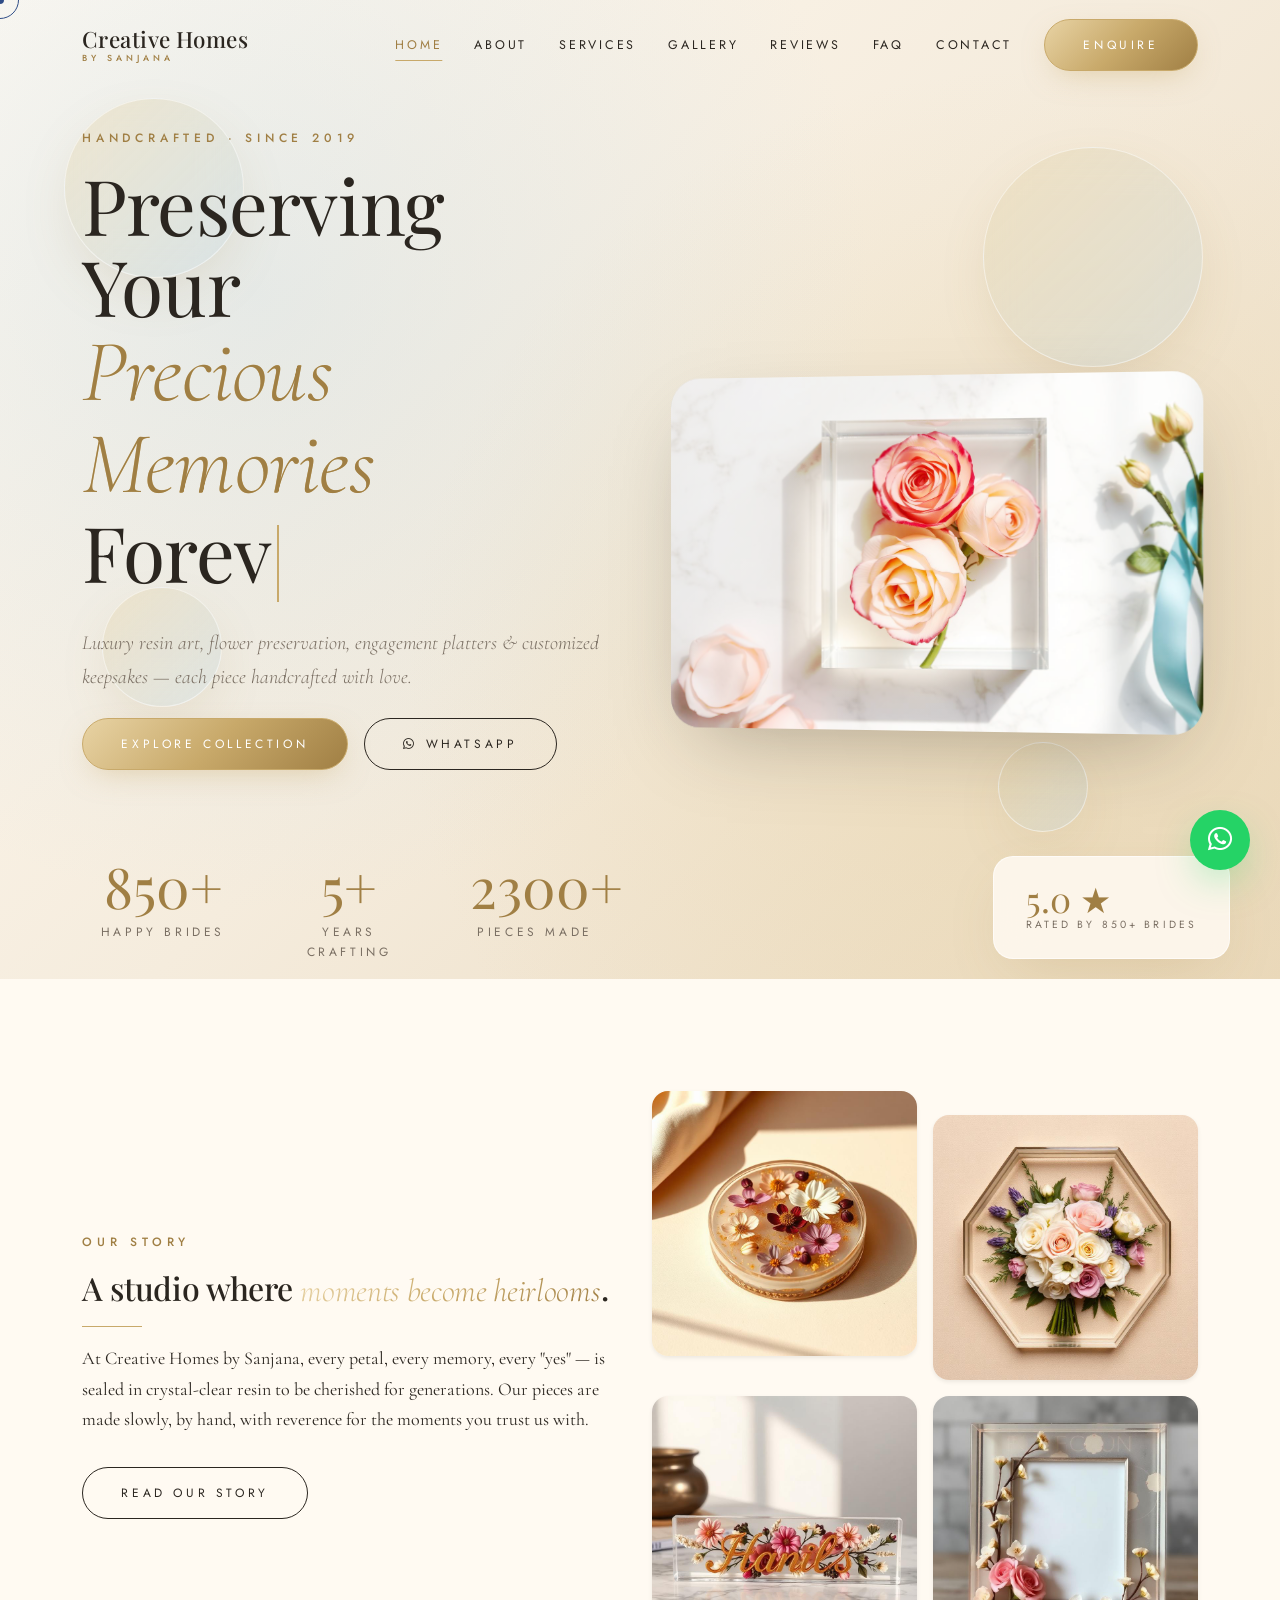
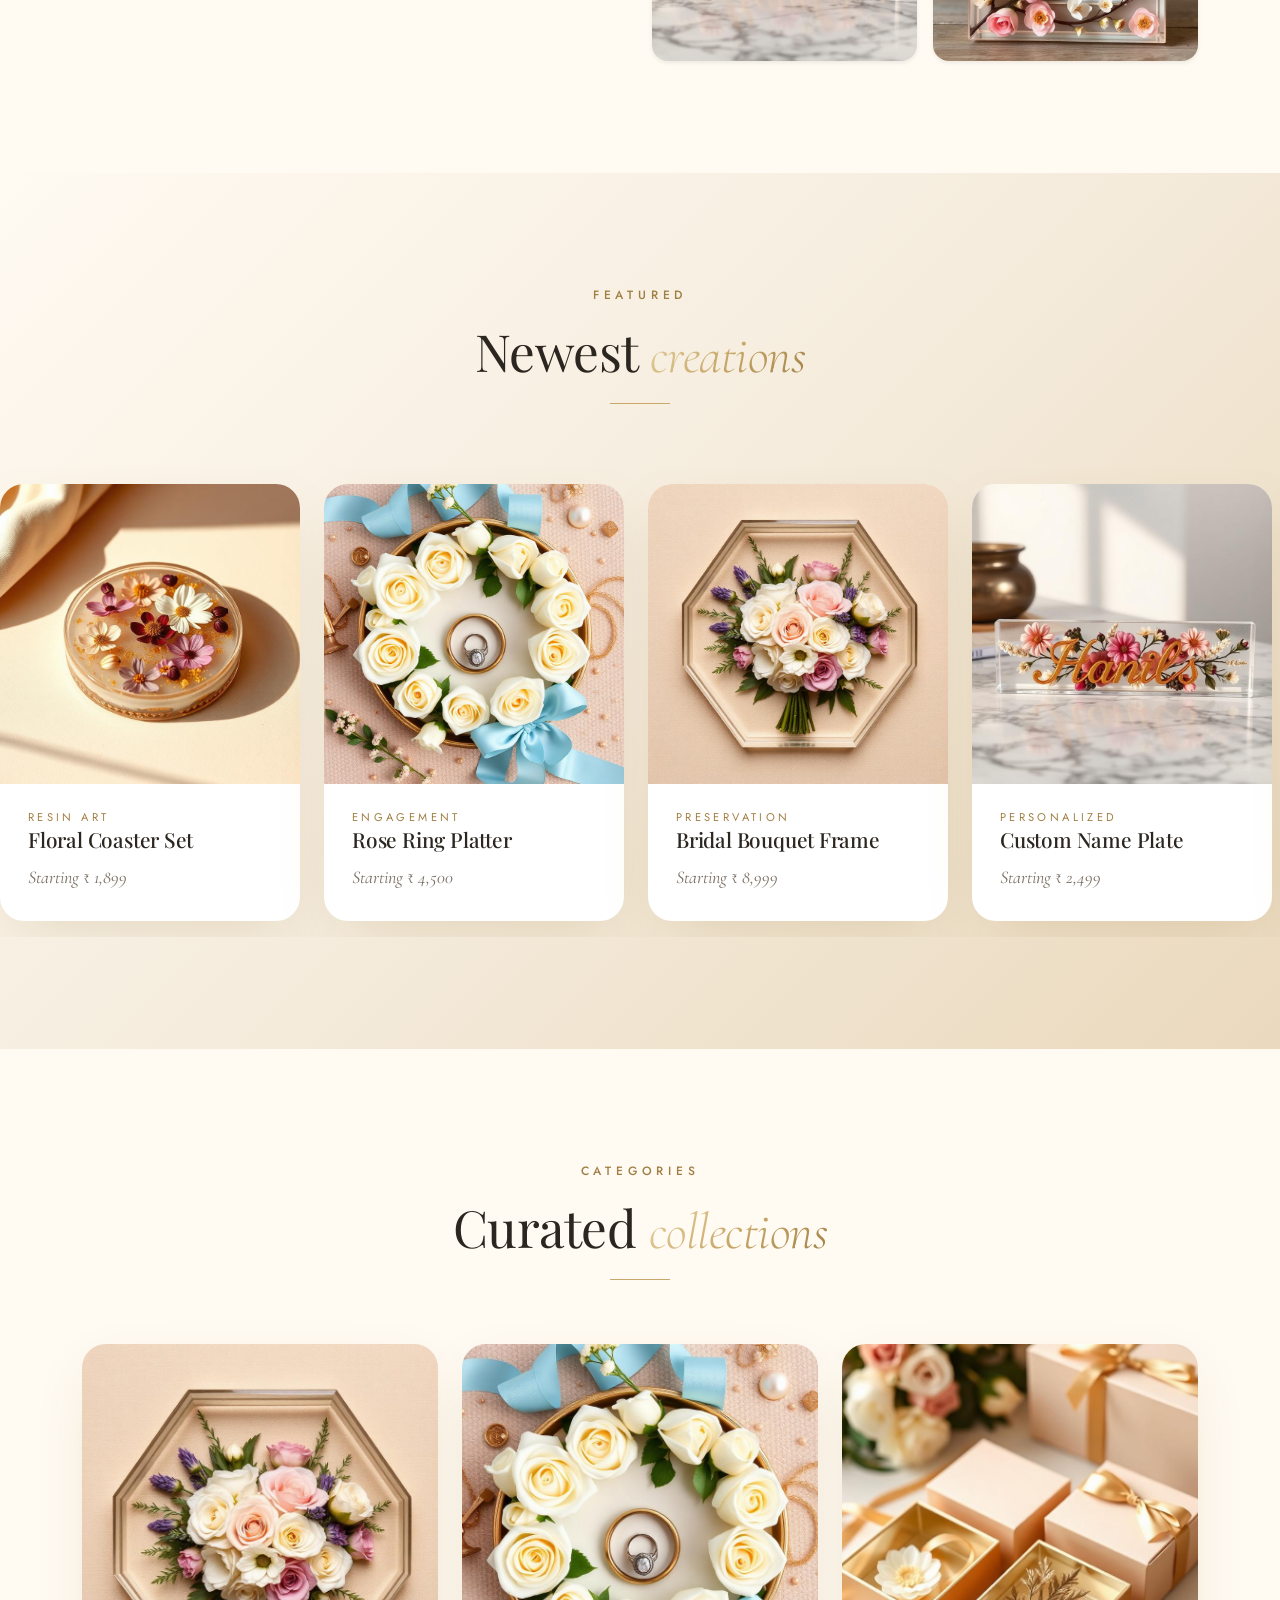
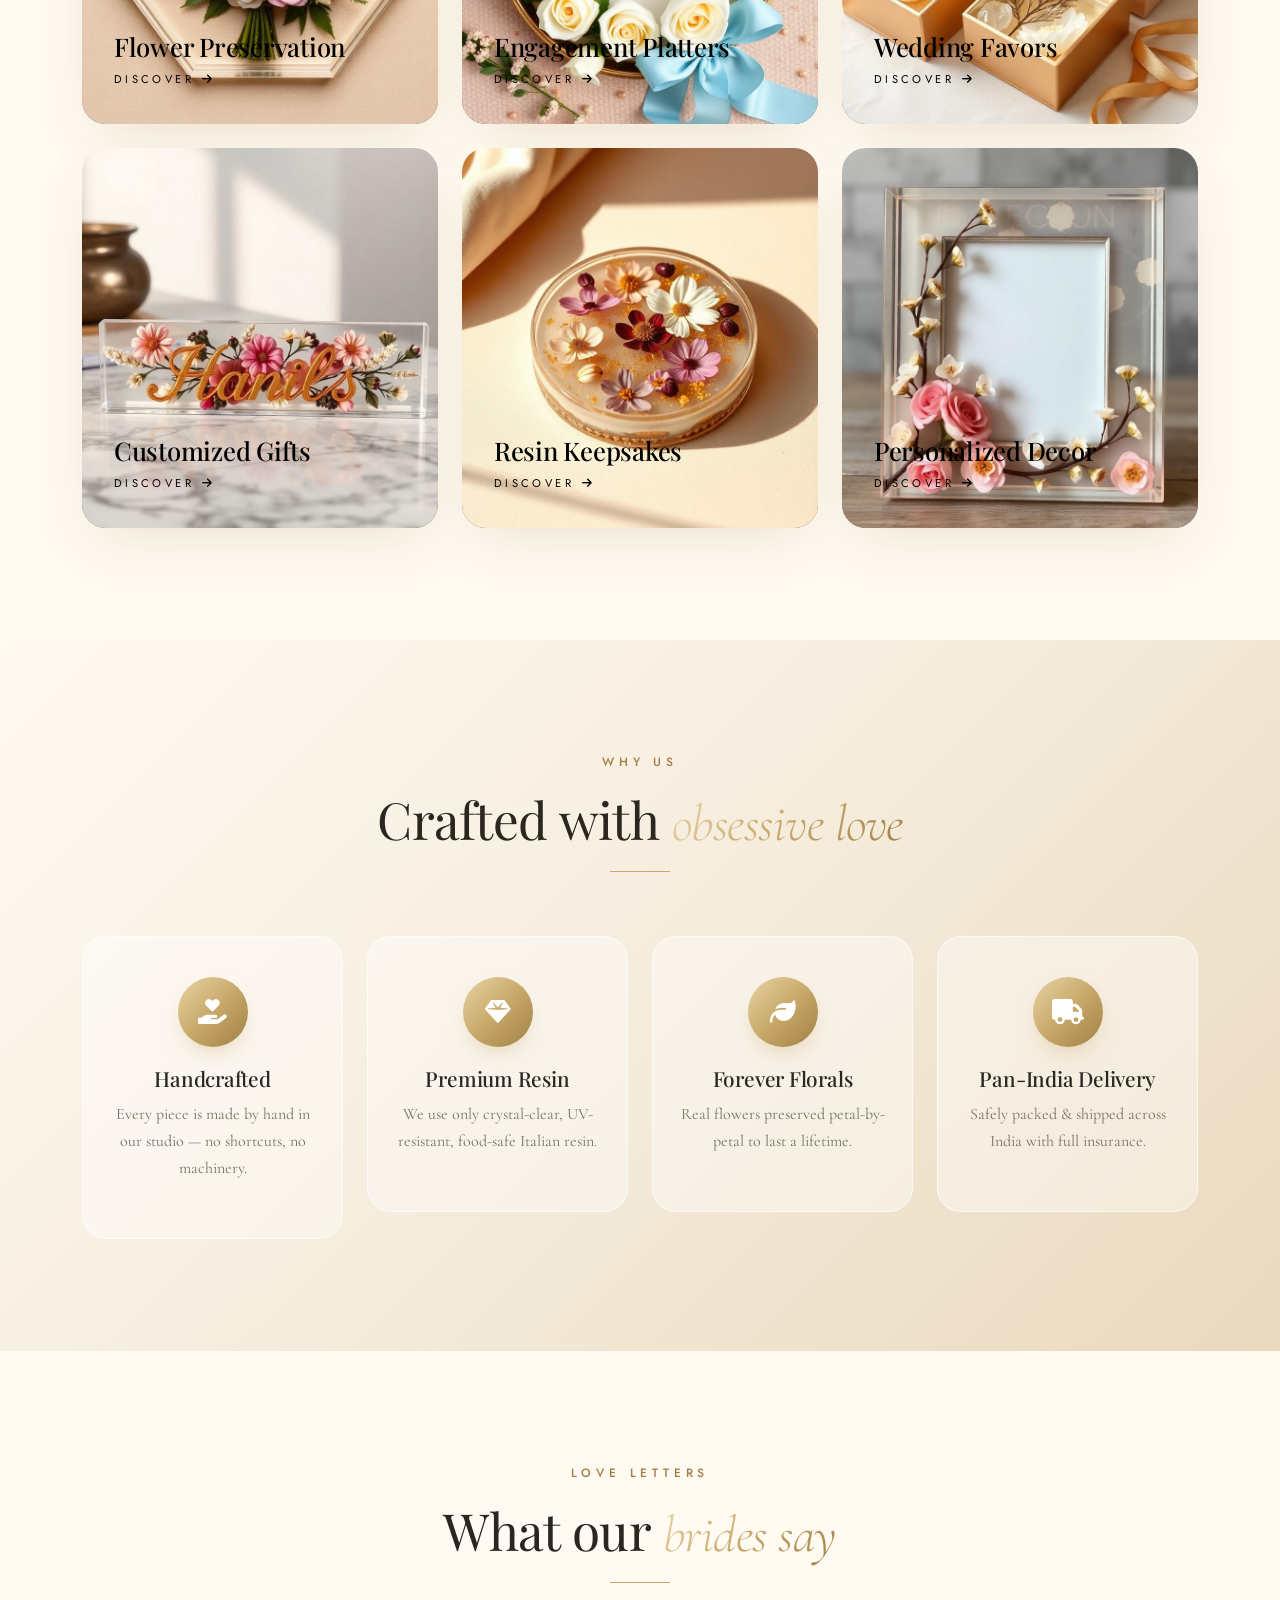
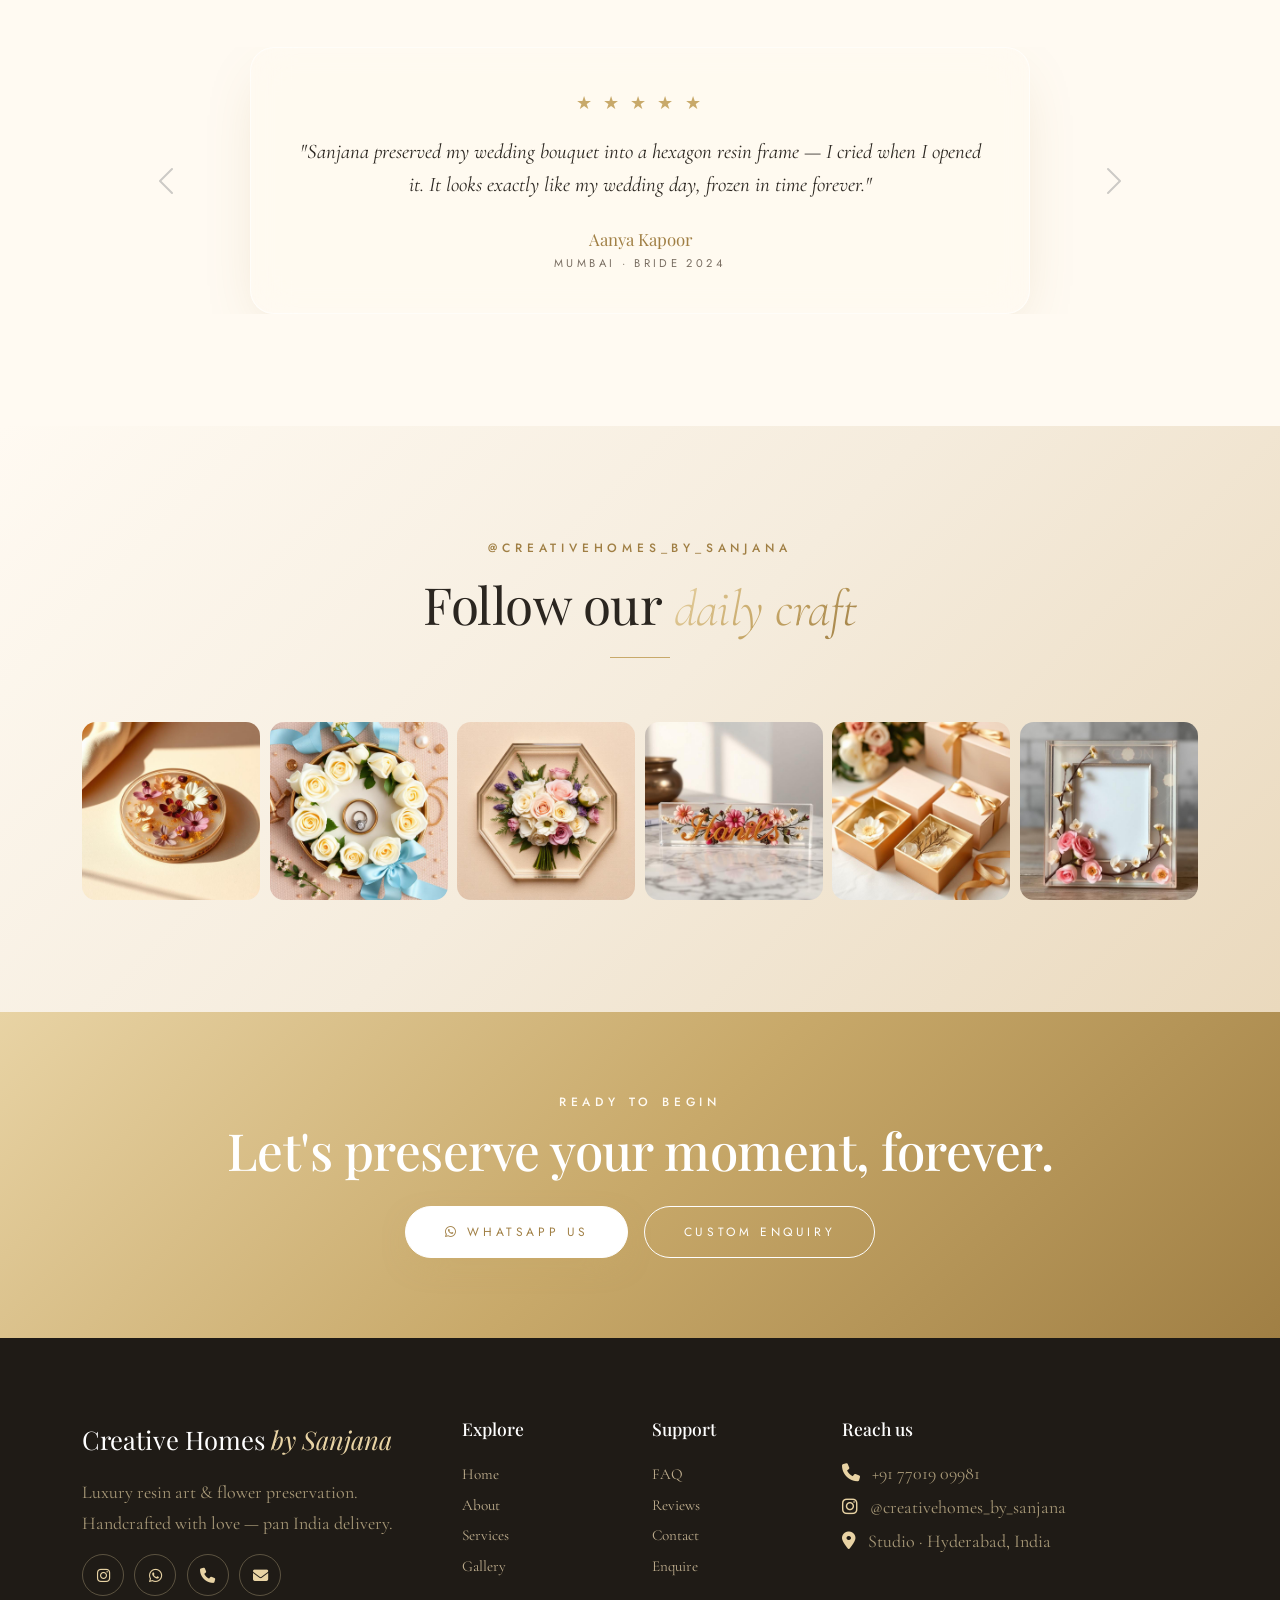
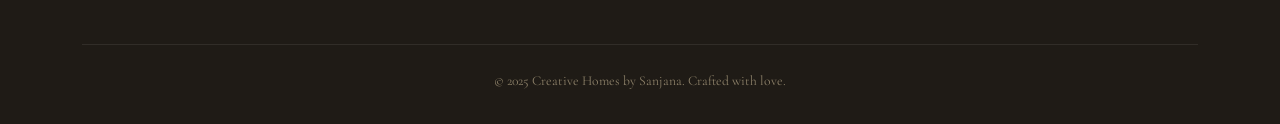
<file: index.html>
<!DOCTYPE html>
<html lang="en">
<head>
<meta charset="UTF-8" />
<meta name="viewport" content="width=device-width, initial-scale=1" />
<title>Creative Homes by Sanjana | Luxury Resin Art & Flower Preservation</title>
<meta name="description" content="Handcrafted resin art, flower preservation, engagement platters & customized keepsakes by Creative Homes by Sanjana." />
<link rel="preconnect" href="https://fonts.googleapis.com">
<link rel="preconnect" href="https://fonts.gstatic.com" crossorigin>
<link href="https://fonts.googleapis.com/css2?family=Playfair+Display:wght@400;500;600&family=Cormorant+Garamond:ital,wght@0,300;0,400;1,300;1,400&family=Jost:wght@300;400;500&display=swap" rel="stylesheet">
<link rel="stylesheet" href="https://cdn.jsdelivr.net/npm/bootstrap@5.3.3/dist/css/bootstrap.min.css">
<link rel="stylesheet" href="https://cdnjs.cloudflare.com/ajax/libs/font-awesome/6.5.0/css/all.min.css">
<link rel="stylesheet" href="CSS/style.css">
<link rel="stylesheet" href="CSS/responsive.css">
</head>
<body>

<!-- Loader -->
<div class="loader"><div class="loader-ring"></div><div class="loader-text">Creative Homes</div></div>
<div class="cursor-dot"></div><div class="cursor-ring"></div>
<div class="scroll-progress"></div>

<!-- Navbar -->
<nav class="navbar navbar-expand-lg fixed-top">
  <div class="container">
    <a class="brand navbar-brand" href="index.html">Creative Homes<small>by Sanjana</small></a>
    <button class="navbar-toggler" data-bs-toggle="collapse" data-bs-target="#nav"><i class="fa-solid fa-bars"></i></button>
    <div class="collapse navbar-collapse justify-content-end" id="nav">
      <ul class="navbar-nav align-items-lg-center">
        <li class="nav-item"><a class="nav-link" href="index.html">Home</a></li>
        <li class="nav-item"><a class="nav-link" href="about.html">About</a></li>
        <li class="nav-item"><a class="nav-link" href="services.html">Services</a></li>
        <li class="nav-item"><a class="nav-link" href="gallery.html">Gallery</a></li>
        <li class="nav-item"><a class="nav-link" href="testimonials.html">Reviews</a></li>
        <li class="nav-item"><a class="nav-link" href="faq.html">FAQ</a></li>
        <li class="nav-item"><a class="nav-link" href="contact.html">Contact</a></li>
        <li class="nav-item ms-lg-3"><a class="btn btn-luxe" href="enquiry.html">Enquire</a></li>
      </ul>
    </div>
  </div>
</nav>

<!-- Hero -->
<header class="hero">
  <div class="float-el f1"></div><div class="float-el f2"></div>
  <div class="float-el f3"></div><div class="float-el f4"></div>
  <div class="container position-relative">
    <div class="row align-items-center g-5">
      <div class="col-lg-6 reveal">
        <div class="eyebrow">Handcrafted · Since 2019</div>
        <h1 class="mt-3">Preserving Your
          <span class="display gold-text">Precious Memories</span>
          <span data-type='["Forever.","Beautifully.","With Love."]'></span><span class="type-cursor"></span>
        </h1>
        <p class="lead">Luxury resin art, flower preservation, engagement platters & customized keepsakes — each piece handcrafted with love.</p>
        <div class="mt-4 d-flex flex-wrap gap-3">
          <a href="services.html" class="btn btn-luxe">Explore Collection</a>
          <a href="https://wa.me/917701909981" target="_blank" class="btn btn-ghost"><i class="fa-brands fa-whatsapp me-2"></i>WhatsApp</a>
        </div>
        <div class="row mt-5 g-4">
          <div class="col-4"><div class="counter"><div class="num" data-count="850" data-suffix="+">0</div><div class="lbl">Happy Brides</div></div></div>
          <div class="col-4"><div class="counter"><div class="num" data-count="5" data-suffix="+">0</div><div class="lbl">Years Crafting</div></div></div>
          <div class="col-4"><div class="counter"><div class="num" data-count="2300" data-suffix="+">0</div><div class="lbl">Pieces Made</div></div></div>
        </div>
      </div>
      <div class="col-lg-6 reveal">
        <div class="hero-visual">
          <img src="Images/hero.jfif" alt="Preserved roses in luxury resin" />
        </div>
        <div class="hero-badge d-none d-md-block">
          <div class="num">5.0 ★</div>
          <div class="lbl">Rated by 850+ Brides</div>
        </div>
      </div>
    </div>
  </div>
</header>

<!-- Brand intro -->
<section>
  <div class="container">
    <div class="row align-items-center g-4">
      <div class="col-lg-6 reveal">
        <div class="eyebrow">Our Story</div>
        <h2 class="mt-3">A studio where <span class="display gold-text">moments become heirlooms</span>.</h2>
        <span class="divider mx-0"></span>
        <p class="mt-3">At Creative Homes by Sanjana, every petal, every memory, every "yes" — is sealed in crystal-clear resin to be cherished for generations. Our pieces are made slowly, by hand, with reverence for the moments you trust us with.</p>
        <a href="about.html" class="btn btn-ghost mt-3">Read Our Story</a>
      </div>
      <div class="col-lg-6 reveal">
        <div class="row g-3">
          <div class="col-6"><img src="Images/p1.jfif" class="img-fluid rounded-4 shadow-sm" alt="Resin coaster"></div>
          <div class="col-6"><img src="Images/p3.jfif" class="img-fluid rounded-4 shadow-sm mt-4" alt="Bouquet preservation"></div>
          <div class="col-6"><img src="Images/p4.jfif" class="img-fluid rounded-4 shadow-sm" alt="Name plate"></div>
          <div class="col-6"><img src="Images/p6.jfif" class="img-fluid rounded-4 shadow-sm mt-n4" alt="Photo frame"></div>
        </div>
      </div>
    </div>
  </div>
</section>

<!-- Featured products marquee -->
<section style="background:var(--grad-beige)">
  <div class="container">
    <div class="section-head reveal">
      <div class="eyebrow">Featured</div>
      <h2>Newest <span class="display gold-text">creations</span></h2>
      <span class="divider"></span>
    </div>
  </div>
  <div class="marquee">
    <div class="marquee-track">
      <!-- duplicated set for seamless loop -->
      <div class="product-card marquee-card"><div class="img-wrap"><img src="Images/p1.jfif" alt=""></div><div class="body"><div class="meta">Resin Art</div><h5>Floral Coaster Set</h5><div class="price">Starting ₹ 1,899</div></div></div>
      <div class="product-card marquee-card"><div class="img-wrap"><img src="Images/p2.jfif" alt=""></div><div class="body"><div class="meta">Engagement</div><h5>Rose Ring Platter</h5><div class="price">Starting ₹ 4,500</div></div></div>
      <div class="product-card marquee-card"><div class="img-wrap"><img src="Images/p3.jfif" alt=""></div><div class="body"><div class="meta">Preservation</div><h5>Bridal Bouquet Frame</h5><div class="price">Starting ₹ 8,999</div></div></div>
      <div class="product-card marquee-card"><div class="img-wrap"><img src="Images/p4.jfif" alt=""></div><div class="body"><div class="meta">Personalized</div><h5>Custom Name Plate</h5><div class="price">Starting ₹ 2,499</div></div></div>
      <div class="product-card marquee-card"><div class="img-wrap"><img src="Images/p5.jfif" alt=""></div><div class="body"><div class="meta">Wedding</div><h5>Return Favor Boxes</h5><div class="price">Starting ₹ 349</div></div></div>
      <div class="product-card marquee-card"><div class="img-wrap"><img src="Images/p6.jfif" alt=""></div><div class="body"><div class="meta">Keepsake</div><h5>Floral Photo Frame</h5><div class="price">Starting ₹ 1,799</div></div></div>
      <!-- repeat -->
      <div class="product-card marquee-card"><div class="img-wrap"><img src="Images/p1.jfif" alt=""></div><div class="body"><div class="meta">Resin Art</div><h5>Floral Coaster Set</h5><div class="price">Starting ₹ 1,899</div></div></div>
      <div class="product-card marquee-card"><div class="img-wrap"><img src="Images/p2.jfif" alt=""></div><div class="body"><div class="meta">Engagement</div><h5>Rose Ring Platter</h5><div class="price">Starting ₹ 4,500</div></div></div>
      <div class="product-card marquee-card"><div class="img-wrap"><img src="Images/p3.jfif" alt=""></div><div class="body"><div class="meta">Preservation</div><h5>Bridal Bouquet Frame</h5><div class="price">Starting ₹ 8,999</div></div></div>
      <div class="product-card marquee-card"><div class="img-wrap"><img src="Images/p4.jfif" alt=""></div><div class="body"><div class="meta">Personalized</div><h5>Custom Name Plate</h5><div class="price">Starting ₹ 2,499</div></div></div>
      <div class="product-card marquee-card"><div class="img-wrap"><img src="Images/p5.jfif" alt=""></div><div class="body"><div class="meta">Wedding</div><h5>Return Favor Boxes</h5><div class="price">Starting ₹ 349</div></div></div>
      <div class="product-card marquee-card"><div class="img-wrap"><img src="Images/p6.jfif" alt=""></div><div class="body"><div class="meta">Keepsake</div><h5>Floral Photo Frame</h5><div class="price">Starting ₹ 1,799</div></div></div>
    </div>
  </div>
</section>

<!-- Categories -->
<section>
  <div class="container">
    <div class="section-head reveal">
      <div class="eyebrow">Categories</div>
      <h2>Curated <span class="display gold-text">collections</span></h2>
      <span class="divider"></span>
    </div>
    <div class="row g-4">
      <div class="col-md-6 col-lg-4 reveal"><div class="cat-card"><img src="Images/p3.jfif" alt=""><div class="content"><h4>Flower Preservation</h4><span class="arrow">Discover <i class="fa-solid fa-arrow-right"></i></span></div></div></div>
      <div class="col-md-6 col-lg-4 reveal"><div class="cat-card"><img src="Images/p2.jfif" alt=""><div class="content"><h4>Engagement Platters</h4><span class="arrow">Discover <i class="fa-solid fa-arrow-right"></i></span></div></div></div>
      <div class="col-md-6 col-lg-4 reveal"><div class="cat-card"><img src="Images/p5.jfif" alt=""><div class="content"><h4>Wedding Favors</h4><span class="arrow">Discover <i class="fa-solid fa-arrow-right"></i></span></div></div></div>
      <div class="col-md-6 col-lg-4 reveal"><div class="cat-card"><img src="Images/p4.jfif" alt=""><div class="content"><h4>Customized Gifts</h4><span class="arrow">Discover <i class="fa-solid fa-arrow-right"></i></span></div></div></div>
      <div class="col-md-6 col-lg-4 reveal"><div class="cat-card"><img src="Images/p1.jfif" alt=""><div class="content"><h4>Resin Keepsakes</h4><span class="arrow">Discover <i class="fa-solid fa-arrow-right"></i></span></div></div></div>
      <div class="col-md-6 col-lg-4 reveal"><div class="cat-card"><img src="Images/p6.jfif" alt=""><div class="content"><h4>Personalized Decor</h4><span class="arrow">Discover <i class="fa-solid fa-arrow-right"></i></span></div></div></div>
    </div>
  </div>
</section>

<!-- Why us -->
<section style="background:var(--grad-beige)">
  <div class="container">
    <div class="section-head reveal">
      <div class="eyebrow">Why us</div>
      <h2>Crafted with <span class="display gold-text">obsessive love</span></h2>
      <span class="divider"></span>
    </div>
    <div class="row g-4">
      <div class="col-md-6 col-lg-3 reveal"><div class="feature"><div class="ico"><i class="fa-solid fa-hand-holding-heart"></i></div><h5>Handcrafted</h5><p>Every piece is made by hand in our studio — no shortcuts, no machinery.</p></div></div>
      <div class="col-md-6 col-lg-3 reveal"><div class="feature"><div class="ico"><i class="fa-solid fa-gem"></i></div><h5>Premium Resin</h5><p>We use only crystal-clear, UV-resistant, food-safe Italian resin.</p></div></div>
      <div class="col-md-6 col-lg-3 reveal"><div class="feature"><div class="ico"><i class="fa-solid fa-leaf"></i></div><h5>Forever Florals</h5><p>Real flowers preserved petal-by-petal to last a lifetime.</p></div></div>
      <div class="col-md-6 col-lg-3 reveal"><div class="feature"><div class="ico"><i class="fa-solid fa-truck"></i></div><h5>Pan-India Delivery</h5><p>Safely packed & shipped across India with full insurance.</p></div></div>
    </div>
  </div>
</section>

<!-- Testimonials carousel -->
<section>
  <div class="container">
    <div class="section-head reveal">
      <div class="eyebrow">Love letters</div>
      <h2>What our <span class="display gold-text">brides say</span></h2>
      <span class="divider"></span>
    </div>
    <div id="tcar" class="carousel slide reveal" data-bs-ride="carousel" data-bs-interval="5000">
      <div class="carousel-inner">
        <div class="carousel-item active"><div class="testimonial glass mx-auto" style="max-width:780px">
          <div class="stars">★ ★ ★ ★ ★</div>
          <p class="quote">"Sanjana preserved my wedding bouquet into a hexagon resin frame — I cried when I opened it. It looks exactly like my wedding day, frozen in time forever."</p>
          <div class="author">Aanya Kapoor</div><div class="role">Mumbai · Bride 2024</div>
        </div></div>
        <div class="carousel-item"><div class="testimonial glass mx-auto" style="max-width:780px">
          <div class="stars">★ ★ ★ ★ ★</div>
          <p class="quote">"The engagement platter was the centrepiece of our ceremony. Guests kept asking where we ordered from. Premium quality, fast delivery, beautiful packaging."</p>
          <div class="author">Riya Sharma</div><div class="role">Delhi · Engagement</div>
        </div></div>
        <div class="carousel-item"><div class="testimonial glass mx-auto" style="max-width:780px">
          <div class="stars">★ ★ ★ ★ ★</div>
          <p class="quote">"We ordered 150 customized return favors. Each one was wrapped like a tiny luxury gift. Worth every rupee. Will order again for our anniversary."</p>
          <div class="author">Meera & Arjun</div><div class="role">Bangalore · Wedding</div>
        </div></div>
      </div>
      <button class="carousel-control-prev" data-bs-target="#tcar" data-bs-slide="prev"><span class="carousel-control-prev-icon" style="filter:invert(.4)"></span></button>
      <button class="carousel-control-next" data-bs-target="#tcar" data-bs-slide="next"><span class="carousel-control-next-icon" style="filter:invert(.4)"></span></button>
    </div>
  </div>
</section>

<!-- Instagram -->
<section style="background:var(--grad-beige)">
  <div class="container">
    <div class="section-head reveal">
      <div class="eyebrow">@creativehomes_by_sanjana</div>
      <h2>Follow our <span class="display gold-text">daily craft</span></h2>
      <span class="divider"></span>
    </div>
    <div class="insta-grid reveal">
      <a href="https://instagram.com/creativehomes_by_sanjana" target="_blank" class="ig"><img src="Images/p1.jfif" alt=""></a>
      <a href="https://instagram.com/creativehomes_by_sanjana" target="_blank" class="ig"><img src="Images/p2.jfif" alt=""></a>
      <a href="https://instagram.com/creativehomes_by_sanjana" target="_blank" class="ig"><img src="Images/p3.jfif" alt=""></a>
      <a href="https://instagram.com/creativehomes_by_sanjana" target="_blank" class="ig"><img src="Images/p4.jfif" alt=""></a>
      <a href="https://instagram.com/creativehomes_by_sanjana" target="_blank" class="ig"><img src="Images/p5.jfif" alt=""></a>
      <a href="https://instagram.com/creativehomes_by_sanjana" target="_blank" class="ig"><img src="Images/p6.jfif" alt=""></a>
    </div>
  </div>
</section>

<!-- CTA strip -->
<section class="cta-strip">
  <div class="container reveal">
    <div class="eyebrow" style="color:#fffaf2">Ready to begin</div>
    <h2 class="mt-2">Let's preserve your moment, forever.</h2>
    <div class="d-flex justify-content-center gap-3 flex-wrap mt-4">
      <a href="https://wa.me/917701909981" target="_blank" class="btn btn-luxe"><i class="fa-brands fa-whatsapp me-2"></i>WhatsApp Us</a>
      <a href="enquiry.html" class="btn btn-ghost">Custom Enquiry</a>
    </div>
  </div>
</section>

<!-- Footer (shared) -->
<footer class="footer">
  <div class="container">
    <div class="row g-4">
      <div class="col-lg-4">
        <div class="brand-f">Creative Homes <em style="color:var(--gold-light)">by Sanjana</em></div>
        <p class="mt-3" style="color:#a89978">Luxury resin art & flower preservation. Handcrafted with love — pan India delivery.</p>
        <div class="social mt-3">
          <a href="https://instagram.com/creativehomes_by_sanjana" target="_blank"><i class="fa-brands fa-instagram"></i></a>
          <a href="https://wa.me/917701909981" target="_blank"><i class="fa-brands fa-whatsapp"></i></a>
          <a href="tel:+917701909981"><i class="fa-solid fa-phone"></i></a>
          <a href="mailto:hello@creativehomes.in"><i class="fa-solid fa-envelope"></i></a>
        </div>
      </div>
      <div class="col-6 col-lg-2"><h6>Explore</h6>
        <div><a href="index.html">Home</a></div><div><a href="about.html">About</a></div>
        <div><a href="services.html">Services</a></div><div><a href="gallery.html">Gallery</a></div>
      </div>
      <div class="col-6 col-lg-2"><h6>Support</h6>
        <div><a href="faq.html">FAQ</a></div><div><a href="testimonials.html">Reviews</a></div>
        <div><a href="contact.html">Contact</a></div><div><a href="enquiry.html">Enquire</a></div>
      </div>
      <div class="col-lg-4"><h6>Reach us</h6>
        <p style="color:#a89978;margin:.2rem 0"><i class="fa-solid fa-phone me-2" style="color:var(--gold-light)"></i> +91 77019 09981</p>
        <p style="color:#a89978;margin:.2rem 0"><i class="fa-brands fa-instagram me-2" style="color:var(--gold-light)"></i> @creativehomes_by_sanjana</p>
        <p style="color:#a89978;margin:.2rem 0"><i class="fa-solid fa-location-dot me-2" style="color:var(--gold-light)"></i> Studio · Hyderabad, India</p>
      </div>
    </div>
    <div class="copy text-center">© 2025 Creative Homes by Sanjana. Crafted with love.</div>
  </div>
</footer>

<a class="fab-wa" href="https://wa.me/917701909981" target="_blank" aria-label="WhatsApp"><i class="fa-brands fa-whatsapp"></i></a>
<button class="back-top" aria-label="Top"><i class="fa-solid fa-arrow-up"></i></button>

<script src="https://cdn.jsdelivr.net/npm/bootstrap@5.3.3/dist/js/bootstrap.bundle.min.js"></script>
<script src="JS/main.js"></script>
</body>
</html>
</file>
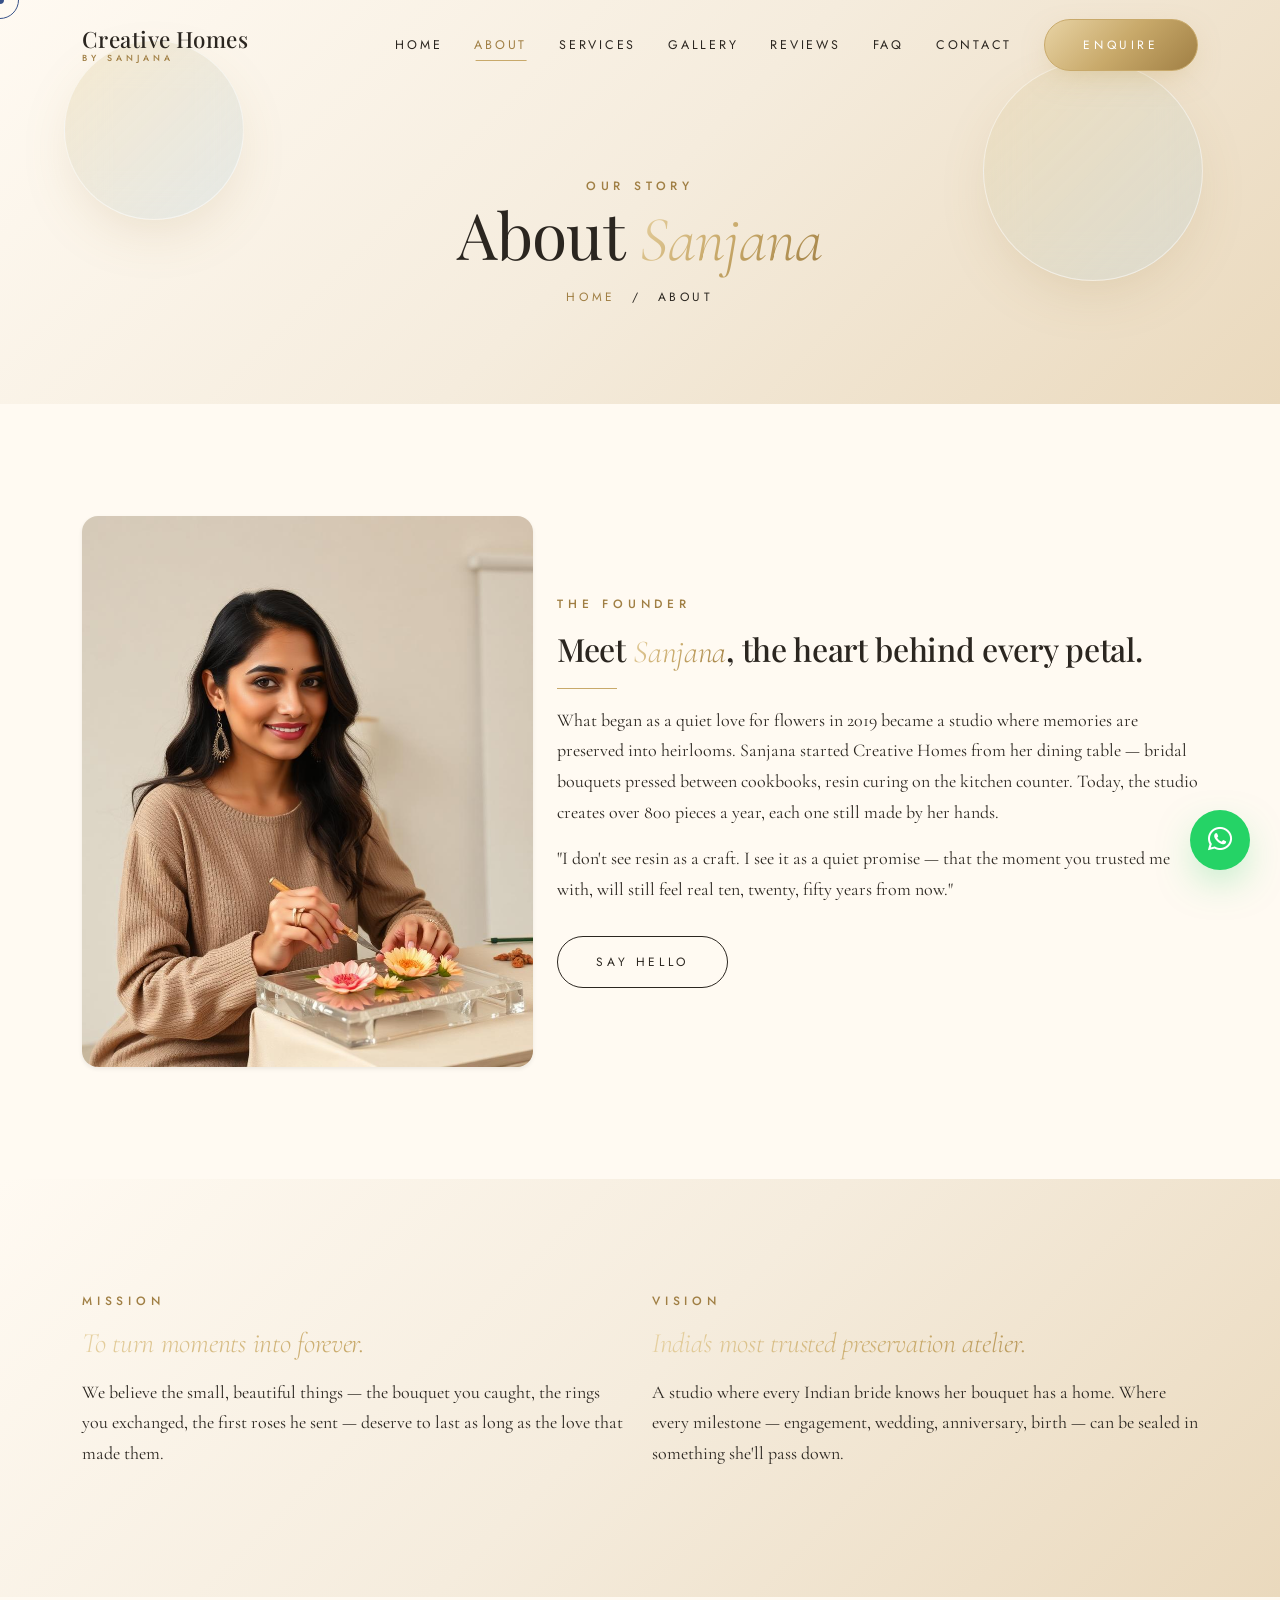
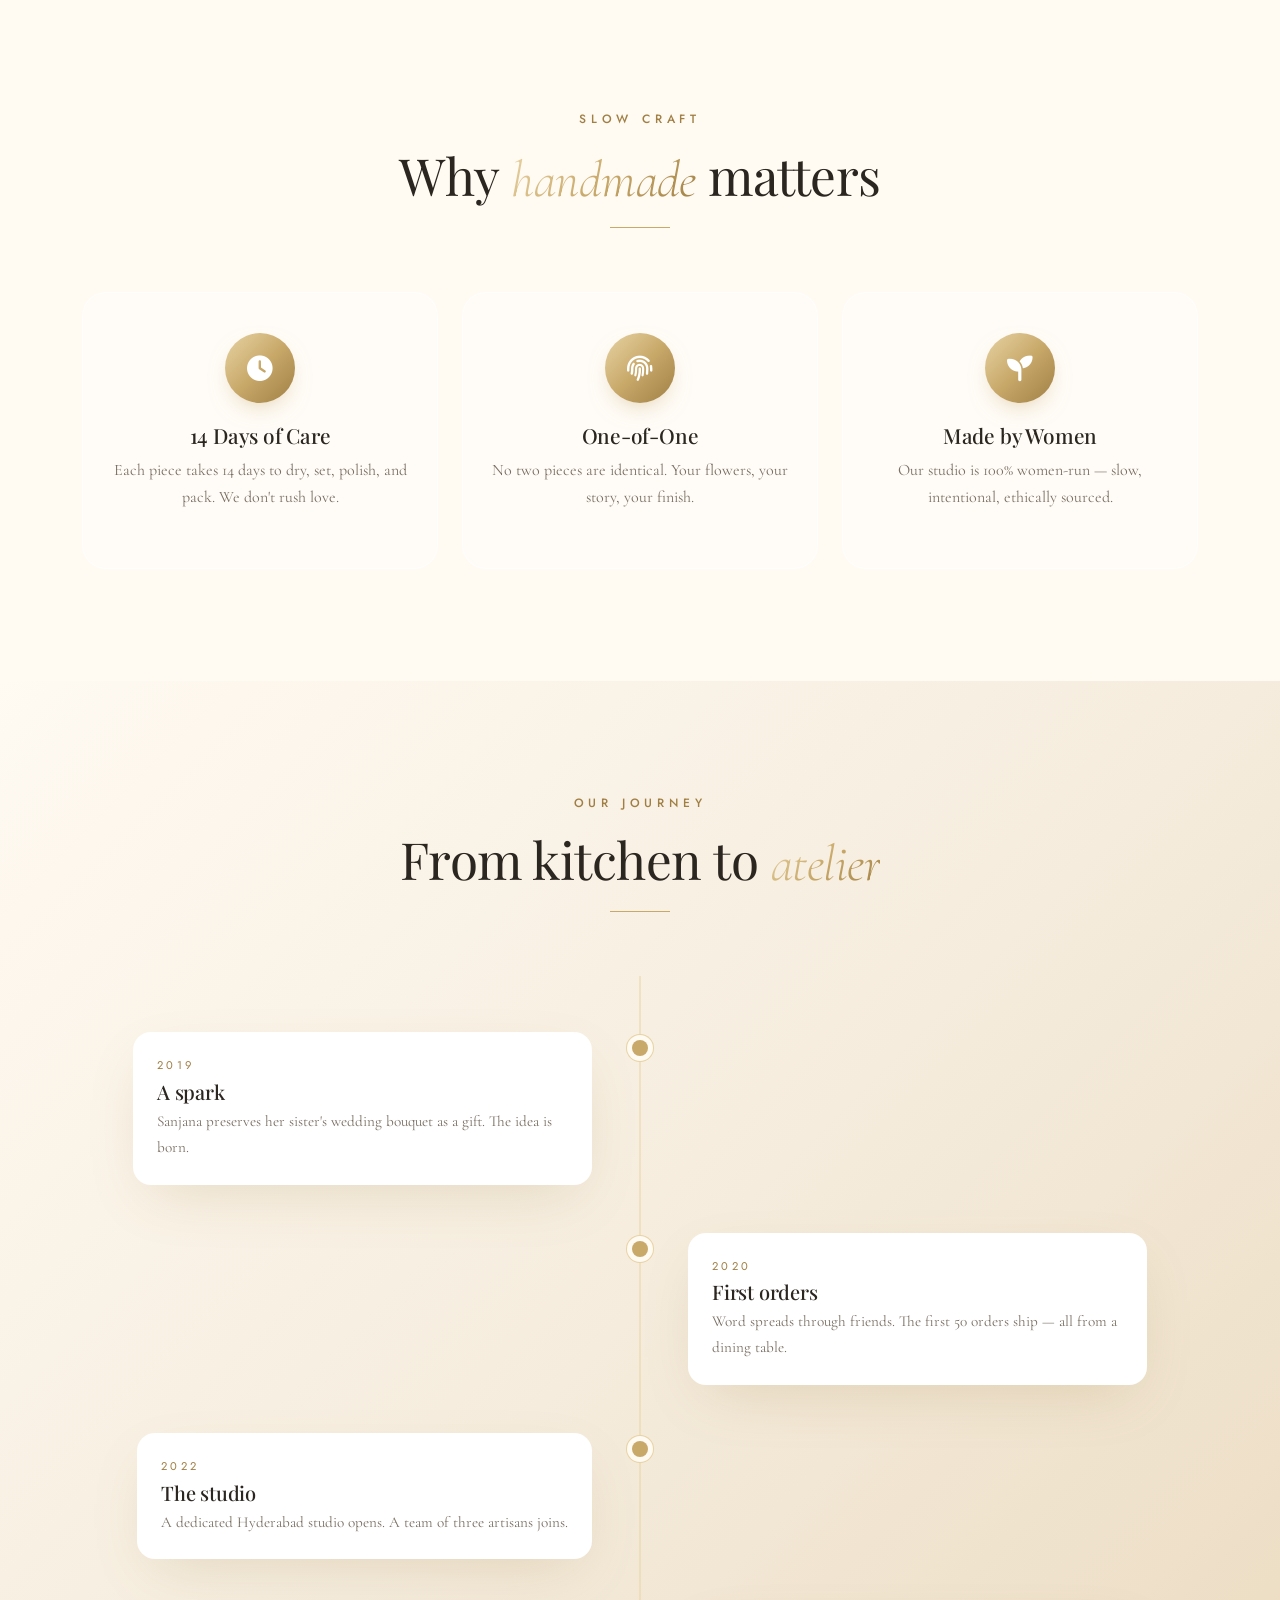
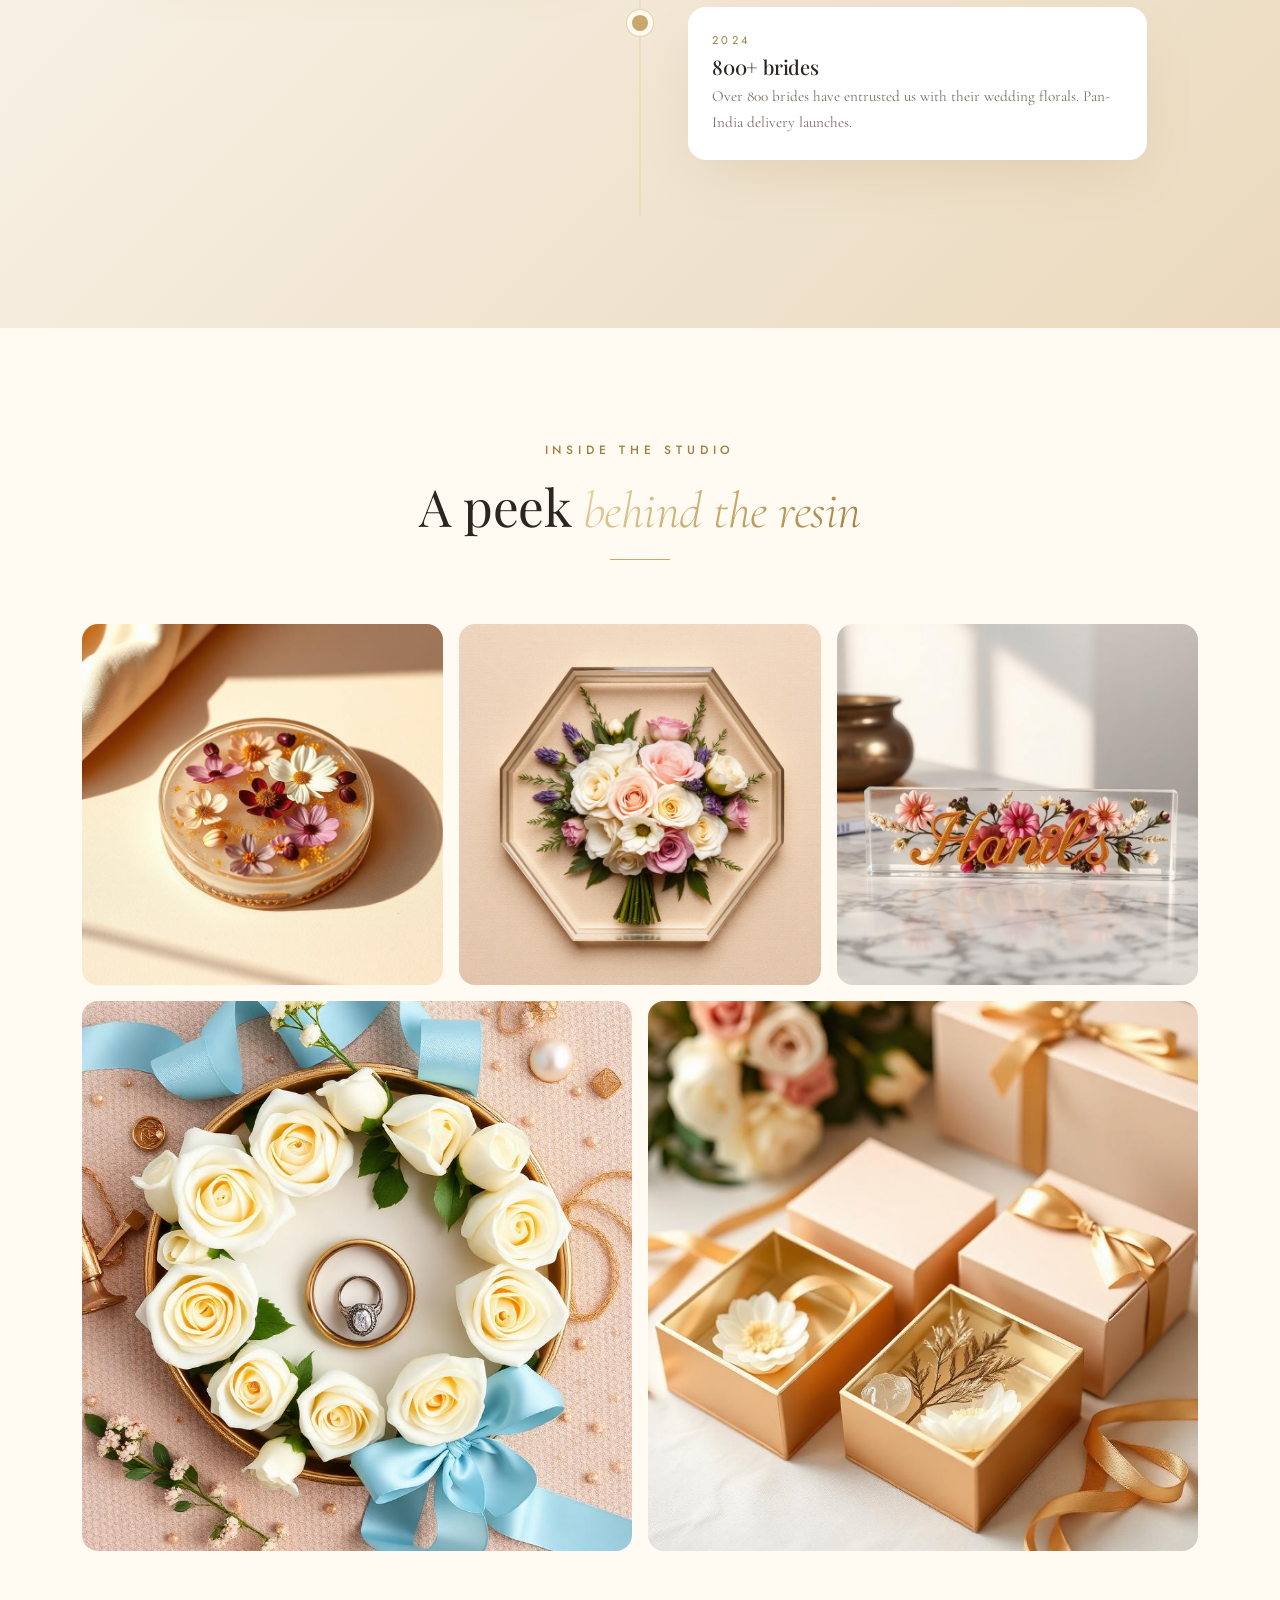
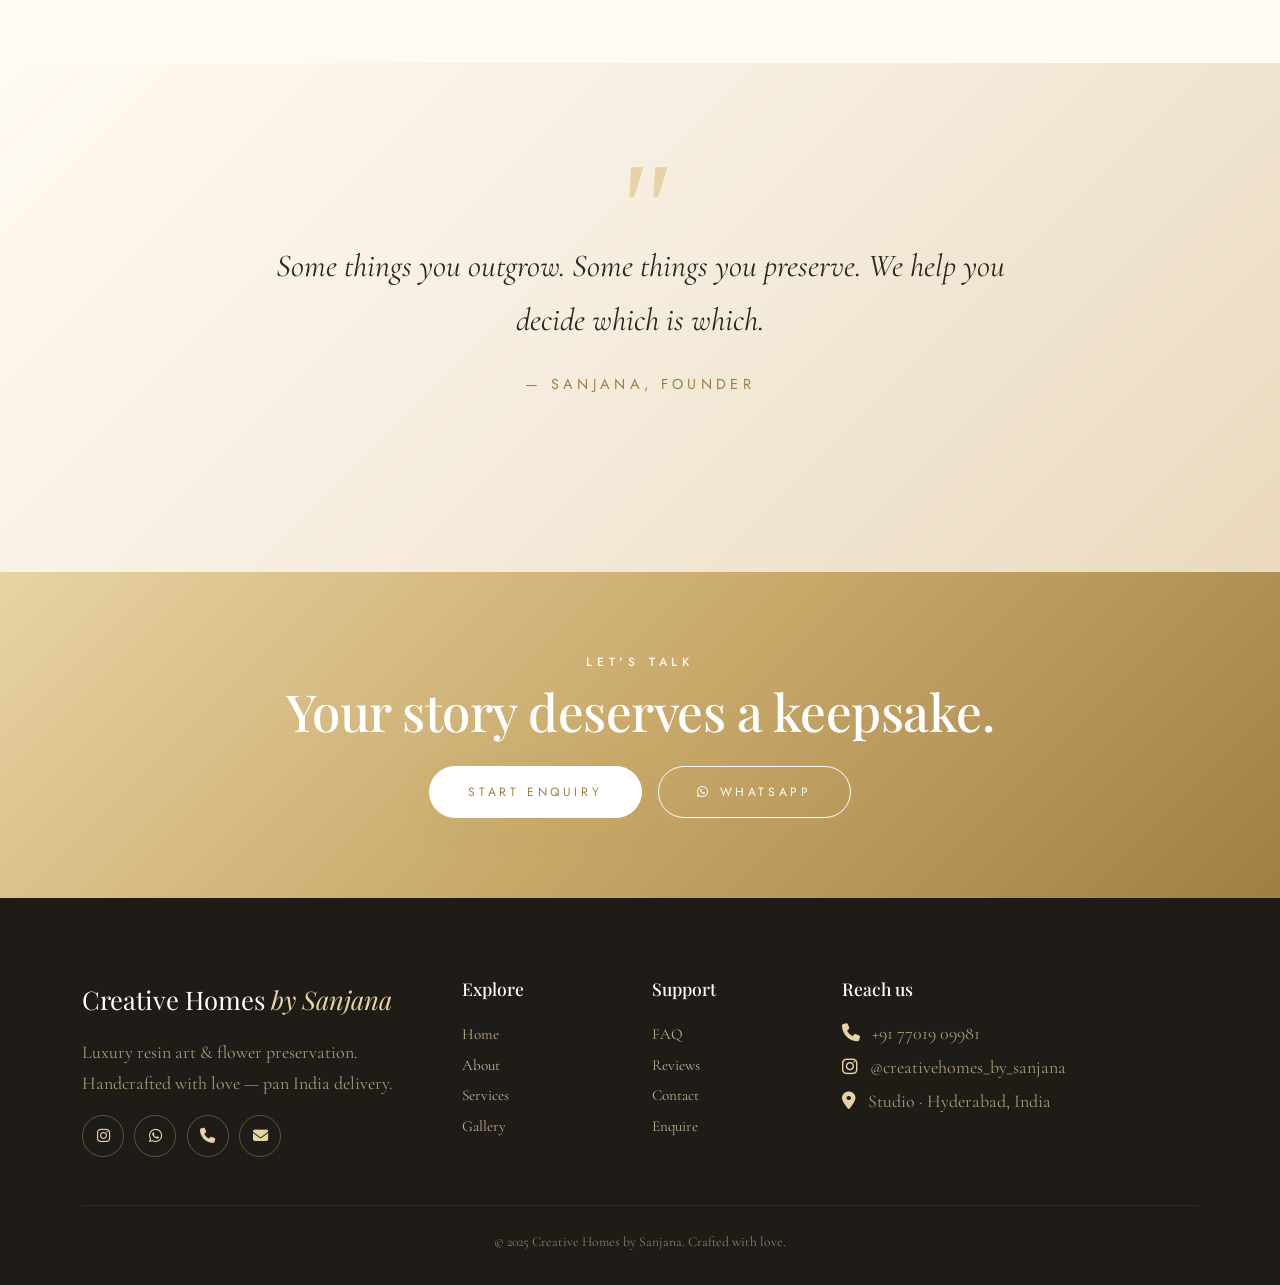
<file: about.html>
<!DOCTYPE html>
<html lang="en">
<head>
<meta charset="UTF-8" /><meta name="viewport" content="width=device-width, initial-scale=1" />
<title>About | Creative Homes by Sanjana</title>
<meta name="description" content="The story behind Creative Homes by Sanjana — a luxury resin art studio crafting heirloom keepsakes by hand." />
<link rel="preconnect" href="https://fonts.googleapis.com"><link rel="preconnect" href="https://fonts.gstatic.com" crossorigin>
<link href="https://fonts.googleapis.com/css2?family=Playfair+Display:wght@400;500;600&family=Cormorant+Garamond:ital,wght@0,300;0,400;1,300;1,400&family=Jost:wght@300;400;500&display=swap" rel="stylesheet">
<link rel="stylesheet" href="https://cdn.jsdelivr.net/npm/bootstrap@5.3.3/dist/css/bootstrap.min.css">
<link rel="stylesheet" href="https://cdnjs.cloudflare.com/ajax/libs/font-awesome/6.5.0/css/all.min.css">
<link rel="stylesheet" href="CSS/style.css"><link rel="stylesheet" href="CSS/responsive.css">
</head>
<body>
<div class="loader"><div class="loader-ring"></div><div class="loader-text">Creative Homes</div></div>
<div class="cursor-dot"></div><div class="cursor-ring"></div><div class="scroll-progress"></div>

<nav class="navbar navbar-expand-lg fixed-top">
  <div class="container">
    <a class="brand navbar-brand" href="index.html">Creative Homes<small>by Sanjana</small></a>
    <button class="navbar-toggler" data-bs-toggle="collapse" data-bs-target="#nav"><i class="fa-solid fa-bars"></i></button>
    <div class="collapse navbar-collapse justify-content-end" id="nav">
      <ul class="navbar-nav align-items-lg-center">
        <li class="nav-item"><a class="nav-link" href="index.html">Home</a></li>
        <li class="nav-item"><a class="nav-link" href="about.html">About</a></li>
        <li class="nav-item"><a class="nav-link" href="services.html">Services</a></li>
        <li class="nav-item"><a class="nav-link" href="gallery.html">Gallery</a></li>
        <li class="nav-item"><a class="nav-link" href="testimonials.html">Reviews</a></li>
        <li class="nav-item"><a class="nav-link" href="faq.html">FAQ</a></li>
        <li class="nav-item"><a class="nav-link" href="contact.html">Contact</a></li>
        <li class="nav-item ms-lg-3"><a class="btn btn-luxe" href="enquiry.html">Enquire</a></li>
      </ul>
    </div>
  </div>
</nav>

<header class="page-header">
  <div class="float-el f1"></div><div class="float-el f3"></div>
  <div class="container position-relative">
    <div class="eyebrow">Our Story</div>
    <h1>About <span class="display gold-text">Sanjana</span></h1>
    <nav class="breadcrumb"><a href="index.html">Home</a><span class="mx-3">/</span><span>About</span></nav>
  </div>
</header>

<!-- Founder -->
<section>
  <div class="container">
    <div class="row align-items-center g-4">
      <div class="col-lg-5 reveal">
        <img src="Images/Founder1.jfif" class="img-fluid rounded-4 shadow-sm" alt="Founder Sanjana">
      </div>
      <div class="col-lg-7 reveal">
        <div class="eyebrow">The Founder</div>
        <h2 class="mt-3">Meet <span class="display gold-text">Sanjana</span>, the heart behind every petal.</h2>
        <span class="divider mx-0"></span>
        <p class="mt-3">What began as a quiet love for flowers in 2019 became a studio where memories are preserved into heirlooms. Sanjana started Creative Homes from her dining table — bridal bouquets pressed between cookbooks, resin curing on the kitchen counter. Today, the studio creates over 800 pieces a year, each one still made by her hands.</p>
        <p>"I don't see resin as a craft. I see it as a quiet promise — that the moment you trusted me with, will still feel real ten, twenty, fifty years from now."</p>
        <a href="contact.html" class="btn btn-ghost mt-3">Say Hello</a>
      </div>
    </div>
  </div>
</section>

<!-- Brand story -->
<section style="background:var(--grad-beige)">
  <div class="container">
    <div class="row g-4">
      <div class="col-md-6 reveal">
        <div class="eyebrow">Mission</div>
        <h3 class="mt-3 display gold-text">To turn moments into forever.</h3>
        <p class="mt-3">We believe the small, beautiful things — the bouquet you caught, the rings you exchanged, the first roses he sent — deserve to last as long as the love that made them.</p>
      </div>
      <div class="col-md-6 reveal">
        <div class="eyebrow">Vision</div>
        <h3 class="mt-3 display gold-text">India's most trusted preservation atelier.</h3>
        <p class="mt-3">A studio where every Indian bride knows her bouquet has a home. Where every milestone — engagement, wedding, anniversary, birth — can be sealed in something she'll pass down.</p>
      </div>
    </div>
  </div>
</section>

<!-- Why handmade -->
<section>
  <div class="container">
    <div class="section-head reveal">
      <div class="eyebrow">Slow craft</div>
      <h2>Why <span class="display gold-text">handmade</span> matters</h2>
      <span class="divider"></span>
    </div>
    <div class="row g-4">
      <div class="col-md-4 reveal"><div class="feature"><div class="ico"><i class="fa-solid fa-clock"></i></div><h5>14 Days of Care</h5><p>Each piece takes 14 days to dry, set, polish, and pack. We don't rush love.</p></div></div>
      <div class="col-md-4 reveal"><div class="feature"><div class="ico"><i class="fa-solid fa-fingerprint"></i></div><h5>One-of-One</h5><p>No two pieces are identical. Your flowers, your story, your finish.</p></div></div>
      <div class="col-md-4 reveal"><div class="feature"><div class="ico"><i class="fa-solid fa-seedling"></i></div><h5>Made by Women</h5><p>Our studio is 100% women-run — slow, intentional, ethically sourced.</p></div></div>
    </div>
  </div>
</section>

<!-- Timeline -->
<section style="background:var(--grad-beige)">
  <div class="container">
    <div class="section-head reveal">
      <div class="eyebrow">Our journey</div>
      <h2>From kitchen to <span class="display gold-text">atelier</span></h2>
      <span class="divider"></span>
    </div>
    <div class="timeline">
      <div class="tl-item reveal"><div class="card-tl"><div class="year">2019</div><h5>A spark</h5><p>Sanjana preserves her sister's wedding bouquet as a gift. The idea is born.</p></div><span class="dot"></span></div>
      <div class="tl-item reveal"><div class="card-tl"><div class="year">2020</div><h5>First orders</h5><p>Word spreads through friends. The first 50 orders ship — all from a dining table.</p></div><span class="dot"></span></div>
      <div class="tl-item reveal"><div class="card-tl"><div class="year">2022</div><h5>The studio</h5><p>A dedicated Hyderabad studio opens. A team of three artisans joins.</p></div><span class="dot"></span></div>
      <div class="tl-item reveal"><div class="card-tl"><div class="year">2024</div><h5>800+ brides</h5><p>Over 800 brides have entrusted us with their wedding florals. Pan-India delivery launches.</p></div><span class="dot"></span></div>
    </div>
  </div>
</section>

<!-- Image gallery -->
<section>
  <div class="container">
    <div class="section-head reveal"><div class="eyebrow">Inside the studio</div><h2>A peek <span class="display gold-text">behind the resin</span></h2><span class="divider"></span></div>
    <div class="row g-3">
      <div class="col-md-4 reveal"><img src="Images/p1.jfif" class="img-fluid rounded-4" alt=""></div>
      <div class="col-md-4 reveal"><img src="Images/p3.jfif" class="img-fluid rounded-4" alt=""></div>
      <div class="col-md-4 reveal"><img src="Images/p4.jfif" class="img-fluid rounded-4" alt=""></div>
      <div class="col-md-6 reveal"><img src="Images/p2.jfif" class="img-fluid rounded-4" alt=""></div>
      <div class="col-md-6 reveal"><img src="Images/p5.jfif" class="img-fluid rounded-4" alt=""></div>
    </div>
  </div>
</section>

<!-- Quote -->
<section style="background:var(--grad-beige)">
  <div class="container">
    <div class="quote-block reveal">
      Some things you outgrow. Some things you preserve. We help you decide which is which.
      <cite>— Sanjana, Founder</cite>
    </div>
  </div>
</section>

<section class="cta-strip">
  <div class="container reveal">
    <div class="eyebrow" style="color:#fffaf2">Let's talk</div>
    <h2 class="mt-2">Your story deserves a keepsake.</h2>
    <div class="d-flex justify-content-center gap-3 flex-wrap mt-4">
      <a href="enquiry.html" class="btn btn-luxe">Start Enquiry</a>
      <a href="https://wa.me/917701909981" target="_blank" class="btn btn-ghost"><i class="fa-brands fa-whatsapp me-2"></i>WhatsApp</a>
    </div>
  </div>
</section>

<footer class="footer">
  <div class="container">
    <div class="row g-4">
      <div class="col-lg-4">
        <div class="brand-f">Creative Homes <em style="color:var(--gold-light)">by Sanjana</em></div>
        <p class="mt-3" style="color:#a89978">Luxury resin art & flower preservation. Handcrafted with love — pan India delivery.</p>
        <div class="social mt-3">
          <a href="https://instagram.com/creativehomes_by_sanjana" target="_blank"><i class="fa-brands fa-instagram"></i></a>
          <a href="https://wa.me/917701909981" target="_blank"><i class="fa-brands fa-whatsapp"></i></a>
          <a href="tel:+917701909981"><i class="fa-solid fa-phone"></i></a>
          <a href="mailto:hello@creativehomes.in"><i class="fa-solid fa-envelope"></i></a>
        </div>
      </div>
      <div class="col-6 col-lg-2"><h6>Explore</h6><div><a href="index.html">Home</a></div><div><a href="about.html">About</a></div><div><a href="services.html">Services</a></div><div><a href="gallery.html">Gallery</a></div></div>
      <div class="col-6 col-lg-2"><h6>Support</h6><div><a href="faq.html">FAQ</a></div><div><a href="testimonials.html">Reviews</a></div><div><a href="contact.html">Contact</a></div><div><a href="enquiry.html">Enquire</a></div></div>
      <div class="col-lg-4"><h6>Reach us</h6>
        <p style="color:#a89978;margin:.2rem 0"><i class="fa-solid fa-phone me-2" style="color:var(--gold-light)"></i> +91 77019 09981</p>
        <p style="color:#a89978;margin:.2rem 0"><i class="fa-brands fa-instagram me-2" style="color:var(--gold-light)"></i> @creativehomes_by_sanjana</p>
        <p style="color:#a89978;margin:.2rem 0"><i class="fa-solid fa-location-dot me-2" style="color:var(--gold-light)"></i> Studio · Hyderabad, India</p>
      </div>
    </div>
    <div class="copy text-center">© 2025 Creative Homes by Sanjana. Crafted with love.</div>
  </div>
</footer>

<a class="fab-wa" href="https://wa.me/917701909981" target="_blank"><i class="fa-brands fa-whatsapp"></i></a>
<button class="back-top"><i class="fa-solid fa-arrow-up"></i></button>
<script src="https://cdn.jsdelivr.net/npm/bootstrap@5.3.3/dist/js/bootstrap.bundle.min.js"></script>
<script src="JS/main.js"></script>
</body>
</html>
</file>
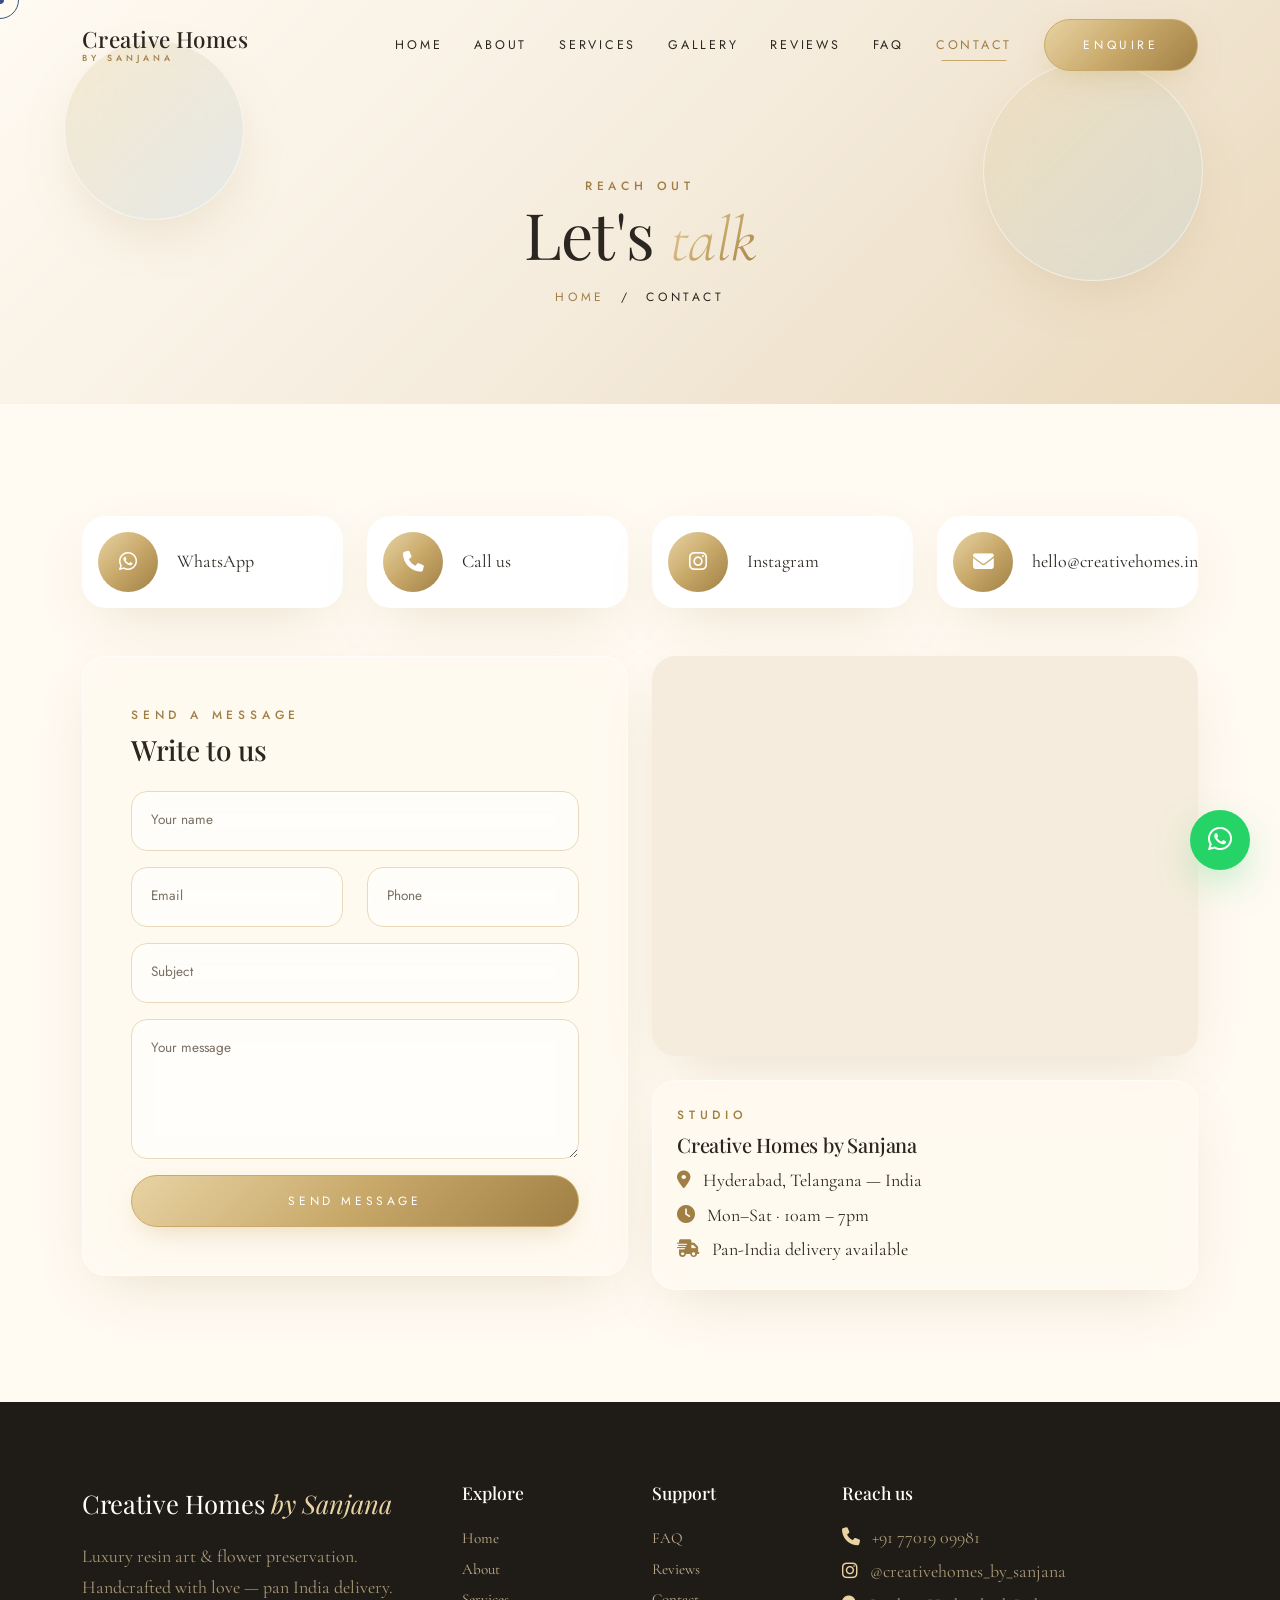
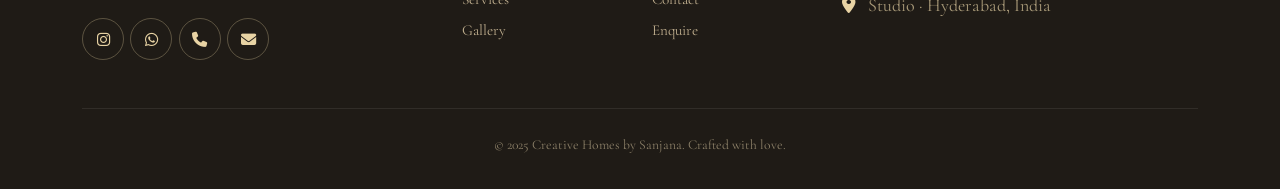
<file: contact.html>
<!DOCTYPE html>
<html lang="en">
<head>
<meta charset="UTF-8" /><meta name="viewport" content="width=device-width, initial-scale=1" />
<title>Contact | Creative Homes by Sanjana</title>
<meta name="description" content="Reach Creative Homes by Sanjana via WhatsApp, Instagram, phone or our contact form." />
<link rel="preconnect" href="https://fonts.googleapis.com"><link rel="preconnect" href="https://fonts.gstatic.com" crossorigin>
<link href="https://fonts.googleapis.com/css2?family=Playfair+Display:wght@400;500;600&family=Cormorant+Garamond:ital,wght@0,300;0,400;1,300;1,400&family=Jost:wght@300;400;500&display=swap" rel="stylesheet">
<link rel="stylesheet" href="https://cdn.jsdelivr.net/npm/bootstrap@5.3.3/dist/css/bootstrap.min.css">
<link rel="stylesheet" href="https://cdnjs.cloudflare.com/ajax/libs/font-awesome/6.5.0/css/all.min.css">
<link rel="stylesheet" href="CSS/style.css"><link rel="stylesheet" href="CSS/responsive.css">
</head>
<body>
<div class="loader"><div class="loader-ring"></div><div class="loader-text">Creative Homes</div></div>
<div class="cursor-dot"></div><div class="cursor-ring"></div><div class="scroll-progress"></div>

<nav class="navbar navbar-expand-lg fixed-top">
  <div class="container">
    <a class="brand navbar-brand" href="index.html">Creative Homes<small>by Sanjana</small></a>
    <button class="navbar-toggler" data-bs-toggle="collapse" data-bs-target="#nav"><i class="fa-solid fa-bars"></i></button>
    <div class="collapse navbar-collapse justify-content-end" id="nav">
      <ul class="navbar-nav align-items-lg-center">
        <li class="nav-item"><a class="nav-link" href="index.html">Home</a></li>
        <li class="nav-item"><a class="nav-link" href="about.html">About</a></li>
        <li class="nav-item"><a class="nav-link" href="services.html">Services</a></li>
        <li class="nav-item"><a class="nav-link" href="gallery.html">Gallery</a></li>
        <li class="nav-item"><a class="nav-link" href="testimonials.html">Reviews</a></li>
        <li class="nav-item"><a class="nav-link" href="faq.html">FAQ</a></li>
        <li class="nav-item"><a class="nav-link" href="contact.html">Contact</a></li>
        <li class="nav-item ms-lg-3"><a class="btn btn-luxe" href="enquiry.html">Enquire</a></li>
      </ul>
    </div>
  </div>
</nav>

<header class="page-header">
  <div class="float-el f1"></div><div class="float-el f3"></div>
  <div class="container position-relative">
    <div class="eyebrow">Reach out</div>
    <h1>Let's <span class="display gold-text">talk</span></h1>
    <nav class="breadcrumb"><a href="index.html">Home</a><span class="mx-3">/</span><span>Contact</span></nav>
  </div>
</header>

<section>
  <div class="container">
    <div class="row g-4 mb-5">
      <div class="col-md-6 col-lg-3 reveal"><a class="contact-card" href="https://wa.me/917701909981" target="_blank"><div class="ico"><i class="fa-brands fa-whatsapp"></i></div>WhatsApp</a></div>
      <div class="col-md-6 col-lg-3 reveal"><a class="contact-card" href="tel:+917701909981"><div class="ico"><i class="fa-solid fa-phone"></i></div>Call us</a></div>
      <div class="col-md-6 col-lg-3 reveal"><a class="contact-card" href="https://instagram.com/creativehomes_by_sanjana" target="_blank"><div class="ico"><i class="fa-brands fa-instagram"></i></div>Instagram</a></div>
      <div class="col-md-6 col-lg-3 reveal"><a class="contact-card" href="mailto:hello@creativehomes.in"><div class="ico"><i class="fa-solid fa-envelope"></i></div>hello@creativehomes.in</a></div>
    </div>

    <div class="row g-4">
      <div class="col-lg-6 reveal">
        <form class="form-luxe glass p-4 p-md-5">
          <div class="eyebrow">Send a message</div>
          <h3 class="mt-2 mb-4">Write to us</h3>
          <div class="form-floating mb-3"><input type="text" class="form-control" id="n" placeholder="Name" required><label for="n">Your name</label></div>
          <div class="row">
            <div class="col-md-6"><div class="form-floating mb-3"><input type="email" class="form-control" id="e" placeholder="Email" required><label for="e">Email</label></div></div>
            <div class="col-md-6"><div class="form-floating mb-3"><input type="tel" class="form-control" id="ph" placeholder="Phone" required><label for="ph">Phone</label></div></div>
          </div>
          <div class="form-floating mb-3"><input type="text" class="form-control" id="s" placeholder="Subject"><label for="s">Subject</label></div>
          <div class="form-floating mb-3"><textarea class="form-control" id="m" placeholder="Message"></textarea><label for="m">Your message</label></div>
          <button type="submit" class="btn btn-luxe w-100">Send Message</button>
        </form>
      </div>
      <div class="col-lg-6 reveal">
        <div class="map-wrap">
          <iframe src="https://www.google.com/maps/embed?pb=!1m18!1m12!1m3!1d3805.5!2d78.4867!3d17.385!2m3!1f0!2f0!3f0!3m2!1i1024!2i768!4f13.1!3m3!1m2!1s0x0%3A0x0!2zMTfCsDIzJzA2LjAiTiA3OMKwMjknMTIuMSJF!5e0!3m2!1sen!2sin!4v1700000000000" allowfullscreen loading="lazy"></iframe>
        </div>
        <div class="glass p-4 mt-4">
          <div class="eyebrow">Studio</div>
          <h5 class="mt-2">Creative Homes by Sanjana</h5>
          <p class="mb-1"><i class="fa-solid fa-location-dot me-2" style="color:var(--gold-dark)"></i> Hyderabad, Telangana — India</p>
          <p class="mb-1"><i class="fa-solid fa-clock me-2" style="color:var(--gold-dark)"></i> Mon–Sat · 10am – 7pm</p>
          <p class="mb-0"><i class="fa-solid fa-truck-fast me-2" style="color:var(--gold-dark)"></i> Pan-India delivery available</p>
        </div>
      </div>
    </div>
  </div>
</section>

<footer class="footer">
  <div class="container">
    <div class="row g-4">
      <div class="col-lg-4"><div class="brand-f">Creative Homes <em style="color:var(--gold-light)">by Sanjana</em></div><p class="mt-3" style="color:#a89978">Luxury resin art & flower preservation. Handcrafted with love — pan India delivery.</p>
        <div class="social mt-3"><a href="https://instagram.com/creativehomes_by_sanjana" target="_blank"><i class="fa-brands fa-instagram"></i></a><a href="https://wa.me/917701909981" target="_blank"><i class="fa-brands fa-whatsapp"></i></a><a href="tel:+917701909981"><i class="fa-solid fa-phone"></i></a><a href="mailto:hello@creativehomes.in"><i class="fa-solid fa-envelope"></i></a></div></div>
      <div class="col-6 col-lg-2"><h6>Explore</h6><div><a href="index.html">Home</a></div><div><a href="about.html">About</a></div><div><a href="services.html">Services</a></div><div><a href="gallery.html">Gallery</a></div></div>
      <div class="col-6 col-lg-2"><h6>Support</h6><div><a href="faq.html">FAQ</a></div><div><a href="testimonials.html">Reviews</a></div><div><a href="contact.html">Contact</a></div><div><a href="enquiry.html">Enquire</a></div></div>
      <div class="col-lg-4"><h6>Reach us</h6><p style="color:#a89978;margin:.2rem 0"><i class="fa-solid fa-phone me-2" style="color:var(--gold-light)"></i> +91 77019 09981</p><p style="color:#a89978;margin:.2rem 0"><i class="fa-brands fa-instagram me-2" style="color:var(--gold-light)"></i> @creativehomes_by_sanjana</p><p style="color:#a89978;margin:.2rem 0"><i class="fa-solid fa-location-dot me-2" style="color:var(--gold-light)"></i> Studio · Hyderabad, India</p></div>
    </div>
    <div class="copy text-center">© 2025 Creative Homes by Sanjana. Crafted with love.</div>
  </div>
</footer>
<a class="fab-wa" href="https://wa.me/917701909981" target="_blank"><i class="fa-brands fa-whatsapp"></i></a>
<button class="back-top"><i class="fa-solid fa-arrow-up"></i></button>
<script src="https://cdn.jsdelivr.net/npm/bootstrap@5.3.3/dist/js/bootstrap.bundle.min.js"></script>
<script src="JS/main.js"></script>
</body>
</html>
</file>
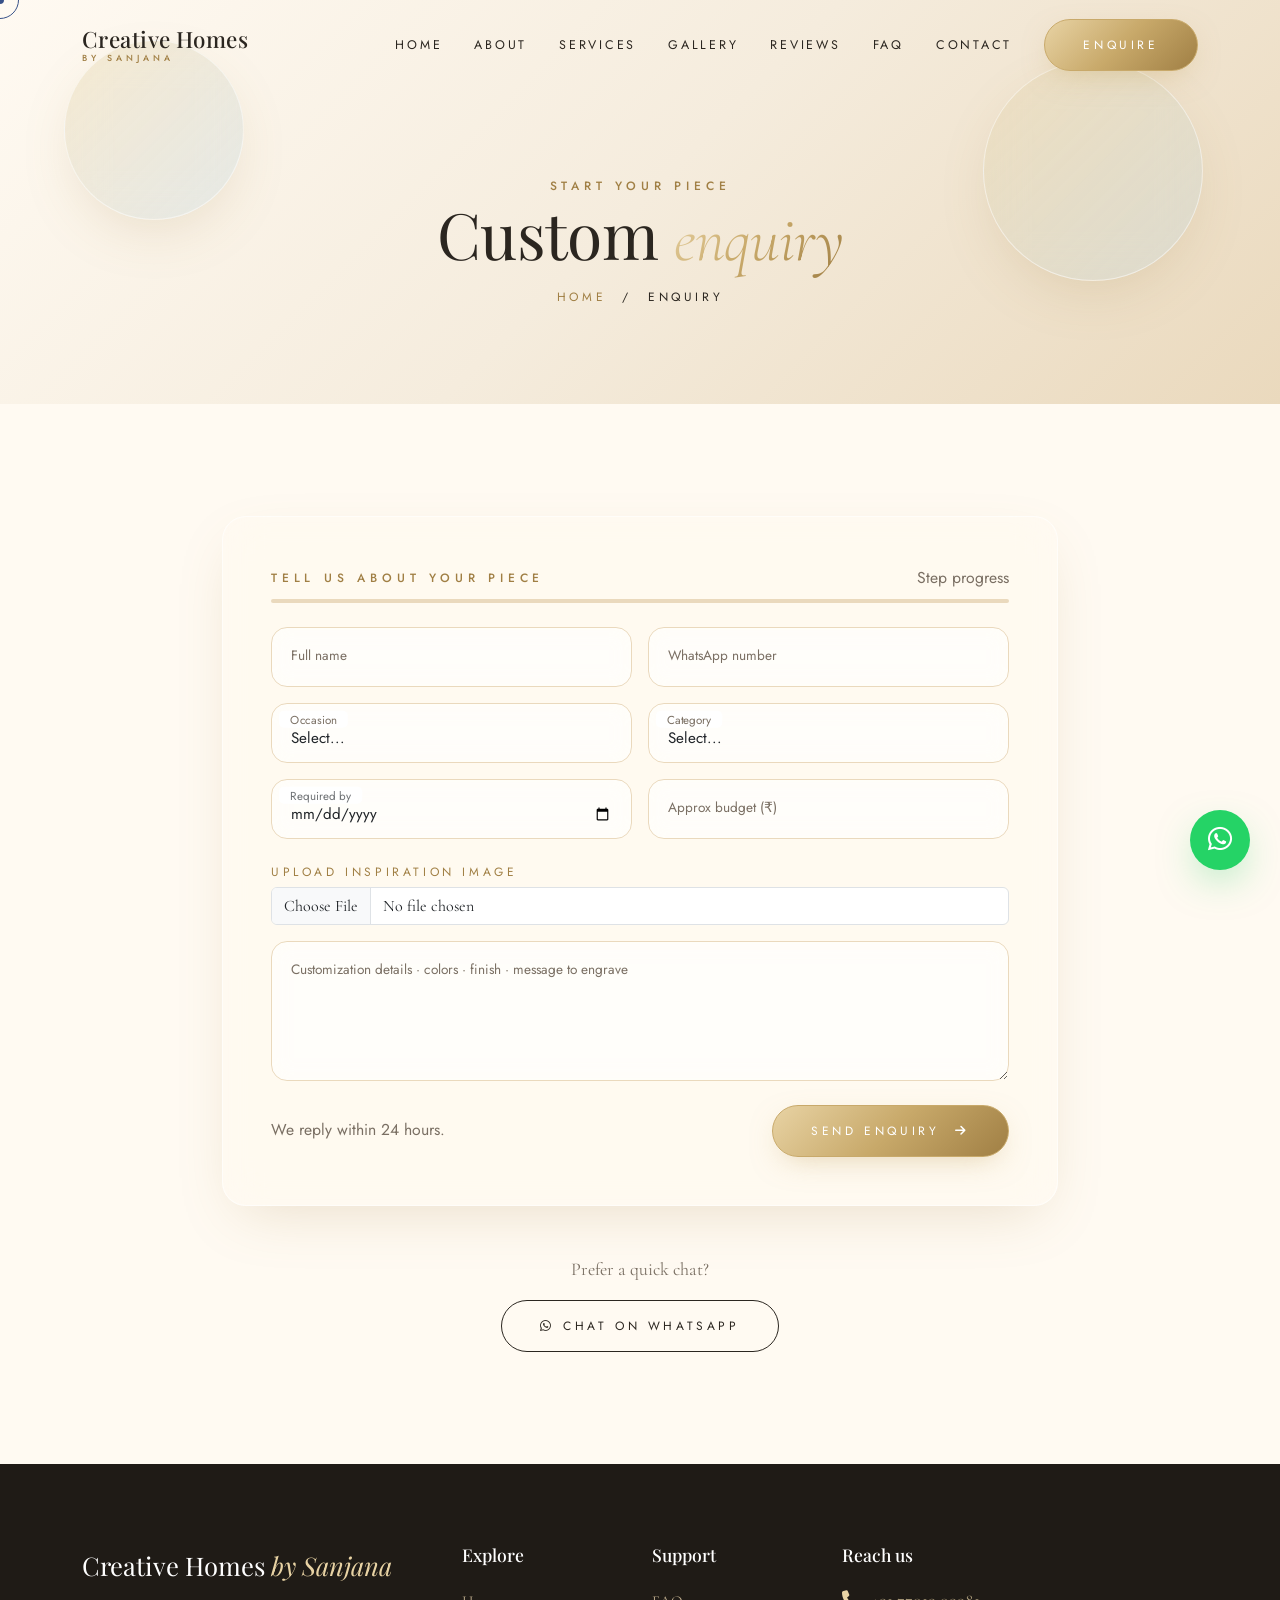
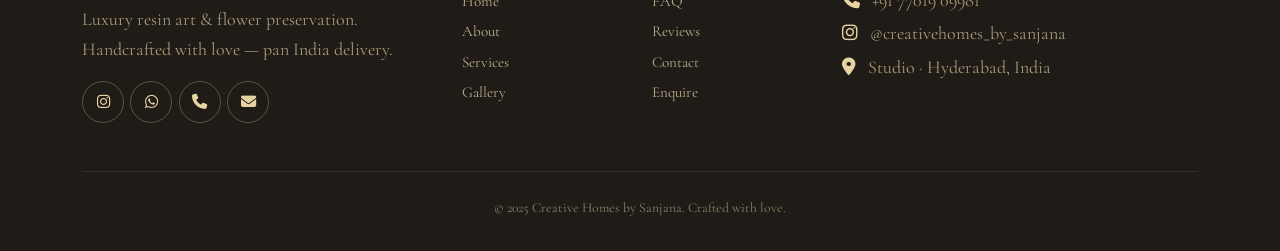
<file: enquiry.html>
<!DOCTYPE html>
<html lang="en">
<head>
<meta charset="UTF-8" /><meta name="viewport" content="width=device-width, initial-scale=1" />
<title>Order Enquiry | Creative Homes by Sanjana</title>
<meta name="description" content="Start your custom resin art order — share your idea, occasion and inspiration." />
<link rel="preconnect" href="https://fonts.googleapis.com"><link rel="preconnect" href="https://fonts.gstatic.com" crossorigin>
<link href="https://fonts.googleapis.com/css2?family=Playfair+Display:wght@400;500;600&family=Cormorant+Garamond:ital,wght@0,300;0,400;1,300;1,400&family=Jost:wght@300;400;500&display=swap" rel="stylesheet">
<link rel="stylesheet" href="https://cdn.jsdelivr.net/npm/bootstrap@5.3.3/dist/css/bootstrap.min.css">
<link rel="stylesheet" href="https://cdnjs.cloudflare.com/ajax/libs/font-awesome/6.5.0/css/all.min.css">
<link rel="stylesheet" href="CSS/style.css"><link rel="stylesheet" href="CSS/responsive.css">
</head>
<body>
<div class="loader"><div class="loader-ring"></div><div class="loader-text">Creative Homes</div></div>
<div class="cursor-dot"></div><div class="cursor-ring"></div><div class="scroll-progress"></div>

<nav class="navbar navbar-expand-lg fixed-top">
  <div class="container">
    <a class="brand navbar-brand" href="index.html">Creative Homes<small>by Sanjana</small></a>
    <button class="navbar-toggler" data-bs-toggle="collapse" data-bs-target="#nav"><i class="fa-solid fa-bars"></i></button>
    <div class="collapse navbar-collapse justify-content-end" id="nav">
      <ul class="navbar-nav align-items-lg-center">
        <li class="nav-item"><a class="nav-link" href="index.html">Home</a></li>
        <li class="nav-item"><a class="nav-link" href="about.html">About</a></li>
        <li class="nav-item"><a class="nav-link" href="services.html">Services</a></li>
        <li class="nav-item"><a class="nav-link" href="gallery.html">Gallery</a></li>
        <li class="nav-item"><a class="nav-link" href="testimonials.html">Reviews</a></li>
        <li class="nav-item"><a class="nav-link" href="faq.html">FAQ</a></li>
        <li class="nav-item"><a class="nav-link" href="contact.html">Contact</a></li>
        <li class="nav-item ms-lg-3"><a class="btn btn-luxe" href="enquiry.html">Enquire</a></li>
      </ul>
    </div>
  </div>
</nav>

<header class="page-header">
  <div class="float-el f1"></div><div class="float-el f3"></div>
  <div class="container position-relative">
    <div class="eyebrow">Start your piece</div>
    <h1>Custom <span class="display gold-text">enquiry</span></h1>
    <nav class="breadcrumb"><a href="index.html">Home</a><span class="mx-3">/</span><span>Enquiry</span></nav>
  </div>
</header>

<section>
  <div class="container" style="max-width:860px">
    <form class="form-luxe glass p-4 p-md-5 reveal" data-progress>
      <div class="d-flex justify-content-between align-items-center mb-2">
        <div class="eyebrow">Tell us about your piece</div>
        <small class="sans" style="color:var(--muted)">Step progress</small>
      </div>
      <div class="progress-luxe mb-4"><div class="bar"></div></div>

      <div class="row g-3">
        <div class="col-md-6"><div class="form-floating"><input type="text" class="form-control" id="fn" placeholder="Name" required><label for="fn">Full name</label></div></div>
        <div class="col-md-6"><div class="form-floating"><input type="tel" class="form-control" id="fp" placeholder="Phone" required><label for="fp">WhatsApp number</label></div></div>
        <div class="col-md-6"><div class="form-floating"><select class="form-select" id="occ" required>
          <option value="">Select...</option><option>Wedding</option><option>Engagement</option><option>Anniversary</option>
          <option>Birthday</option><option>Baby shower</option><option>Corporate</option><option>Other</option>
        </select><label for="occ">Occasion</label></div></div>
        <div class="col-md-6"><div class="form-floating"><select class="form-select" id="cat" required>
          <option value="">Select...</option><option>Flower Preservation</option><option>Wedding Platter</option>
          <option>Customized Gift</option><option>Resin Name Plate</option><option>Return Favor (Bulk)</option>
          <option>Engagement Decor</option><option>Wedding Keepsake</option>
        </select><label for="cat">Category</label></div></div>
        <div class="col-md-6"><div class="form-floating"><input type="date" class="form-control" id="dt" required><label for="dt">Required by</label></div></div>
        <div class="col-md-6"><div class="form-floating"><input type="text" class="form-control" id="bd" placeholder="Budget"><label for="bd">Approx budget (₹)</label></div></div>
        <div class="col-12">
          <label class="sans mb-1" style="font-size:.75rem;letter-spacing:.3em;text-transform:uppercase;color:var(--gold-dark)">Upload inspiration image</label>
          <input type="file" class="form-control" accept="image/*">
        </div>
        <div class="col-12"><div class="form-floating"><textarea class="form-control" id="dt2" placeholder="Details"></textarea><label for="dt2">Customization details · colors · finish · message to engrave</label></div></div>
      </div>

      <div class="d-flex justify-content-between align-items-center mt-4 flex-wrap gap-3">
        <small class="sans" style="color:var(--muted)">We reply within 24 hours.</small>
        <button type="submit" class="btn btn-luxe">Send Enquiry <i class="fa-solid fa-arrow-right ms-2"></i></button>
      </div>
    </form>

    <div class="text-center mt-5 reveal">
      <p style="color:var(--muted)">Prefer a quick chat?</p>
      <a href="https://wa.me/917701909981" target="_blank" class="btn btn-ghost"><i class="fa-brands fa-whatsapp me-2"></i>Chat on WhatsApp</a>
    </div>
  </div>
</section>

<footer class="footer">
  <div class="container">
    <div class="row g-4">
      <div class="col-lg-4"><div class="brand-f">Creative Homes <em style="color:var(--gold-light)">by Sanjana</em></div><p class="mt-3" style="color:#a89978">Luxury resin art & flower preservation. Handcrafted with love — pan India delivery.</p>
        <div class="social mt-3"><a href="https://instagram.com/creativehomes_by_sanjana" target="_blank"><i class="fa-brands fa-instagram"></i></a><a href="https://wa.me/917701909981" target="_blank"><i class="fa-brands fa-whatsapp"></i></a><a href="tel:+917701909981"><i class="fa-solid fa-phone"></i></a><a href="mailto:hello@creativehomes.in"><i class="fa-solid fa-envelope"></i></a></div></div>
      <div class="col-6 col-lg-2"><h6>Explore</h6><div><a href="index.html">Home</a></div><div><a href="about.html">About</a></div><div><a href="services.html">Services</a></div><div><a href="gallery.html">Gallery</a></div></div>
      <div class="col-6 col-lg-2"><h6>Support</h6><div><a href="faq.html">FAQ</a></div><div><a href="testimonials.html">Reviews</a></div><div><a href="contact.html">Contact</a></div><div><a href="enquiry.html">Enquire</a></div></div>
      <div class="col-lg-4"><h6>Reach us</h6><p style="color:#a89978;margin:.2rem 0"><i class="fa-solid fa-phone me-2" style="color:var(--gold-light)"></i> +91 77019 09981</p><p style="color:#a89978;margin:.2rem 0"><i class="fa-brands fa-instagram me-2" style="color:var(--gold-light)"></i> @creativehomes_by_sanjana</p><p style="color:#a89978;margin:.2rem 0"><i class="fa-solid fa-location-dot me-2" style="color:var(--gold-light)"></i> Studio · Hyderabad, India</p></div>
    </div>
    <div class="copy text-center">© 2025 Creative Homes by Sanjana. Crafted with love.</div>
  </div>
</footer>
<a class="fab-wa" href="https://wa.me/917701909981" target="_blank"><i class="fa-brands fa-whatsapp"></i></a>
<button class="back-top"><i class="fa-solid fa-arrow-up"></i></button>
<script src="https://cdn.jsdelivr.net/npm/bootstrap@5.3.3/dist/js/bootstrap.bundle.min.js"></script>
<script src="JS/main.js"></script>
</body>
</html>
</file>
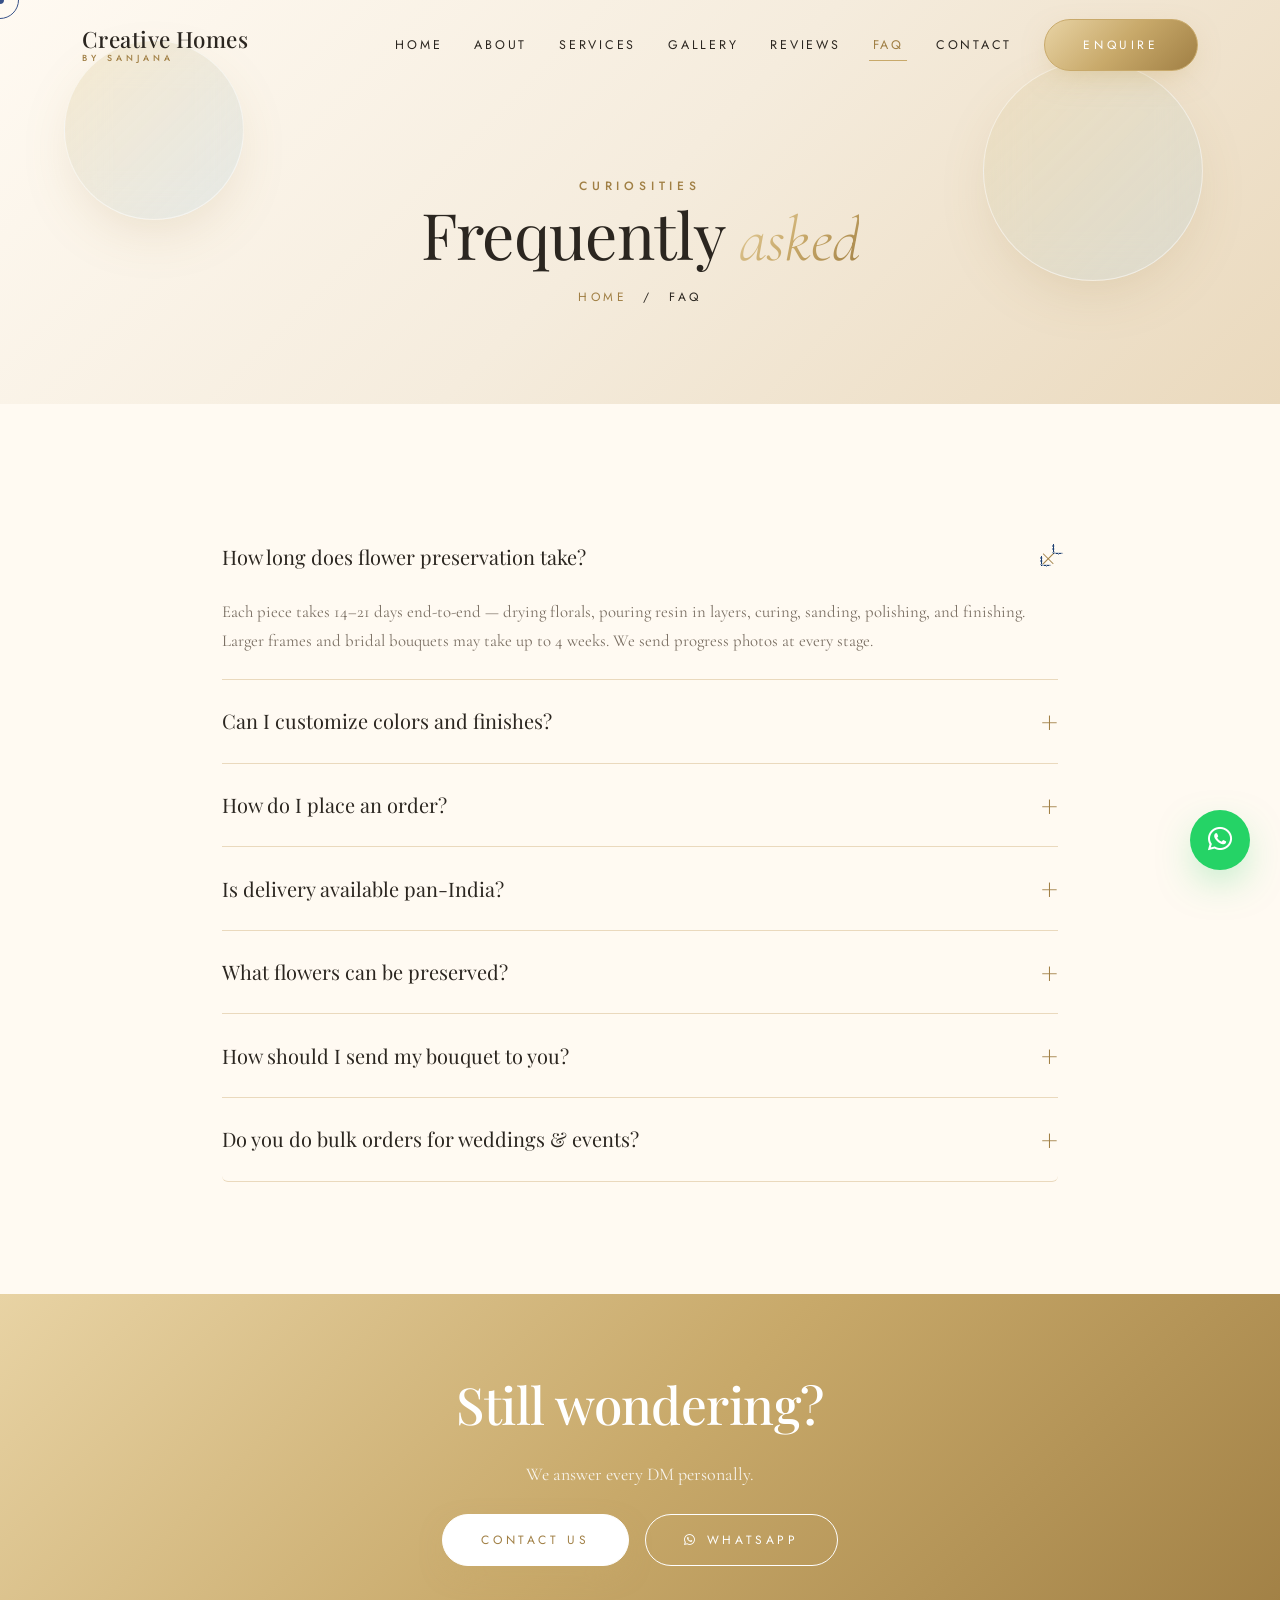
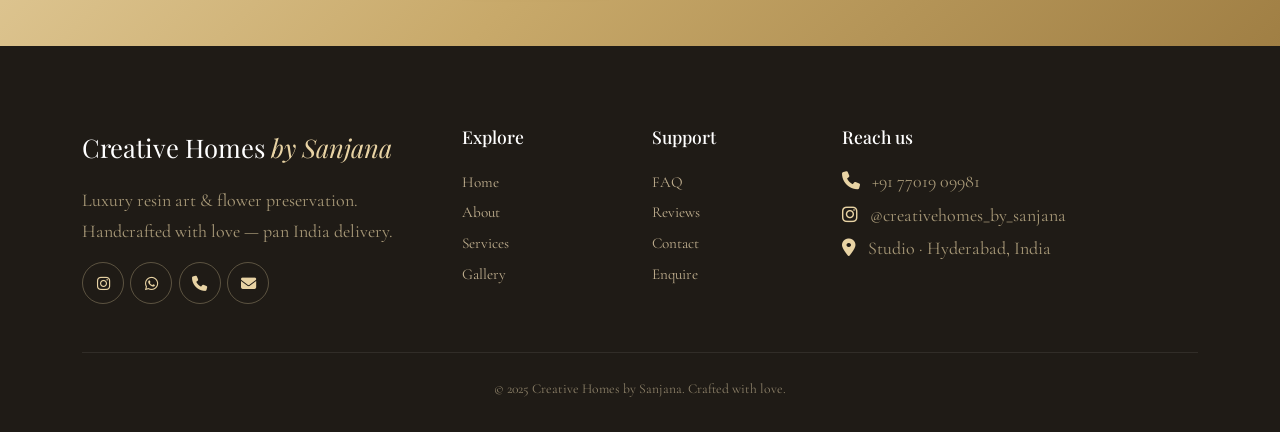
<file: faq.html>
<!DOCTYPE html>
<html lang="en">
<head>
<meta charset="UTF-8" /><meta name="viewport" content="width=device-width, initial-scale=1" />
<title>FAQ | Creative Homes by Sanjana</title>
<meta name="description" content="Frequently asked questions about flower preservation, customization, ordering & delivery." />
<link rel="preconnect" href="https://fonts.googleapis.com"><link rel="preconnect" href="https://fonts.gstatic.com" crossorigin>
<link href="https://fonts.googleapis.com/css2?family=Playfair+Display:wght@400;500;600&family=Cormorant+Garamond:ital,wght@0,300;0,400;1,300;1,400&family=Jost:wght@300;400;500&display=swap" rel="stylesheet">
<link rel="stylesheet" href="https://cdn.jsdelivr.net/npm/bootstrap@5.3.3/dist/css/bootstrap.min.css">
<link rel="stylesheet" href="https://cdnjs.cloudflare.com/ajax/libs/font-awesome/6.5.0/css/all.min.css">
<link rel="stylesheet" href="CSS/style.css"><link rel="stylesheet" href="CSS/responsive.css">
</head>
<body>
<div class="loader"><div class="loader-ring"></div><div class="loader-text">Creative Homes</div></div>
<div class="cursor-dot"></div><div class="cursor-ring"></div><div class="scroll-progress"></div>

<nav class="navbar navbar-expand-lg fixed-top">
  <div class="container">
    <a class="brand navbar-brand" href="index.html">Creative Homes<small>by Sanjana</small></a>
    <button class="navbar-toggler" data-bs-toggle="collapse" data-bs-target="#nav"><i class="fa-solid fa-bars"></i></button>
    <div class="collapse navbar-collapse justify-content-end" id="nav">
      <ul class="navbar-nav align-items-lg-center">
        <li class="nav-item"><a class="nav-link" href="index.html">Home</a></li>
        <li class="nav-item"><a class="nav-link" href="about.html">About</a></li>
        <li class="nav-item"><a class="nav-link" href="services.html">Services</a></li>
        <li class="nav-item"><a class="nav-link" href="gallery.html">Gallery</a></li>
        <li class="nav-item"><a class="nav-link" href="testimonials.html">Reviews</a></li>
        <li class="nav-item"><a class="nav-link" href="faq.html">FAQ</a></li>
        <li class="nav-item"><a class="nav-link" href="contact.html">Contact</a></li>
        <li class="nav-item ms-lg-3"><a class="btn btn-luxe" href="enquiry.html">Enquire</a></li>
      </ul>
    </div>
  </div>
</nav>

<header class="page-header">
  <div class="float-el f1"></div><div class="float-el f3"></div>
  <div class="container position-relative">
    <div class="eyebrow">Curiosities</div>
    <h1>Frequently <span class="display gold-text">asked</span></h1>
    <nav class="breadcrumb"><a href="index.html">Home</a><span class="mx-3">/</span><span>FAQ</span></nav>
  </div>
</header>

<section>
  <div class="container" style="max-width:860px">
    <div class="accordion reveal" id="faq">
      <div class="accordion-item"><h2 class="accordion-header"><button class="accordion-button" data-bs-toggle="collapse" data-bs-target="#q1">How long does flower preservation take?</button></h2>
        <div id="q1" class="accordion-collapse collapse show" data-bs-parent="#faq"><div class="accordion-body">Each piece takes 14–21 days end-to-end — drying florals, pouring resin in layers, curing, sanding, polishing, and finishing. Larger frames and bridal bouquets may take up to 4 weeks. We send progress photos at every stage.</div></div></div>
      <div class="accordion-item"><h2 class="accordion-header"><button class="accordion-button collapsed" data-bs-toggle="collapse" data-bs-target="#q2">Can I customize colors and finishes?</button></h2>
        <div id="q2" class="accordion-collapse collapse" data-bs-parent="#faq"><div class="accordion-body">Absolutely. You can choose gold leaf, silver leaf, glitter, pastel tints, geometric shapes, and matte or gloss finishes. We send digital mock-ups before production.</div></div></div>
      <div class="accordion-item"><h2 class="accordion-header"><button class="accordion-button collapsed" data-bs-toggle="collapse" data-bs-target="#q3">How do I place an order?</button></h2>
        <div id="q3" class="accordion-collapse collapse" data-bs-parent="#faq"><div class="accordion-body">Fill our enquiry form or WhatsApp us at +91 77019 09981. We'll send a quote, design mock-up, and timeline within 24 hours. A 50% advance confirms the order.</div></div></div>
      <div class="accordion-item"><h2 class="accordion-header"><button class="accordion-button collapsed" data-bs-toggle="collapse" data-bs-target="#q4">Is delivery available pan-India?</button></h2>
        <div id="q4" class="accordion-collapse collapse" data-bs-parent="#faq"><div class="accordion-body">Yes — we deliver across India through insured courier partners. International shipping is available on request. All pieces ship in custom-built protective packaging.</div></div></div>
      <div class="accordion-item"><h2 class="accordion-header"><button class="accordion-button collapsed" data-bs-toggle="collapse" data-bs-target="#q5">What flowers can be preserved?</button></h2>
        <div id="q5" class="accordion-collapse collapse" data-bs-parent="#faq"><div class="accordion-body">Roses, lilies, baby's breath, marigold, orchids, hydrangeas, carnations and most wedding florals. For best results, send your bouquet within 3 days of the event in a sealed box.</div></div></div>
      <div class="accordion-item"><h2 class="accordion-header"><button class="accordion-button collapsed" data-bs-toggle="collapse" data-bs-target="#q6">How should I send my bouquet to you?</button></h2>
        <div id="q6" class="accordion-collapse collapse" data-bs-parent="#faq"><div class="accordion-body">Wrap stems in damp paper, place in a cardboard box with crumpled tissue, and ship via Bluedart or Delhivery overnight. We provide a step-by-step shipping guide once you book.</div></div></div>
      <div class="accordion-item"><h2 class="accordion-header"><button class="accordion-button collapsed" data-bs-toggle="collapse" data-bs-target="#q7">Do you do bulk orders for weddings & events?</button></h2>
        <div id="q7" class="accordion-collapse collapse" data-bs-parent="#faq"><div class="accordion-body">Yes — return favors from 50 to 500+ pieces, customized to your event palette. Bulk orders need a 6-week lead time.</div></div></div>
    </div>
  </div>
</section>

<section class="cta-strip">
  <div class="container reveal"><h2>Still wondering?</h2><p class="mt-2" style="opacity:.85">We answer every DM personally.</p>
    <div class="d-flex justify-content-center gap-3 flex-wrap mt-4"><a href="contact.html" class="btn btn-luxe">Contact Us</a><a href="https://wa.me/917701909981" target="_blank" class="btn btn-ghost"><i class="fa-brands fa-whatsapp me-2"></i>WhatsApp</a></div>
  </div>
</section>

<footer class="footer">
  <div class="container">
    <div class="row g-4">
      <div class="col-lg-4"><div class="brand-f">Creative Homes <em style="color:var(--gold-light)">by Sanjana</em></div><p class="mt-3" style="color:#a89978">Luxury resin art & flower preservation. Handcrafted with love — pan India delivery.</p>
        <div class="social mt-3"><a href="https://instagram.com/creativehomes_by_sanjana" target="_blank"><i class="fa-brands fa-instagram"></i></a><a href="https://wa.me/917701909981" target="_blank"><i class="fa-brands fa-whatsapp"></i></a><a href="tel:+917701909981"><i class="fa-solid fa-phone"></i></a><a href="mailto:hello@creativehomes.in"><i class="fa-solid fa-envelope"></i></a></div></div>
      <div class="col-6 col-lg-2"><h6>Explore</h6><div><a href="index.html">Home</a></div><div><a href="about.html">About</a></div><div><a href="services.html">Services</a></div><div><a href="gallery.html">Gallery</a></div></div>
      <div class="col-6 col-lg-2"><h6>Support</h6><div><a href="faq.html">FAQ</a></div><div><a href="testimonials.html">Reviews</a></div><div><a href="contact.html">Contact</a></div><div><a href="enquiry.html">Enquire</a></div></div>
      <div class="col-lg-4"><h6>Reach us</h6><p style="color:#a89978;margin:.2rem 0"><i class="fa-solid fa-phone me-2" style="color:var(--gold-light)"></i> +91 77019 09981</p><p style="color:#a89978;margin:.2rem 0"><i class="fa-brands fa-instagram me-2" style="color:var(--gold-light)"></i> @creativehomes_by_sanjana</p><p style="color:#a89978;margin:.2rem 0"><i class="fa-solid fa-location-dot me-2" style="color:var(--gold-light)"></i> Studio · Hyderabad, India</p></div>
    </div>
    <div class="copy text-center">© 2025 Creative Homes by Sanjana. Crafted with love.</div>
  </div>
</footer>
<a class="fab-wa" href="https://wa.me/917701909981" target="_blank"><i class="fa-brands fa-whatsapp"></i></a>
<button class="back-top"><i class="fa-solid fa-arrow-up"></i></button>
<script src="https://cdn.jsdelivr.net/npm/bootstrap@5.3.3/dist/js/bootstrap.bundle.min.js"></script>
<script src="JS/main.js"></script>
</body>
</html>
</file>
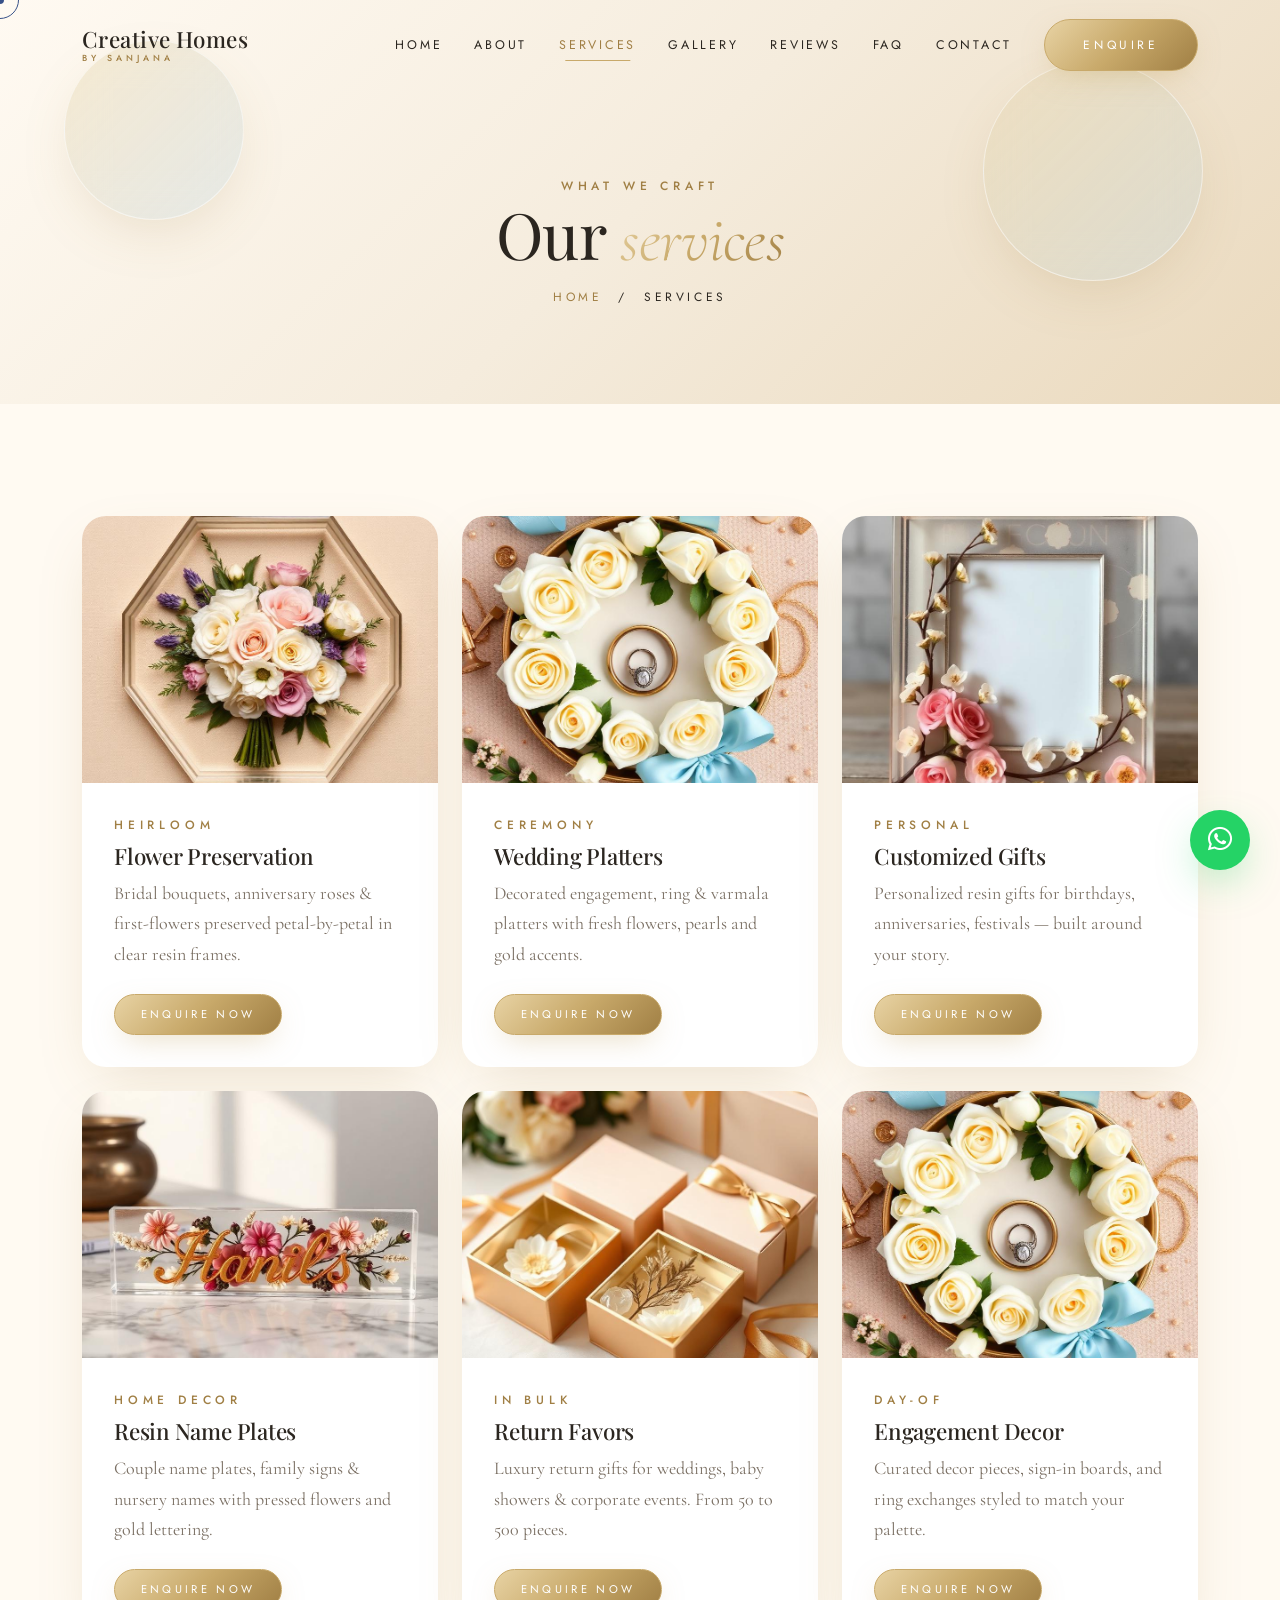
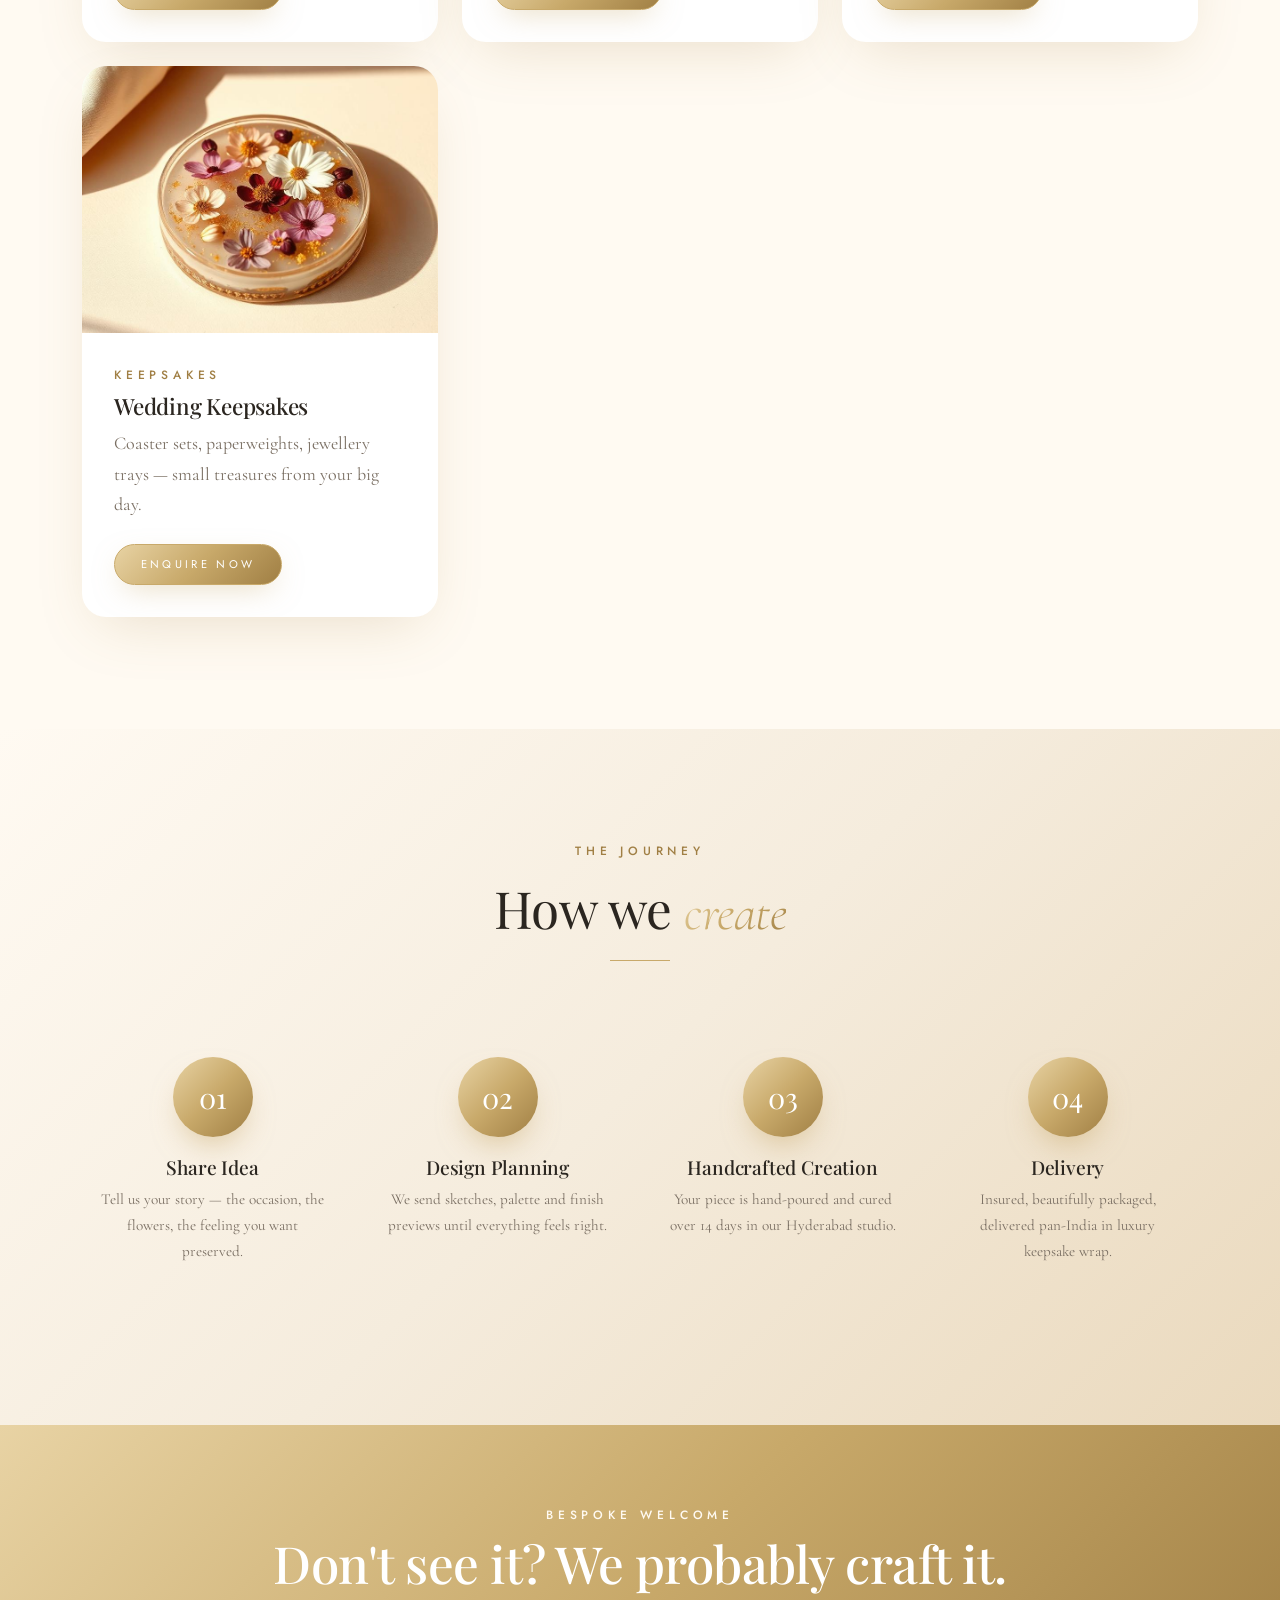
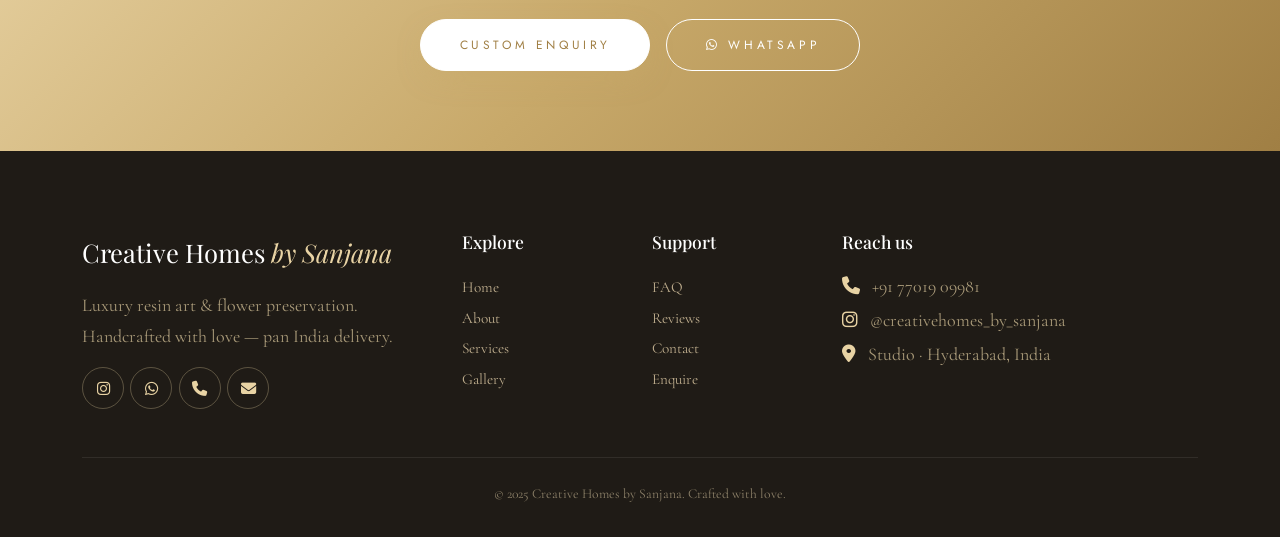
<file: services.html>
<!DOCTYPE html>
<html lang="en">
<head>
<meta charset="UTF-8" /><meta name="viewport" content="width=device-width, initial-scale=1" />
<title>Services | Creative Homes by Sanjana</title>
<meta name="description" content="Flower preservation, wedding platters, customized resin gifts, name plates, return favors & wedding keepsakes." />
<link rel="preconnect" href="https://fonts.googleapis.com"><link rel="preconnect" href="https://fonts.gstatic.com" crossorigin>
<link href="https://fonts.googleapis.com/css2?family=Playfair+Display:wght@400;500;600&family=Cormorant+Garamond:ital,wght@0,300;0,400;1,300;1,400&family=Jost:wght@300;400;500&display=swap" rel="stylesheet">
<link rel="stylesheet" href="https://cdn.jsdelivr.net/npm/bootstrap@5.3.3/dist/css/bootstrap.min.css">
<link rel="stylesheet" href="https://cdnjs.cloudflare.com/ajax/libs/font-awesome/6.5.0/css/all.min.css">
<link rel="stylesheet" href="CSS/style.css"><link rel="stylesheet" href="CSS/responsive.css">
</head>
<body>
<div class="loader"><div class="loader-ring"></div><div class="loader-text">Creative Homes</div></div>
<div class="cursor-dot"></div><div class="cursor-ring"></div><div class="scroll-progress"></div>

<nav class="navbar navbar-expand-lg fixed-top">
  <div class="container">
    <a class="brand navbar-brand" href="index.html">Creative Homes<small>by Sanjana</small></a>
    <button class="navbar-toggler" data-bs-toggle="collapse" data-bs-target="#nav"><i class="fa-solid fa-bars"></i></button>
    <div class="collapse navbar-collapse justify-content-end" id="nav">
      <ul class="navbar-nav align-items-lg-center">
        <li class="nav-item"><a class="nav-link" href="index.html">Home</a></li>
        <li class="nav-item"><a class="nav-link" href="about.html">About</a></li>
        <li class="nav-item"><a class="nav-link" href="services.html">Services</a></li>
        <li class="nav-item"><a class="nav-link" href="gallery.html">Gallery</a></li>
        <li class="nav-item"><a class="nav-link" href="testimonials.html">Reviews</a></li>
        <li class="nav-item"><a class="nav-link" href="faq.html">FAQ</a></li>
        <li class="nav-item"><a class="nav-link" href="contact.html">Contact</a></li>
        <li class="nav-item ms-lg-3"><a class="btn btn-luxe" href="enquiry.html">Enquire</a></li>
      </ul>
    </div>
  </div>
</nav>

<header class="page-header">
  <div class="float-el f1"></div><div class="float-el f3"></div>
  <div class="container position-relative">
    <div class="eyebrow">What we craft</div>
    <h1>Our <span class="display gold-text">services</span></h1>
    <nav class="breadcrumb"><a href="index.html">Home</a><span class="mx-3">/</span><span>Services</span></nav>
  </div>
</header>

<section>
  <div class="container">
    <div class="row g-4">
      <div class="col-md-6 col-lg-4 reveal"><div class="service-card"><div class="img-wrap"><img src="Images/p3.jfif" alt=""></div><div class="body"><div class="eyebrow">Heirloom</div><h4 class="mt-2">Flower Preservation</h4><p>Bridal bouquets, anniversary roses & first-flowers preserved petal-by-petal in clear resin frames.</p><a href="enquiry.html" class="btn btn-luxe mt-2">Enquire Now</a></div></div></div>
      <div class="col-md-6 col-lg-4 reveal"><div class="service-card"><div class="img-wrap"><img src="Images/p2.jfif" alt=""></div><div class="body"><div class="eyebrow">Ceremony</div><h4 class="mt-2">Wedding Platters</h4><p>Decorated engagement, ring & varmala platters with fresh flowers, pearls and gold accents.</p><a href="enquiry.html" class="btn btn-luxe mt-2">Enquire Now</a></div></div></div>
      <div class="col-md-6 col-lg-4 reveal"><div class="service-card"><div class="img-wrap"><img src="Images/p6.jfif" alt=""></div><div class="body"><div class="eyebrow">Personal</div><h4 class="mt-2">Customized Gifts</h4><p>Personalized resin gifts for birthdays, anniversaries, festivals — built around your story.</p><a href="enquiry.html" class="btn btn-luxe mt-2">Enquire Now</a></div></div></div>
      <div class="col-md-6 col-lg-4 reveal"><div class="service-card"><div class="img-wrap"><img src="Images/p4.jfif" alt=""></div><div class="body"><div class="eyebrow">Home decor</div><h4 class="mt-2">Resin Name Plates</h4><p>Couple name plates, family signs & nursery names with pressed flowers and gold lettering.</p><a href="enquiry.html" class="btn btn-luxe mt-2">Enquire Now</a></div></div></div>
      <div class="col-md-6 col-lg-4 reveal"><div class="service-card"><div class="img-wrap"><img src="Images/p5.jfif" alt=""></div><div class="body"><div class="eyebrow">In bulk</div><h4 class="mt-2">Return Favors</h4><p>Luxury return gifts for weddings, baby showers & corporate events. From 50 to 500 pieces.</p><a href="enquiry.html" class="btn btn-luxe mt-2">Enquire Now</a></div></div></div>
      <div class="col-md-6 col-lg-4 reveal"><div class="service-card"><div class="img-wrap"><img src="Images/p2.jfif" alt=""></div><div class="body"><div class="eyebrow">Day-of</div><h4 class="mt-2">Engagement Decor</h4><p>Curated decor pieces, sign-in boards, and ring exchanges styled to match your palette.</p><a href="enquiry.html" class="btn btn-luxe mt-2">Enquire Now</a></div></div></div>
      <div class="col-md-6 col-lg-4 reveal"><div class="service-card"><div class="img-wrap"><img src="Images/p1.jfif" alt=""></div><div class="body"><div class="eyebrow">Keepsakes</div><h4 class="mt-2">Wedding Keepsakes</h4><p>Coaster sets, paperweights, jewellery trays — small treasures from your big day.</p><a href="enquiry.html" class="btn btn-luxe mt-2">Enquire Now</a></div></div></div>
    </div>
  </div>
</section>

<!-- Process -->
<section style="background:var(--grad-beige)">
  <div class="container">
    <div class="section-head reveal"><div class="eyebrow">The journey</div><h2>How we <span class="display gold-text">create</span></h2><span class="divider"></span></div>
    <div class="row g-4">
      <div class="col-md-6 col-lg-3 reveal"><div class="process-step"><div class="step-num">01</div><h5>Share Idea</h5><p>Tell us your story — the occasion, the flowers, the feeling you want preserved.</p></div></div>
      <div class="col-md-6 col-lg-3 reveal"><div class="process-step"><div class="step-num">02</div><h5>Design Planning</h5><p>We send sketches, palette and finish previews until everything feels right.</p></div></div>
      <div class="col-md-6 col-lg-3 reveal"><div class="process-step"><div class="step-num">03</div><h5>Handcrafted Creation</h5><p>Your piece is hand-poured and cured over 14 days in our Hyderabad studio.</p></div></div>
      <div class="col-md-6 col-lg-3 reveal"><div class="process-step"><div class="step-num">04</div><h5>Delivery</h5><p>Insured, beautifully packaged, delivered pan-India in luxury keepsake wrap.</p></div></div>
    </div>
  </div>
</section>

<section class="cta-strip">
  <div class="container reveal">
    <div class="eyebrow" style="color:#fffaf2">Bespoke welcome</div>
    <h2 class="mt-2">Don't see it? We probably craft it.</h2>
    <div class="d-flex justify-content-center gap-3 flex-wrap mt-4">
      <a href="enquiry.html" class="btn btn-luxe">Custom Enquiry</a>
      <a href="https://wa.me/917701909981" target="_blank" class="btn btn-ghost"><i class="fa-brands fa-whatsapp me-2"></i>WhatsApp</a>
    </div>
  </div>
</section>

<footer class="footer">
  <div class="container">
    <div class="row g-4">
      <div class="col-lg-4"><div class="brand-f">Creative Homes <em style="color:var(--gold-light)">by Sanjana</em></div><p class="mt-3" style="color:#a89978">Luxury resin art & flower preservation. Handcrafted with love — pan India delivery.</p>
        <div class="social mt-3"><a href="https://instagram.com/creativehomes_by_sanjana" target="_blank"><i class="fa-brands fa-instagram"></i></a><a href="https://wa.me/917701909981" target="_blank"><i class="fa-brands fa-whatsapp"></i></a><a href="tel:+917701909981"><i class="fa-solid fa-phone"></i></a><a href="mailto:hello@creativehomes.in"><i class="fa-solid fa-envelope"></i></a></div></div>
      <div class="col-6 col-lg-2"><h6>Explore</h6><div><a href="index.html">Home</a></div><div><a href="about.html">About</a></div><div><a href="services.html">Services</a></div><div><a href="gallery.html">Gallery</a></div></div>
      <div class="col-6 col-lg-2"><h6>Support</h6><div><a href="faq.html">FAQ</a></div><div><a href="testimonials.html">Reviews</a></div><div><a href="contact.html">Contact</a></div><div><a href="enquiry.html">Enquire</a></div></div>
      <div class="col-lg-4"><h6>Reach us</h6><p style="color:#a89978;margin:.2rem 0"><i class="fa-solid fa-phone me-2" style="color:var(--gold-light)"></i> +91 77019 09981</p><p style="color:#a89978;margin:.2rem 0"><i class="fa-brands fa-instagram me-2" style="color:var(--gold-light)"></i> @creativehomes_by_sanjana</p><p style="color:#a89978;margin:.2rem 0"><i class="fa-solid fa-location-dot me-2" style="color:var(--gold-light)"></i> Studio · Hyderabad, India</p></div>
    </div>
    <div class="copy text-center">© 2025 Creative Homes by Sanjana. Crafted with love.</div>
  </div>
</footer>
<a class="fab-wa" href="https://wa.me/917701909981" target="_blank"><i class="fa-brands fa-whatsapp"></i></a>
<button class="back-top"><i class="fa-solid fa-arrow-up"></i></button>
<script src="https://cdn.jsdelivr.net/npm/bootstrap@5.3.3/dist/js/bootstrap.bundle.min.js"></script>
<script src="JS/main.js"></script>
</body>
</html>
</file>
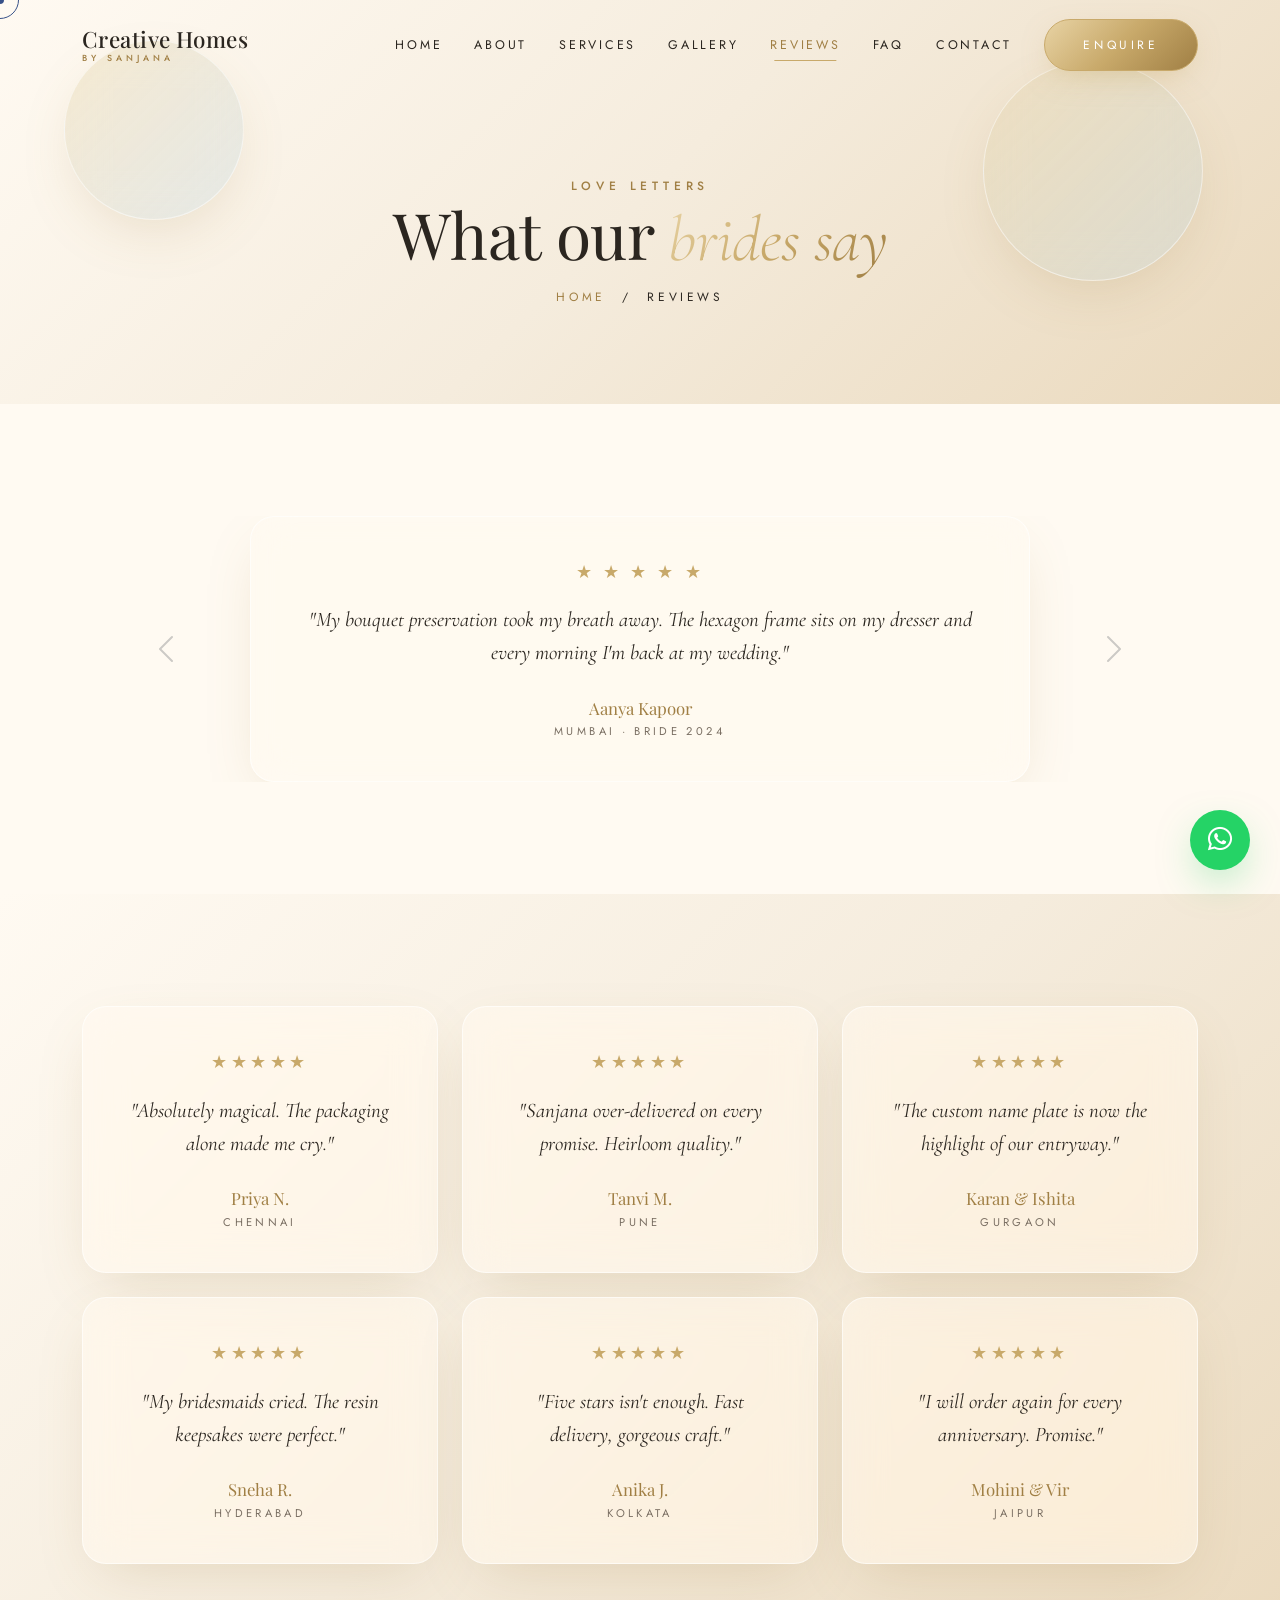
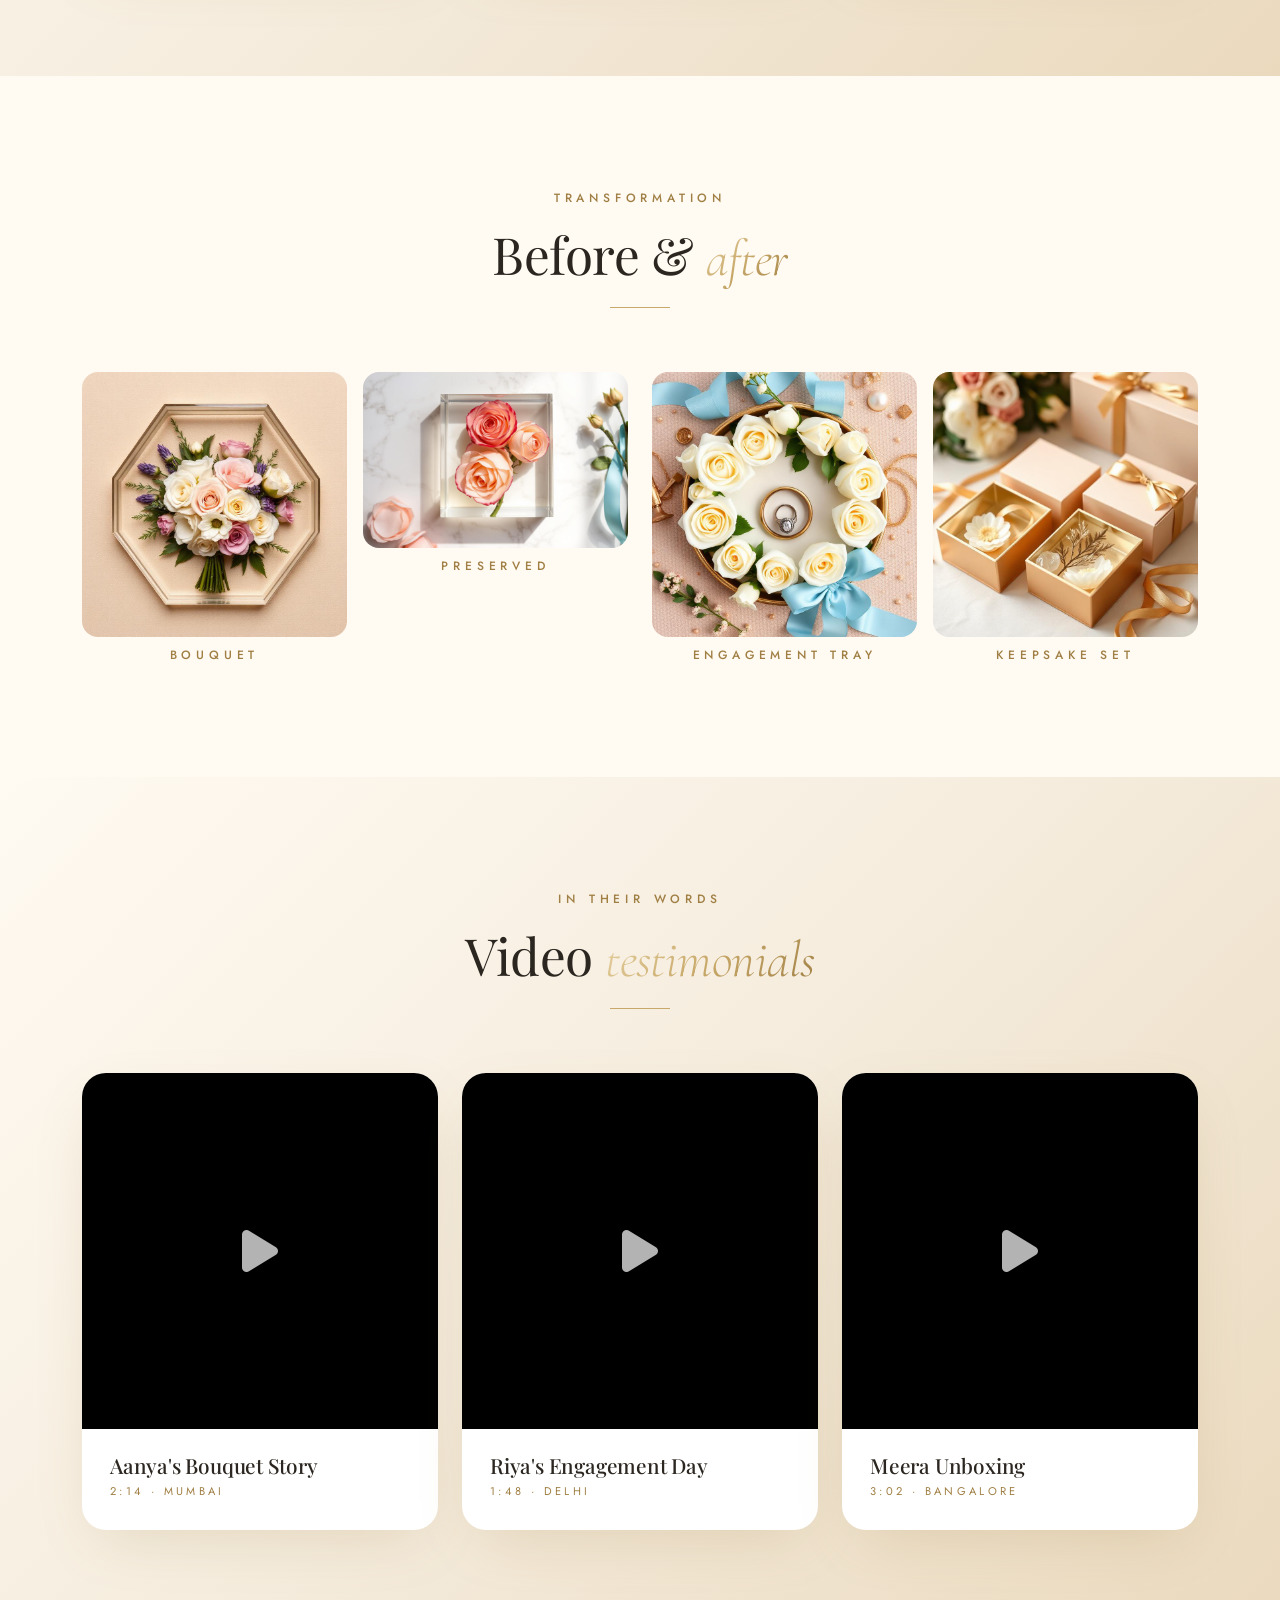
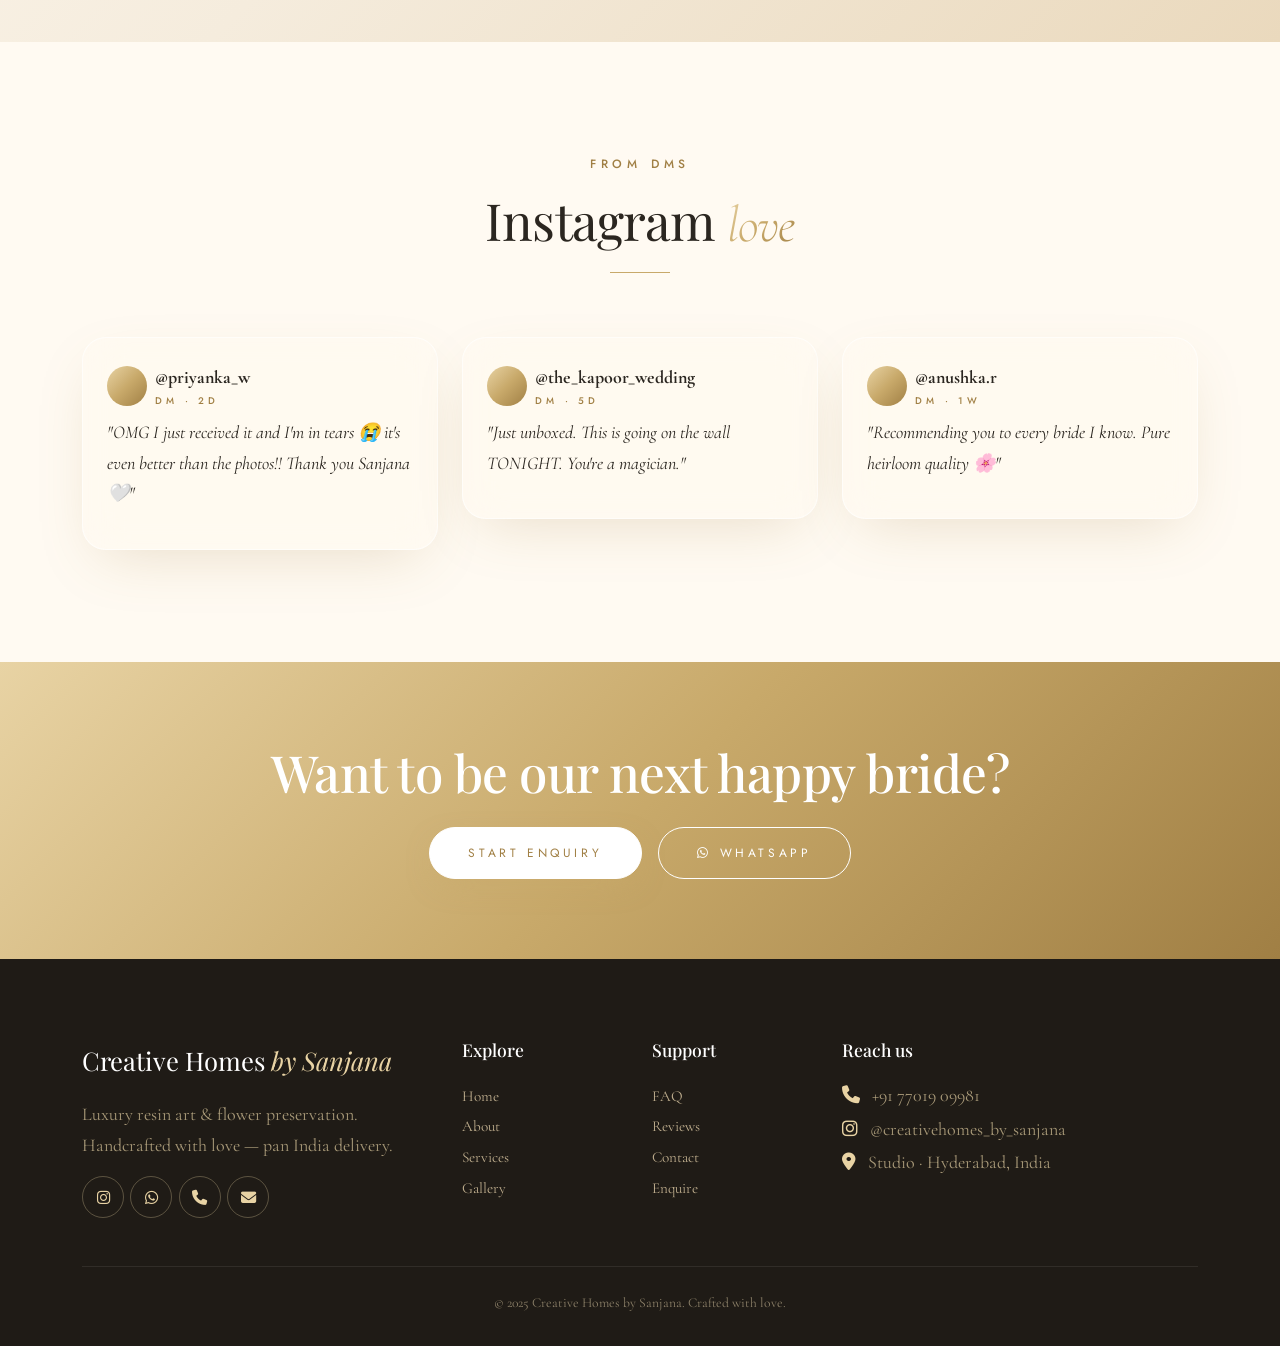
<file: testimonials.html>
<!DOCTYPE html>
<html lang="en">
<head>
<meta charset="UTF-8" /><meta name="viewport" content="width=device-width, initial-scale=1" />
<title>Reviews | Creative Homes by Sanjana</title>
<meta name="description" content="Real reviews from brides, gifting customers and event clients of Creative Homes by Sanjana." />
<link rel="preconnect" href="https://fonts.googleapis.com"><link rel="preconnect" href="https://fonts.gstatic.com" crossorigin>
<link href="https://fonts.googleapis.com/css2?family=Playfair+Display:wght@400;500;600&family=Cormorant+Garamond:ital,wght@0,300;0,400;1,300;1,400&family=Jost:wght@300;400;500&display=swap" rel="stylesheet">
<link rel="stylesheet" href="https://cdn.jsdelivr.net/npm/bootstrap@5.3.3/dist/css/bootstrap.min.css">
<link rel="stylesheet" href="https://cdnjs.cloudflare.com/ajax/libs/font-awesome/6.5.0/css/all.min.css">
<link rel="stylesheet" href="CSS/style.css"><link rel="stylesheet" href="CSS/responsive.css">
</head>
<body>
<div class="loader"><div class="loader-ring"></div><div class="loader-text">Creative Homes</div></div>
<div class="cursor-dot"></div><div class="cursor-ring"></div><div class="scroll-progress"></div>

<nav class="navbar navbar-expand-lg fixed-top">
  <div class="container">
    <a class="brand navbar-brand" href="index.html">Creative Homes<small>by Sanjana</small></a>
    <button class="navbar-toggler" data-bs-toggle="collapse" data-bs-target="#nav"><i class="fa-solid fa-bars"></i></button>
    <div class="collapse navbar-collapse justify-content-end" id="nav">
      <ul class="navbar-nav align-items-lg-center">
        <li class="nav-item"><a class="nav-link" href="index.html">Home</a></li>
        <li class="nav-item"><a class="nav-link" href="about.html">About</a></li>
        <li class="nav-item"><a class="nav-link" href="services.html">Services</a></li>
        <li class="nav-item"><a class="nav-link" href="gallery.html">Gallery</a></li>
        <li class="nav-item"><a class="nav-link" href="testimonials.html">Reviews</a></li>
        <li class="nav-item"><a class="nav-link" href="faq.html">FAQ</a></li>
        <li class="nav-item"><a class="nav-link" href="contact.html">Contact</a></li>
        <li class="nav-item ms-lg-3"><a class="btn btn-luxe" href="enquiry.html">Enquire</a></li>
      </ul>
    </div>
  </div>
</nav>

<header class="page-header">
  <div class="float-el f1"></div><div class="float-el f3"></div>
  <div class="container position-relative">
    <div class="eyebrow">Love letters</div>
    <h1>What our <span class="display gold-text">brides say</span></h1>
    <nav class="breadcrumb"><a href="index.html">Home</a><span class="mx-3">/</span><span>Reviews</span></nav>
  </div>
</header>

<!-- Featured big carousel -->
<section>
  <div class="container">
    <div id="tcar" class="carousel slide reveal" data-bs-ride="carousel" data-bs-interval="5000">
      <div class="carousel-inner">
        <div class="carousel-item active"><div class="testimonial glass mx-auto" style="max-width:780px">
          <div class="stars">★ ★ ★ ★ ★</div>
          <p class="quote">"My bouquet preservation took my breath away. The hexagon frame sits on my dresser and every morning I'm back at my wedding."</p>
          <div class="author">Aanya Kapoor</div><div class="role">Mumbai · Bride 2024</div></div></div>
        <div class="carousel-item"><div class="testimonial glass mx-auto" style="max-width:780px">
          <div class="stars">★ ★ ★ ★ ★</div>
          <p class="quote">"The engagement platter was perfection. Guests kept asking where we got it. Worth every rupee."</p>
          <div class="author">Riya Sharma</div><div class="role">Delhi · Engagement</div></div></div>
        <div class="carousel-item"><div class="testimonial glass mx-auto" style="max-width:780px">
          <div class="stars">★ ★ ★ ★ ★</div>
          <p class="quote">"150 return favors arrived wrapped like luxury gifts. Sanjana's attention to detail is unmatched."</p>
          <div class="author">Meera & Arjun</div><div class="role">Bangalore · Wedding</div></div></div>
      </div>
      <button class="carousel-control-prev" data-bs-target="#tcar" data-bs-slide="prev"><span class="carousel-control-prev-icon" style="filter:invert(.4)"></span></button>
      <button class="carousel-control-next" data-bs-target="#tcar" data-bs-slide="next"><span class="carousel-control-next-icon" style="filter:invert(.4)"></span></button>
    </div>
  </div>
</section>

<!-- Review cards grid -->
<section style="background:var(--grad-beige)">
  <div class="container">
    <div class="row g-4">
      <div class="col-md-6 col-lg-4 reveal"><div class="testimonial glass"><div class="stars">★★★★★</div><p class="quote">"Absolutely magical. The packaging alone made me cry."</p><div class="author">Priya N.</div><div class="role">Chennai</div></div></div>
      <div class="col-md-6 col-lg-4 reveal"><div class="testimonial glass"><div class="stars">★★★★★</div><p class="quote">"Sanjana over-delivered on every promise. Heirloom quality."</p><div class="author">Tanvi M.</div><div class="role">Pune</div></div></div>
      <div class="col-md-6 col-lg-4 reveal"><div class="testimonial glass"><div class="stars">★★★★★</div><p class="quote">"The custom name plate is now the highlight of our entryway."</p><div class="author">Karan & Ishita</div><div class="role">Gurgaon</div></div></div>
      <div class="col-md-6 col-lg-4 reveal"><div class="testimonial glass"><div class="stars">★★★★★</div><p class="quote">"My bridesmaids cried. The resin keepsakes were perfect."</p><div class="author">Sneha R.</div><div class="role">Hyderabad</div></div></div>
      <div class="col-md-6 col-lg-4 reveal"><div class="testimonial glass"><div class="stars">★★★★★</div><p class="quote">"Five stars isn't enough. Fast delivery, gorgeous craft."</p><div class="author">Anika J.</div><div class="role">Kolkata</div></div></div>
      <div class="col-md-6 col-lg-4 reveal"><div class="testimonial glass"><div class="stars">★★★★★</div><p class="quote">"I will order again for every anniversary. Promise."</p><div class="author">Mohini & Vir</div><div class="role">Jaipur</div></div></div>
    </div>
  </div>
</section>

<!-- Before/after -->
<section>
  <div class="container">
    <div class="section-head reveal"><div class="eyebrow">Transformation</div><h2>Before & <span class="display gold-text">after</span></h2><span class="divider"></span></div>
    <div class="row g-4">
      <div class="col-md-6 reveal"><div class="row g-3"><div class="col-6"><img src="Images/p3.jfif" class="img-fluid rounded-4" alt="Before"><div class="text-center mt-2 eyebrow">Bouquet</div></div><div class="col-6"><img src="Images/hero.jfif" class="img-fluid rounded-4" alt="After"><div class="text-center mt-2 eyebrow">Preserved</div></div></div></div>
      <div class="col-md-6 reveal"><div class="row g-3"><div class="col-6"><img src="Images/p2.jfif" class="img-fluid rounded-4" alt="Before"><div class="text-center mt-2 eyebrow">Engagement Tray</div></div><div class="col-6"><img src="Images/p5.jfif" class="img-fluid rounded-4" alt="After"><div class="text-center mt-2 eyebrow">Keepsake Set</div></div></div></div>
    </div>
  </div>
</section>

<!-- Video testimonials -->
<section style="background:var(--grad-beige)">
  <div class="container">
    <div class="section-head reveal"><div class="eyebrow">In their words</div><h2>Video <span class="display gold-text">testimonials</span></h2><span class="divider"></span></div>
    <div class="row g-4">
      <div class="col-md-4 reveal"><div class="product-card"><div class="img-wrap" style="background:#000;display:flex;align-items:center;justify-content:center"><i class="fa-solid fa-play" style="color:#fff;font-size:3rem;opacity:.7"></i></div><div class="body"><h5>Aanya's Bouquet Story</h5><div class="meta">2:14 · Mumbai</div></div></div></div>
      <div class="col-md-4 reveal"><div class="product-card"><div class="img-wrap" style="background:#000;display:flex;align-items:center;justify-content:center"><i class="fa-solid fa-play" style="color:#fff;font-size:3rem;opacity:.7"></i></div><div class="body"><h5>Riya's Engagement Day</h5><div class="meta">1:48 · Delhi</div></div></div></div>
      <div class="col-md-4 reveal"><div class="product-card"><div class="img-wrap" style="background:#000;display:flex;align-items:center;justify-content:center"><i class="fa-solid fa-play" style="color:#fff;font-size:3rem;opacity:.7"></i></div><div class="body"><h5>Meera Unboxing</h5><div class="meta">3:02 · Bangalore</div></div></div></div>
    </div>
  </div>
</section>

<!-- Instagram screenshots -->
<section>
  <div class="container">
    <div class="section-head reveal"><div class="eyebrow">From DMs</div><h2>Instagram <span class="display gold-text">love</span></h2><span class="divider"></span></div>
    <div class="row g-4">
      <div class="col-md-4 reveal"><div class="glass p-4"><div class="d-flex align-items-center mb-2"><div style="width:40px;height:40px;border-radius:50%;background:var(--grad-gold)"></div><div class="ms-2"><strong>@priyanka_w</strong><div class="eyebrow" style="font-size:.6rem">DM · 2d</div></div></div><p style="font-style:italic">"OMG I just received it and I'm in tears 😭 it's even better than the photos!! Thank you Sanjana 🤍"</p></div></div>
      <div class="col-md-4 reveal"><div class="glass p-4"><div class="d-flex align-items-center mb-2"><div style="width:40px;height:40px;border-radius:50%;background:var(--grad-gold)"></div><div class="ms-2"><strong>@the_kapoor_wedding</strong><div class="eyebrow" style="font-size:.6rem">DM · 5d</div></div></div><p style="font-style:italic">"Just unboxed. This is going on the wall TONIGHT. You're a magician."</p></div></div>
      <div class="col-md-4 reveal"><div class="glass p-4"><div class="d-flex align-items-center mb-2"><div style="width:40px;height:40px;border-radius:50%;background:var(--grad-gold)"></div><div class="ms-2"><strong>@anushka.r</strong><div class="eyebrow" style="font-size:.6rem">DM · 1w</div></div></div><p style="font-style:italic">"Recommending you to every bride I know. Pure heirloom quality 🌸"</p></div></div>
    </div>
  </div>
</section>

<section class="cta-strip">
  <div class="container reveal"><h2>Want to be our next happy bride?</h2>
    <div class="d-flex justify-content-center gap-3 flex-wrap mt-4"><a href="enquiry.html" class="btn btn-luxe">Start Enquiry</a><a href="https://wa.me/917701909981" target="_blank" class="btn btn-ghost"><i class="fa-brands fa-whatsapp me-2"></i>WhatsApp</a></div>
  </div>
</section>

<footer class="footer">
  <div class="container">
    <div class="row g-4">
      <div class="col-lg-4"><div class="brand-f">Creative Homes <em style="color:var(--gold-light)">by Sanjana</em></div><p class="mt-3" style="color:#a89978">Luxury resin art & flower preservation. Handcrafted with love — pan India delivery.</p>
        <div class="social mt-3"><a href="https://instagram.com/creativehomes_by_sanjana" target="_blank"><i class="fa-brands fa-instagram"></i></a><a href="https://wa.me/917701909981" target="_blank"><i class="fa-brands fa-whatsapp"></i></a><a href="tel:+917701909981"><i class="fa-solid fa-phone"></i></a><a href="mailto:hello@creativehomes.in"><i class="fa-solid fa-envelope"></i></a></div></div>
      <div class="col-6 col-lg-2"><h6>Explore</h6><div><a href="index.html">Home</a></div><div><a href="about.html">About</a></div><div><a href="services.html">Services</a></div><div><a href="gallery.html">Gallery</a></div></div>
      <div class="col-6 col-lg-2"><h6>Support</h6><div><a href="faq.html">FAQ</a></div><div><a href="testimonials.html">Reviews</a></div><div><a href="contact.html">Contact</a></div><div><a href="enquiry.html">Enquire</a></div></div>
      <div class="col-lg-4"><h6>Reach us</h6><p style="color:#a89978;margin:.2rem 0"><i class="fa-solid fa-phone me-2" style="color:var(--gold-light)"></i> +91 77019 09981</p><p style="color:#a89978;margin:.2rem 0"><i class="fa-brands fa-instagram me-2" style="color:var(--gold-light)"></i> @creativehomes_by_sanjana</p><p style="color:#a89978;margin:.2rem 0"><i class="fa-solid fa-location-dot me-2" style="color:var(--gold-light)"></i> Studio · Hyderabad, India</p></div>
    </div>
    <div class="copy text-center">© 2025 Creative Homes by Sanjana. Crafted with love.</div>
  </div>
</footer>
<a class="fab-wa" href="https://wa.me/917701909981" target="_blank"><i class="fa-brands fa-whatsapp"></i></a>
<button class="back-top"><i class="fa-solid fa-arrow-up"></i></button>
<script src="https://cdn.jsdelivr.net/npm/bootstrap@5.3.3/dist/js/bootstrap.bundle.min.js"></script>
<script src="JS/main.js"></script>
</body>
</html>
</file>
<file: CSS/style.css>
/* ===================================================
   Creative Homes by Sanjana — Luxury Brand Stylesheet
   Palette: Beige, White, Gold, Pastel Blue
=================================================== */

:root{
  --beige-50:#fbf7f1;
  --beige-100:#f5ecdd;
  --beige-200:#ead9bd;
  --cream:#fffaf2;
  --white:#ffffff;
  --gold:#c8a96a;
  --gold-dark:#a07f44;
  --gold-light:#e8d3a4;
  --blue:#b8d3e3;
  --blue-dark:#7fa9c2;
  --ink:#2b2620;
  --muted:#7a6f63;
  --shadow-soft:0 20px 60px -20px rgba(160,127,68,.25);
  --shadow-deep:0 30px 80px -30px rgba(43,38,32,.35);
  --grad-gold:linear-gradient(135deg,#e8d3a4 0%,#c8a96a 50%,#a07f44 100%);
  --grad-beige:linear-gradient(135deg,#fffaf2 0%,#f5ecdd 50%,#ead9bd 100%);
  --grad-overlay:linear-gradient(135deg,rgba(255,250,242,.7),rgba(184,211,227,.35));
}

/* ---------- Base ---------- */
*{box-sizing:border-box}
html{scroll-behavior:smooth}
body{
  font-family:'Cormorant Garamond', Georgia, serif;
  background:var(--cream);
  color:var(--ink);
  font-size:18px;
  line-height:1.7;
  overflow-x:hidden;
  cursor:none;
}
.sans{font-family:'Jost','Helvetica Neue',sans-serif}
h1,h2,h3,h4,h5{font-family:'Playfair Display',serif;font-weight:500;letter-spacing:-.01em}
.display{font-family:'Cormorant Garamond',serif;font-weight:300;font-style:italic}
.eyebrow{
  font-family:'Jost',sans-serif;
  font-size:.75rem;
  letter-spacing:.4em;
  text-transform:uppercase;
  color:var(--gold-dark);
  font-weight:500;
}
.gold-text{
  background:var(--grad-gold);
  -webkit-background-clip:text;
  background-clip:text;
  color:transparent;
}
a{color:inherit;text-decoration:none;transition:color .3s}
a:hover{color:var(--gold-dark)}
section{padding:7rem 0;position:relative}
.divider{width:60px;height:1px;background:var(--gold);margin:1rem auto;display:block}

/* ---------- Custom cursor ---------- */
.cursor-dot, .cursor-ring{
  position:fixed;top:0;left:0;pointer-events:none;
  z-index:9999;border-radius:50%;transform:translate(-50%,-50%);
  mix-blend-mode:difference;
}
.cursor-dot{width:8px;height:8px;background:var(--gold)}
.cursor-ring{width:38px;height:38px;border:1px solid var(--gold);transition:transform .25s ease, width .25s, height .25s}
.cursor-ring.grow{width:64px;height:64px;background:rgba(200,169,106,.15)}
@media (max-width:991px){body{cursor:auto}.cursor-dot,.cursor-ring{display:none}}

/* ---------- Scroll progress ---------- */
.scroll-progress{
  position:fixed;top:0;left:0;height:3px;width:0%;
  background:var(--grad-gold);z-index:1080;transition:width .1s linear;
}

/* ---------- Loader ---------- */
.loader{
  position:fixed;inset:0;background:var(--cream);z-index:2000;
  display:flex;align-items:center;justify-content:center;flex-direction:column;
  transition:opacity .8s ease, visibility .8s ease;
}
.loader.hidden{opacity:0;visibility:hidden}
.loader-ring{
  width:60px;height:60px;border-radius:50%;
  border:2px solid var(--beige-200);border-top-color:var(--gold);
  animation:spin 1s linear infinite;
}
.loader-text{margin-top:1rem;letter-spacing:.5em;font-family:'Jost',sans-serif;font-size:.7rem;color:var(--gold-dark);text-transform:uppercase}
@keyframes spin{to{transform:rotate(360deg)}}

/* ---------- Navbar ---------- */
.navbar{
  padding:1.2rem 0;transition:all .4s ease;
  background:transparent;backdrop-filter:blur(0px);
}
.navbar.scrolled{
  background:rgba(255,250,242,.75);
  backdrop-filter:blur(20px) saturate(180%);
  -webkit-backdrop-filter:blur(20px) saturate(180%);
  box-shadow:0 10px 40px -20px rgba(160,127,68,.2);
  padding:.7rem 0;
}
.navbar .brand{
  font-family:'Playfair Display',serif;font-weight:500;font-size:1.4rem;
  color:var(--ink);letter-spacing:.02em;line-height:1;
}
.navbar .brand small{display:block;font-family:'Jost',sans-serif;font-size:.55rem;letter-spacing:.45em;color:var(--gold-dark);margin-top:4px;text-transform:uppercase;font-weight:500}
.nav-link{
  font-family:'Jost',sans-serif;font-size:.78rem;letter-spacing:.22em;
  text-transform:uppercase;color:var(--ink)!important;padding:.5rem 1rem!important;
  position:relative;font-weight:400;
}
.nav-link::after{
  content:'';position:absolute;bottom:.2rem;left:50%;width:0;height:1px;
  background:var(--gold);transition:all .35s ease;transform:translateX(-50%);
}
.nav-link:hover::after,.nav-link.active::after{width:60%}
.nav-link.active{color:var(--gold-dark)!important}
.navbar-toggler{border:none;color:var(--ink)}
.navbar-toggler:focus{box-shadow:none}

/* ---------- Buttons ---------- */
.btn-luxe{
  font-family:'Jost',sans-serif;font-size:.75rem;letter-spacing:.3em;
  text-transform:uppercase;padding:1rem 2.4rem;border-radius:50px;
  border:1px solid var(--gold);background:var(--grad-gold);color:#fff;
  position:relative;overflow:hidden;transition:all .4s ease;
  box-shadow:0 10px 30px -10px rgba(200,169,106,.5);
}
.btn-luxe:hover{
  transform:translateY(-3px);color:#fff;
  box-shadow:0 20px 40px -10px rgba(200,169,106,.7);
}
.btn-luxe::before{
  content:'';position:absolute;top:0;left:-100%;width:100%;height:100%;
  background:linear-gradient(120deg,transparent,rgba(255,255,255,.4),transparent);
  transition:left .6s ease;
}
.btn-luxe:hover::before{left:100%}
.btn-ghost{
  font-family:'Jost',sans-serif;font-size:.75rem;letter-spacing:.3em;
  text-transform:uppercase;padding:1rem 2.4rem;border-radius:50px;
  border:1px solid var(--ink);background:transparent;color:var(--ink);
  transition:all .4s ease;
}
.btn-ghost:hover{background:var(--ink);color:var(--cream);border-color:var(--ink)}

/* ---------- Hero ---------- */
.hero{
  min-height:100vh;display:flex;align-items:center;
  background:var(--grad-beige);position:relative;overflow:hidden;
  padding-top:8rem;
}
.hero::before{
  content:'';position:absolute;inset:0;
  background:radial-gradient(circle at 20% 30%, rgba(184,211,227,.3), transparent 50%),
             radial-gradient(circle at 80% 70%, rgba(232,211,164,.4), transparent 50%);
  pointer-events:none;
}
.hero h1{
  font-size:clamp(2.6rem,6vw,5.6rem);line-height:1.05;font-weight:400;
  margin-bottom:1.5rem;
}
.hero h1 .display{display:block;font-size:1.15em;color:var(--gold-dark)}
.hero p.lead{font-size:1.25rem;color:var(--muted);max-width:540px;font-weight:300;font-style:italic}
.type-cursor{display:inline-block;width:2px;background:var(--gold);height:1em;margin-left:6px;animation:blink 1s infinite;vertical-align:middle}
@keyframes blink{50%{opacity:0}}

/* Floating resin elements */
.float-el{
  position:absolute;border-radius:50%;
  background:linear-gradient(135deg,rgba(232,211,164,.4),rgba(184,211,227,.3));
  backdrop-filter:blur(20px);border:1px solid rgba(255,255,255,.5);
  box-shadow:var(--shadow-soft);
  animation:float 8s ease-in-out infinite;
}
.float-el.f1{width:180px;height:180px;top:10%;left:5%}
.float-el.f2{width:120px;height:120px;top:60%;left:8%;animation-delay:-2s;animation-duration:10s}
.float-el.f3{width:220px;height:220px;top:15%;right:6%;animation-delay:-4s;animation-duration:12s}
.float-el.f4{width:90px;height:90px;bottom:15%;right:15%;animation-delay:-1s}
@keyframes float{
  0%,100%{transform:translateY(0) rotate(0)}
  50%{transform:translateY(-30px) rotate(8deg)}
}

.hero-visual{
  position:relative;border-radius:30px;overflow:hidden;
  box-shadow:var(--shadow-deep);
  transform:perspective(1000px) rotateY(-5deg);
}
.hero-visual img{width:100%;height:auto;display:block}
.hero-visual::after{
  content:'';position:absolute;inset:0;background:var(--grad-overlay);mix-blend-mode:overlay;
}
.hero-badge{
  position:absolute;bottom:20px;right:-20px;padding:1.5rem 2rem;
  background:rgba(255,250,242,.85);backdrop-filter:blur(20px);border-radius:20px;
  border:1px solid rgba(255,255,255,.6);box-shadow:var(--shadow-soft);
}
.hero-badge .num{font-family:'Playfair Display',serif;font-size:2.2rem;color:var(--gold-dark);line-height:1}
.hero-badge .lbl{font-family:'Jost',sans-serif;font-size:.65rem;letter-spacing:.3em;text-transform:uppercase;color:var(--muted)}

/* ---------- Section heads ---------- */
.section-head{text-align:center;margin-bottom:4rem}
.section-head h2{font-size:clamp(2rem,4vw,3.5rem);font-weight:400;margin:1rem 0}
.section-head p{color:var(--muted);max-width:600px;margin:0 auto;font-size:1.1rem}

/* ---------- Glass card ---------- */
.glass{
  background:rgba(255,250,242,.55);
  backdrop-filter:blur(20px) saturate(160%);
  -webkit-backdrop-filter:blur(20px) saturate(160%);
  border:1px solid rgba(255,255,255,.6);
  border-radius:24px;
  box-shadow:var(--shadow-soft);
}

/* ---------- Product / Category cards ---------- */
.product-card{
  position:relative;border-radius:24px;overflow:hidden;
  background:#fff;box-shadow:var(--shadow-soft);
  transition:transform .5s ease, box-shadow .5s ease;
}
.product-card:hover{transform:translateY(-12px);box-shadow:var(--shadow-deep)}
.product-card .img-wrap{aspect-ratio:1/1;overflow:hidden;position:relative}
.product-card img{width:100%;height:100%;object-fit:cover;transition:transform 1.2s ease}
.product-card:hover img{transform:scale(1.1)}
.product-card .body{padding:1.5rem 1.75rem 1.75rem}
.product-card h5{font-family:'Playfair Display',serif;font-size:1.3rem;margin:0 0 .3rem}
.product-card .meta{font-family:'Jost',sans-serif;font-size:.7rem;letter-spacing:.3em;text-transform:uppercase;color:var(--gold-dark)}
.product-card .price{margin-top:.6rem;font-family:'Cormorant Garamond',serif;font-style:italic;color:var(--muted)}

/* Auto slider */
.marquee{overflow:hidden;position:relative;padding:1rem 0}
.marquee-track{display:flex;gap:1.5rem;width:max-content;animation:scroll-x 40s linear infinite}
.marquee:hover .marquee-track{animation-play-state:paused}
.marquee-card{width:300px;flex-shrink:0}
@keyframes scroll-x{to{transform:translateX(-50%)}}

/* ---------- Categories ---------- */
.cat-card{
  position:relative;height:380px;border-radius:24px;overflow:hidden;
  background:var(--grad-beige);box-shadow:var(--shadow-soft);
  display:flex;align-items:flex-end;padding:2rem;
  transition:all .5s;
}
.cat-card::before{
  content:'';position:absolute;inset:0;
  background:linear-gradient(180deg,transparent 40%,rgba(43,38,32,.7));
}
.cat-card img{position:absolute;inset:0;width:100%;height:100%;object-fit:cover;transition:transform 1s}
.cat-card:hover img{transform:scale(1.08)}
.cat-card .content{position:relative;z-index:2;color:black}
.cat-card h4{color:black;margin:0;font-size:1.6rem}
.cat-card .arrow{
  display:inline-flex;align-items:center;gap:.5rem;margin-top:.5rem;
  font-family:'Jost',sans-serif;font-size:.7rem;letter-spacing:.3em;text-transform:uppercase;
}
.cat-card:hover{transform:translateY(-8px)}

/* ---------- Why us ---------- */
.feature{
  text-align:center;padding:2.5rem 1.5rem;border-radius:24px;
  transition:all .4s;background:rgba(255,255,255,.4);
  border:1px solid rgba(255,255,255,.6);
}
.feature:hover{background:#fff;transform:translateY(-6px);box-shadow:var(--shadow-soft)}
.feature .ico{
  width:70px;height:70px;border-radius:50%;
  background:var(--grad-gold);color:#fff;
  display:inline-flex;align-items:center;justify-content:center;
  font-size:1.6rem;margin-bottom:1.2rem;
  box-shadow:0 10px 25px -10px rgba(200,169,106,.6);
}
.feature h5{font-size:1.3rem;margin-bottom:.6rem}
.feature p{color:var(--muted);font-size:1rem}

/* ---------- Testimonials ---------- */
.testimonial{
  padding:2.5rem;border-radius:24px;text-align:center;
}
.testimonial .quote{font-family:'Cormorant Garamond',serif;font-style:italic;font-size:1.3rem;color:var(--ink);line-height:1.6;margin-bottom:1.5rem}
.testimonial .stars{color:var(--gold);letter-spacing:.2em;margin-bottom:1rem}
.testimonial .author{font-family:'Playfair Display',serif;font-size:1.05rem;color:var(--gold-dark)}
.testimonial .role{font-family:'Jost',sans-serif;font-size:.7rem;letter-spacing:.3em;text-transform:uppercase;color:var(--muted)}

/* ---------- Instagram gallery ---------- */
.insta-grid{display:grid;grid-template-columns:repeat(6,1fr);gap:.6rem}
.insta-grid .ig{
  aspect-ratio:1/1;border-radius:14px;overflow:hidden;position:relative;
  background:var(--beige-100);
}
.insta-grid .ig img{width:100%;height:100%;object-fit:cover;transition:transform .8s, filter .4s}
.insta-grid .ig::after{
  content:'\f16d';font-family:'Font Awesome 6 Brands';
  position:absolute;inset:0;display:flex;align-items:center;justify-content:center;
  color:#fff;background:rgba(43,38,32,.3);opacity:0;transition:opacity .4s;font-size:1.5rem;
}
.insta-grid .ig:hover img{transform:scale(1.1);filter:brightness(.7)}
.insta-grid .ig:hover::after{opacity:1}
@media (max-width:768px){.insta-grid{grid-template-columns:repeat(3,1fr)}}

/* ---------- CTA strip ---------- */
.cta-strip{
  background:var(--grad-gold);color:#fff;padding:5rem 0;text-align:center;
  position:relative;overflow:hidden;
}
.cta-strip h2{color:#fff;font-size:clamp(2rem,4vw,3.2rem);margin-bottom:1.5rem}
.cta-strip .btn-luxe{background:#fff;color:var(--gold-dark);border-color:#fff}
.cta-strip .btn-ghost{border-color:#fff;color:#fff}
.cta-strip .btn-ghost:hover{background:#fff;color:var(--gold-dark)}

/* ---------- Footer ---------- */
.footer{
  background:#1f1b16;color:#d6c9b0;padding:5rem 0 2rem;
}
.footer h6{font-family:'Playfair Display',serif;color:#fff;font-size:1.1rem;margin-bottom:1.2rem}
.footer a{color:#bfae8e;font-size:.95rem}
.footer a:hover{color:var(--gold-light)}
.footer .brand-f{font-family:'Playfair Display',serif;color:#fff;font-size:1.6rem}
.footer .social a{
  display:inline-flex;width:42px;height:42px;border-radius:50%;
  border:1px solid rgba(232,211,164,.3);align-items:center;justify-content:center;margin-right:.4rem;
  color:var(--gold-light);transition:all .3s;
}
.footer .social a:hover{background:var(--gold);color:#fff;border-color:var(--gold)}
.footer .copy{border-top:1px solid rgba(255,255,255,.08);margin-top:3rem;padding-top:1.5rem;font-size:.85rem;color:#8d8169}

/* ---------- Floating WA ---------- */
.fab-wa{
  position:fixed;bottom:30px;right:30px;width:60px;height:60px;border-radius:50%;
  background:#25D366;color:#fff;display:flex;align-items:center;justify-content:center;
  font-size:1.7rem;box-shadow:0 15px 40px -10px rgba(37,211,102,.5);z-index:999;
  animation:pulse 2.5s ease-in-out infinite;
}
.fab-wa:hover{color:#fff;transform:scale(1.1)}
@keyframes pulse{0%,100%{box-shadow:0 15px 40px -10px rgba(37,211,102,.5),0 0 0 0 rgba(37,211,102,.4)}50%{box-shadow:0 15px 40px -10px rgba(37,211,102,.5),0 0 0 20px rgba(37,211,102,0)}}

.back-top{
  position:fixed;bottom:30px;left:30px;width:46px;height:46px;border-radius:50%;
  background:rgba(255,250,242,.85);backdrop-filter:blur(10px);border:1px solid var(--gold);
  color:var(--gold-dark);display:flex;align-items:center;justify-content:center;
  z-index:999;opacity:0;visibility:hidden;transition:all .3s;
}
.back-top.show{opacity:1;visibility:visible}
.back-top:hover{background:var(--gold);color:#fff}

/* ---------- Reveal on scroll ---------- */
.reveal{opacity:0;transform:translateY(40px);transition:opacity .8s ease, transform .8s ease}
.reveal.in{opacity:1;transform:none}

/* ---------- Page header ---------- */
.page-header{
  padding:11rem 0 5rem;background:var(--grad-beige);text-align:center;position:relative;overflow:hidden;
}
.page-header h1{font-size:clamp(2.5rem,5vw,4.5rem);font-weight:400;margin-bottom:.5rem}
.page-header .breadcrumb{justify-content:center;background:none;padding:0;font-family:'Jost',sans-serif;font-size:.75rem;letter-spacing:.3em;text-transform:uppercase}
.page-header .breadcrumb a{color:var(--gold-dark)}

/* ---------- Service cards ---------- */
.service-card{
  background:#fff;border-radius:24px;overflow:hidden;
  box-shadow:var(--shadow-soft);transition:all .5s;height:100%;
  display:flex;flex-direction:column;
}
.service-card:hover{transform:translateY(-10px);box-shadow:var(--shadow-deep)}
.service-card .img-wrap{aspect-ratio:4/3;overflow:hidden}
.service-card img{width:100%;height:100%;object-fit:cover;transition:transform 1s}
.service-card:hover img{transform:scale(1.08)}
.service-card .body{padding:2rem;flex:1;display:flex;flex-direction:column}
.service-card h4{font-size:1.4rem}
.service-card p{color:var(--muted);flex:1}
.service-card .btn-luxe{align-self:flex-start;padding:.7rem 1.6rem;font-size:.7rem}

/* ---------- Process ---------- */
.process-step{
  text-align:center;padding:2rem 1rem;position:relative;
}
.process-step .step-num{
  width:80px;height:80px;border-radius:50%;background:var(--grad-gold);color:#fff;
  display:inline-flex;align-items:center;justify-content:center;
  font-family:'Playfair Display',serif;font-size:1.8rem;margin-bottom:1.2rem;
  box-shadow:0 15px 30px -10px rgba(200,169,106,.6);
}
.process-step h5{font-size:1.2rem}
.process-step p{color:var(--muted);font-size:.95rem}

/* ---------- Gallery ---------- */
.filter-btn{
  background:transparent;border:1px solid var(--beige-200);color:var(--ink);
  padding:.5rem 1.5rem;border-radius:50px;font-family:'Jost',sans-serif;
  font-size:.7rem;letter-spacing:.3em;text-transform:uppercase;margin:.2rem;
  transition:all .3s;
}
.filter-btn:hover,.filter-btn.active{background:var(--ink);color:#fff;border-color:var(--ink)}
.masonry{column-count:3;column-gap:1rem}
@media (max-width:991px){.masonry{column-count:2}}
@media (max-width:576px){.masonry{column-count:1}}
.masonry .m-item{
  break-inside:avoid;margin-bottom:1rem;border-radius:18px;overflow:hidden;
  position:relative;cursor:pointer;box-shadow:var(--shadow-soft);
  transition:transform .5s, opacity .4s;
}
.masonry .m-item img{width:100%;display:block;transition:transform 1s}
.masonry .m-item:hover img{transform:scale(1.08)}
.masonry .m-item::after{
  content:'\f00e';font-family:'Font Awesome 6 Free';font-weight:900;
  position:absolute;inset:0;background:rgba(43,38,32,.5);color:#fff;
  display:flex;align-items:center;justify-content:center;
  opacity:0;transition:opacity .4s;font-size:1.4rem;
}
.masonry .m-item:hover::after{opacity:1}
.masonry .m-item.hide{display:none}

/* Lightbox */
.lightbox{
  position:fixed;inset:0;background:rgba(15,12,8,.92);z-index:2500;
  display:none;align-items:center;justify-content:center;padding:2rem;
}
.lightbox.show{display:flex;animation:fadeIn .3s}
.lightbox img{max-width:90vw;max-height:85vh;border-radius:12px;box-shadow:var(--shadow-deep)}
.lightbox-close{position:absolute;top:20px;right:30px;color:#fff;font-size:2rem;cursor:pointer;background:none;border:none}
@keyframes fadeIn{from{opacity:0}to{opacity:1}}

/* ---------- FAQ ---------- */
.accordion-item{background:transparent;border:none;border-bottom:1px solid var(--beige-200);margin-bottom:0}
.accordion-button{
  background:transparent!important;box-shadow:none!important;
  font-family:'Playfair Display',serif;font-size:1.25rem;padding:1.5rem 0;
  color:var(--ink)!important;
}
.accordion-button::after{
  background:none;content:'+';color:var(--gold-dark);font-size:1.8rem;font-weight:300;
  width:auto;height:auto;transform:none;transition:transform .3s;
}
.accordion-button:not(.collapsed)::after{transform:rotate(45deg)}
.accordion-body{padding:0 0 1.5rem;color:var(--muted);font-size:1.05rem}

/* ---------- Forms ---------- */
.form-luxe .form-floating > .form-control,
.form-luxe .form-floating > .form-select{
  background:rgba(255,255,255,.6);backdrop-filter:blur(10px);
  border:1px solid var(--beige-200);border-radius:16px;
  font-family:'Jost',sans-serif;font-size:.95rem;padding:1.2rem 1.2rem .5rem;
  height:auto;min-height:60px;
}
.form-luxe .form-floating > label{
  font-family:'Jost',sans-serif;font-size:.85rem;color:var(--muted);
  padding:1rem 1.2rem;
}
.form-luxe textarea.form-control{min-height:140px!important}
.form-luxe .form-control:focus,.form-luxe .form-select:focus{
  box-shadow:none;border-color:var(--gold);background:#fff;
}

.progress-luxe{
  height:4px;background:var(--beige-200);border-radius:50px;overflow:hidden;
}
.progress-luxe .bar{height:100%;background:var(--grad-gold);width:0;transition:width .6s ease}

/* ---------- Contact ---------- */
.contact-card{
  background:#fff;border-radius:24px;padding:1rem;box-shadow:var(--shadow-soft);
  display:flex;align-items:center;gap:1.2rem;transition:all .4s;
}
.contact-card:hover{transform:translateY(-6px);box-shadow:var(--shadow-deep)}
.contact-card .ico{
  width:60px;height:60px;border-radius:50%;background:var(--grad-gold);color:#fff;
  display:flex;align-items:center;justify-content:center;flex-shrink:0;font-size:1.3rem;
}
.contact-card h6{font-family:'Playfair Display',serif;font-size:1.1rem;margin:0 0 .2rem}
.contact-card a{color:var(--muted);font-family:'Jost',sans-serif;font-size:.95rem}

/* ---------- Timeline ---------- */
.timeline{position:relative;padding:2rem 0}
.timeline::before{content:'';position:absolute;left:50%;top:0;bottom:0;width:1px;background:var(--gold-light);transform:translateX(-50%)}
.tl-item{display:flex;justify-content:flex-end;width:50%;padding:1.5rem 3rem 1.5rem 0;position:relative}
.tl-item:nth-child(even){margin-left:50%;justify-content:flex-start;padding:1.5rem 0 1.5rem 3rem}
.tl-item .dot{
  position:absolute;top:2rem;right:-8px;width:16px;height:16px;border-radius:50%;
  background:var(--gold);box-shadow:0 0 0 5px var(--cream),0 0 0 6px var(--gold-light);
}
.tl-item:nth-child(even) .dot{right:auto;left:-8px}
.tl-item .card-tl{background:#fff;padding:1.5rem;border-radius:18px;box-shadow:var(--shadow-soft);max-width:90%}
.tl-item .year{font-family:'Jost',sans-serif;font-size:.7rem;letter-spacing:.3em;color:var(--gold-dark);text-transform:uppercase}
.tl-item h5{margin:.3rem 0}
.tl-item p{color:var(--muted);font-size:.95rem;margin:0}
@media (max-width:768px){
  .timeline::before{left:20px}
  .tl-item,.tl-item:nth-child(even){width:100%;margin:0;justify-content:flex-start;padding:1rem 0 1rem 3rem}
  .tl-item .dot,.tl-item:nth-child(even) .dot{left:12px;right:auto}
}

/* ---------- Counters ---------- */
.counter{text-align:center;padding:1rem}
.counter .num{font-family:'Playfair Display',serif;font-size:3.5rem;color:var(--gold-dark);line-height:1}
.counter .lbl{font-family:'Jost',sans-serif;font-size:.75rem;letter-spacing:.3em;text-transform:uppercase;color:var(--muted);margin-top:.5rem}

/* Quote */
.quote-block{
  text-align:center;padding:4rem 2rem;max-width:800px;margin:0 auto;
  font-family:'Cormorant Garamond',serif;font-style:italic;font-size:2rem;
  color:var(--ink);position:relative;
}
.quote-block::before{
  content:'"';position:absolute;top:-2rem;left:50%;transform:translateX(-50%);
  font-size:8rem;color:var(--gold-light);font-family:Georgia,serif;line-height:1;
}
.quote-block cite{display:block;margin-top:1.5rem;font-size:.9rem;letter-spacing:.3em;text-transform:uppercase;color:var(--gold-dark);font-style:normal;font-family:'Jost',sans-serif}

/* Maps placeholder */
.map-wrap{border-radius:24px;overflow:hidden;box-shadow:var(--shadow-soft);height:50%;min-height:400px;background:var(--beige-100);position:relative}
.map-wrap iframe{width:100%;height:100%;border:0;display:block;min-height:400px}

/* Responsive helpers in style file already; responsive.css adds more */
</file>
<file: CSS/responsive.css>
/* Responsive overrides */
@media (max-width: 1199px){
  section{padding:5.5rem 0}
}
@media (max-width: 991px){
  body{font-size:17px}
  .hero{min-height:auto;padding:9rem 0 5rem}
  .hero h1{font-size:2.8rem}
  .hero-visual{transform:none;margin-top:3rem}
  .float-el.f1{width:120px;height:120px}
  .float-el.f3{width:140px;height:140px}
  .navbar.scrolled{padding:.6rem 0}
  .navbar-collapse{
    background:rgba(255,250,242,.95);backdrop-filter:blur(20px);
    border-radius:18px;margin-top:1rem;padding:1rem;
  }
  .nav-link{padding:.7rem 1rem!important}
  section{padding:4.5rem 0}
  .section-head{margin-bottom:2.5rem}
  .quote-block{font-size:1.4rem;padding:3rem 1rem}
  .quote-block::before{font-size:6rem;top:-1.5rem}
  .page-header{padding:8rem 0 3.5rem}
}
@media (max-width: 576px){
  .fab-wa{width:54px;height:54px;font-size:1.4rem;bottom:20px;right:20px}
  .back-top{bottom:20px;left:20px;width:42px;height:42px}
  .btn-luxe,.btn-ghost{padding:.85rem 1.8rem;font-size:.7rem}
  .hero{padding-top:7rem}
  .hero h1{font-size:2.3rem}
  .hero p.lead{font-size:1.05rem}
  .counter .num{font-size:2.5rem}
  .feature{padding:2rem 1rem}
}
</file>
